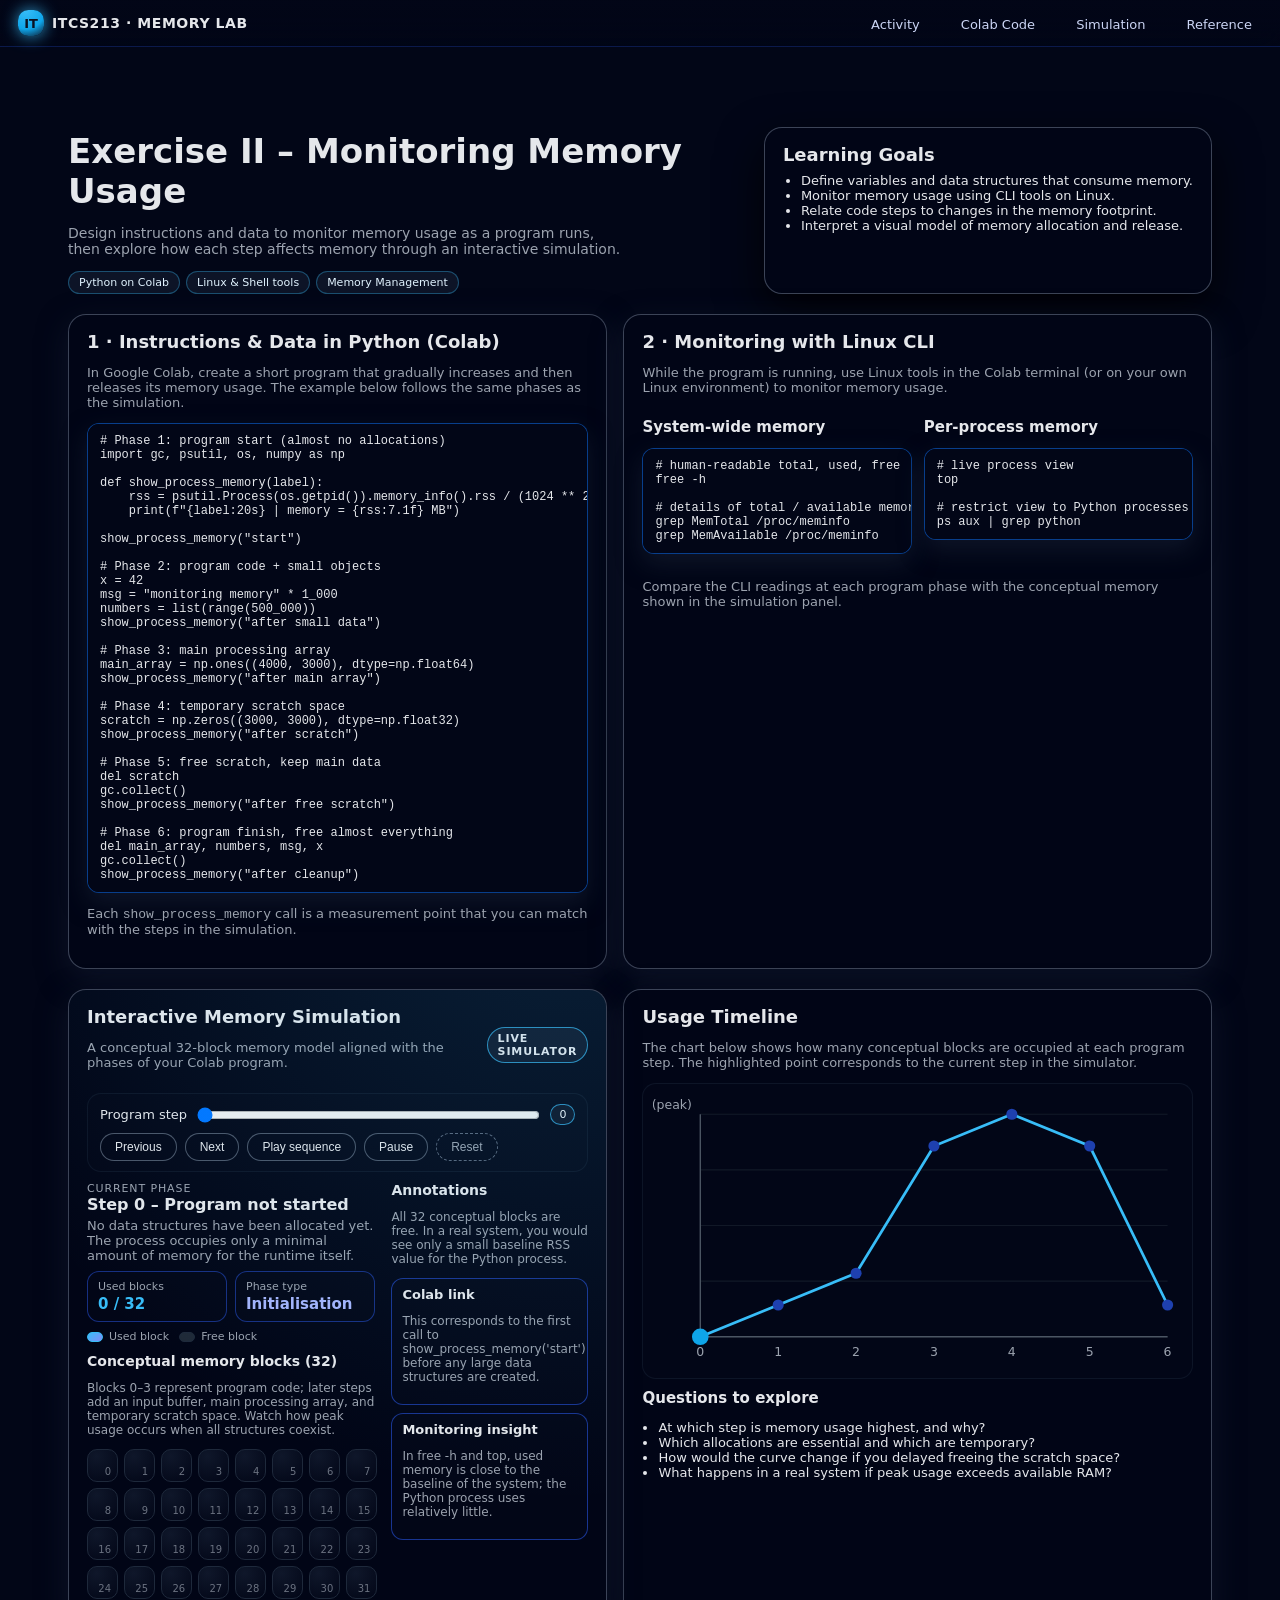
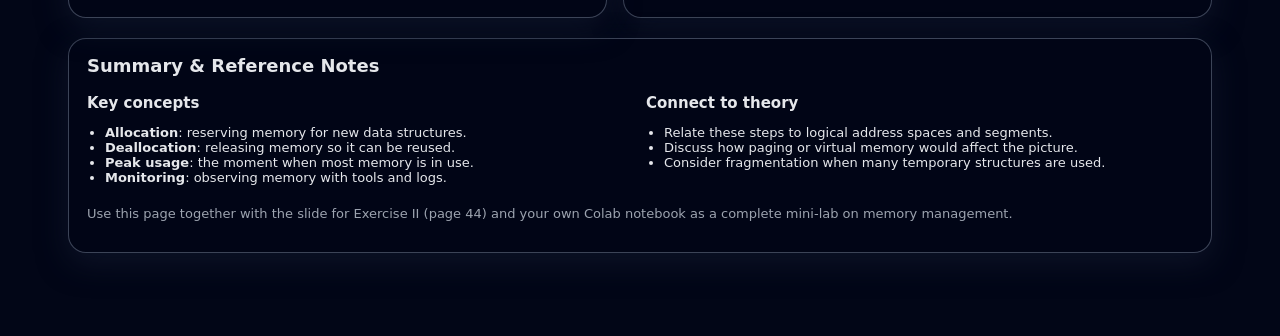
<file: ComArchWeek14Group/index.html>
<!DOCTYPE html>
<html lang="en">
<head>
  <meta charset="UTF-8" />
  <title>Exercise II – Memory Monitoring Lab</title>
  <meta name="viewport" content="width=device-width, initial-scale=1" />
  <link rel="stylesheet" href="styles.css" />
</head>
<body>
  <div class="bg-layer"></div>
  <header class="topbar">
    <div class="brand">
      <span class="brand-mark">IT</span>
      <span class="brand-text">ITCS213 · Memory Lab</span>
    </div>
    <nav class="nav-links">
      <a href="#overview">Activity</a>
      <a href="#colab">Colab Code</a>
      <a href="#simulation">Simulation</a>
      <a href="#reference">Reference</a>
    </nav>
  </header>

  <main class="page">
    <section class="hero" id="overview">
      <div class="hero-main">
        <h1>Exercise II – Monitoring Memory Usage</h1>
        <p class="hero-subtitle">
          Design instructions and data to monitor memory usage as a program runs, then explore
          how each step affects memory through an interactive simulation.
        </p>
        <div class="hero-tags">
          <span class="tag">Python on Colab</span>
          <span class="tag">Linux &amp; Shell tools</span>
          <span class="tag">Memory Management</span>
        </div>
      </div>
      <aside class="hero-aside">
        <div class="hero-card">
          <h2>Learning Goals</h2>
          <ul>
            <li>Define variables and data structures that consume memory.</li>
            <li>Monitor memory usage using CLI tools on Linux.</li>
            <li>Relate code steps to changes in the memory footprint.</li>
            <li>Interpret a visual model of memory allocation and release.</li>
          </ul>
        </div>
      </aside>
    </section>

    <section class="grid-two" id="colab">
      <article class="card">
        <h2>1 · Instructions &amp; Data in Python (Colab)</h2>
        <p class="muted">
          In Google Colab, create a short program that gradually increases and then releases its
          memory usage. The example below follows the same phases as the simulation.
        </p>
<pre class="code"><code># Phase 1: program start (almost no allocations)
import gc, psutil, os, numpy as np

def show_process_memory(label):
    rss = psutil.Process(os.getpid()).memory_info().rss / (1024 ** 2)
    print(f"{label:20s} | memory = {rss:7.1f} MB")

show_process_memory("start")

# Phase 2: program code + small objects
x = 42
msg = "monitoring memory" * 1_000
numbers = list(range(500_000))
show_process_memory("after small data")

# Phase 3: main processing array
main_array = np.ones((4000, 3000), dtype=np.float64)
show_process_memory("after main array")

# Phase 4: temporary scratch space
scratch = np.zeros((3000, 3000), dtype=np.float32)
show_process_memory("after scratch")

# Phase 5: free scratch, keep main data
del scratch
gc.collect()
show_process_memory("after free scratch")

# Phase 6: program finish, free almost everything
del main_array, numbers, msg, x
gc.collect()
show_process_memory("after cleanup")</code></pre>
        <p class="muted">
          Each <code>show_process_memory</code> call is a measurement point that you can match
          with the steps in the simulation.
        </p>
      </article>

      <article class="card">
        <h2>2 · Monitoring with Linux CLI</h2>
        <p class="muted">
          While the program is running, use Linux tools in the Colab terminal (or on your own
          Linux environment) to monitor memory usage.
        </p>

        <div class="columns-2">
          <div>
            <h3>System-wide memory</h3>
<pre class="code small"><code># human-readable total, used, free
free -h

# details of total / available memory
grep MemTotal /proc/meminfo
grep MemAvailable /proc/meminfo</code></pre>
          </div>
          <div>
            <h3>Per-process memory</h3>
<pre class="code small"><code># live process view
top

# restrict view to Python processes
ps aux | grep python</code></pre>
          </div>
        </div>

        <p class="muted">
          Compare the CLI readings at each program phase with the conceptual memory shown
          in the simulation panel.
        </p>
      </article>
    </section>

    <section class="grid-two" id="simulation">
      <article class="card sim-card">
        <header class="sim-header">
          <div>
            <h2>Interactive Memory Simulation</h2>
            <p class="muted">
              A conceptual 32-block memory model aligned with the phases of your Colab program.
            </p>
          </div>
          <div class="pill-label">Live simulator</div>
        </header>

        <div class="sim-controls">
          <div class="sim-controls-row">
            <label class="slider-label">
              <span class="label-text">Program step</span>
              <input type="range" id="step-slider" min="0" max="6" value="0" />
              <span id="step-number" class="slider-value">0</span>
            </label>
          </div>
          <div class="sim-controls-row">
            <button id="btn-prev">Previous</button>
            <button id="btn-next">Next</button>
            <button id="btn-play">Play sequence</button>
            <button id="btn-pause">Pause</button>
            <button id="btn-reset" class="ghost">Reset</button>
          </div>
        </div>

        <div class="sim-layout">
          <div class="sim-main">
            <div class="step-header">
              <div class="step-label">Current phase</div>
              <div id="step-title" class="step-title">Step title</div>
            </div>
            <p id="step-desc" class="step-desc">
              Description of what happens at this step will appear here.
            </p>

            <div class="metrics-row">
              <div class="metric">
                <div class="metric-label">Used blocks</div>
                <div id="used-count" class="metric-value">0 / 32</div>
              </div>
              <div class="metric">
                <div class="metric-label">Phase type</div>
                <div id="phase-type" class="metric-value secondary">Initialisation</div>
              </div>
            </div>

            <div class="legend">
              <div class="legend-item">
                <span class="legend-swatch used"></span><span>Used block</span>
              </div>
              <div class="legend-item">
                <span class="legend-swatch free"></span><span>Free block</span>
              </div>
            </div>

            <div class="memory-grid-wrapper">
              <h3>Conceptual memory blocks (32)</h3>
              <p class="muted small">
                Blocks 0–3 represent program code; later steps add an input buffer, main
                processing array, and temporary scratch space. Watch how peak usage occurs
                when all structures coexist.
              </p>
              <div id="memory-grid" class="memory-grid"></div>
            </div>
          </div>

          <aside class="sim-aside">
            <h3>Annotations</h3>
            <p id="breakdown-text" class="muted small">
              Detailed explanation of the current memory layout appears here.
            </p>
            <div class="annotation-card">
              <h4>Colab link</h4>
              <p class="muted small" id="colab-tip">
                Tip text for connecting this phase to the Colab program.
              </p>
            </div>
            <div class="annotation-card">
              <h4>Monitoring insight</h4>
              <p class="muted small" id="monitor-tip">
                Insight on what you should see in <code>free -h</code> / <code>top</code> for this phase.
              </p>
            </div>
          </aside>
        </div>
      </article>

      <article class="card">
        <h2>Usage Timeline</h2>
        <p class="muted">
          The chart below shows how many conceptual blocks are occupied at each program step.
          The highlighted point corresponds to the current step in the simulator.
        </p>
        <div class="chart-shell">
          <svg id="usage-chart" viewBox="0 0 380 200" preserveAspectRatio="xMidYMid meet"></svg>
        </div>

        <div class="reflection">
          <h3>Questions to explore</h3>
          <ul>
            <li>At which step is memory usage highest, and why?</li>
            <li>Which allocations are essential and which are temporary?</li>
            <li>How would the curve change if you delayed freeing the scratch space?</li>
            <li>What happens in a real system if peak usage exceeds available RAM?</li>
          </ul>
        </div>
      </article>
    </section>

    <section class="grid-one" id="reference">
      <article class="card">
        <h2>Summary &amp; Reference Notes</h2>
        <div class="columns-2">
          <div>
            <h3>Key concepts</h3>
            <ul class="bullet">
              <li><strong>Allocation</strong>: reserving memory for new data structures.</li>
              <li><strong>Deallocation</strong>: releasing memory so it can be reused.</li>
              <li><strong>Peak usage</strong>: the moment when most memory is in use.</li>
              <li><strong>Monitoring</strong>: observing memory with tools and logs.</li>
            </ul>
          </div>
          <div>
            <h3>Connect to theory</h3>
            <ul class="bullet">
              <li>Relate these steps to logical address spaces and segments.</li>
              <li>Discuss how paging or virtual memory would affect the picture.</li>
              <li>Consider fragmentation when many temporary structures are used.</li>
            </ul>
          </div>
        </div>
        <p class="muted top-space">
          Use this page together with the slide for Exercise II (page 44) and your own Colab
          notebook as a complete mini-lab on memory management.
        </p>
      </article>
    </section>
  </main>
  <script src="script.js"></script>
</body>
</html>
</file>
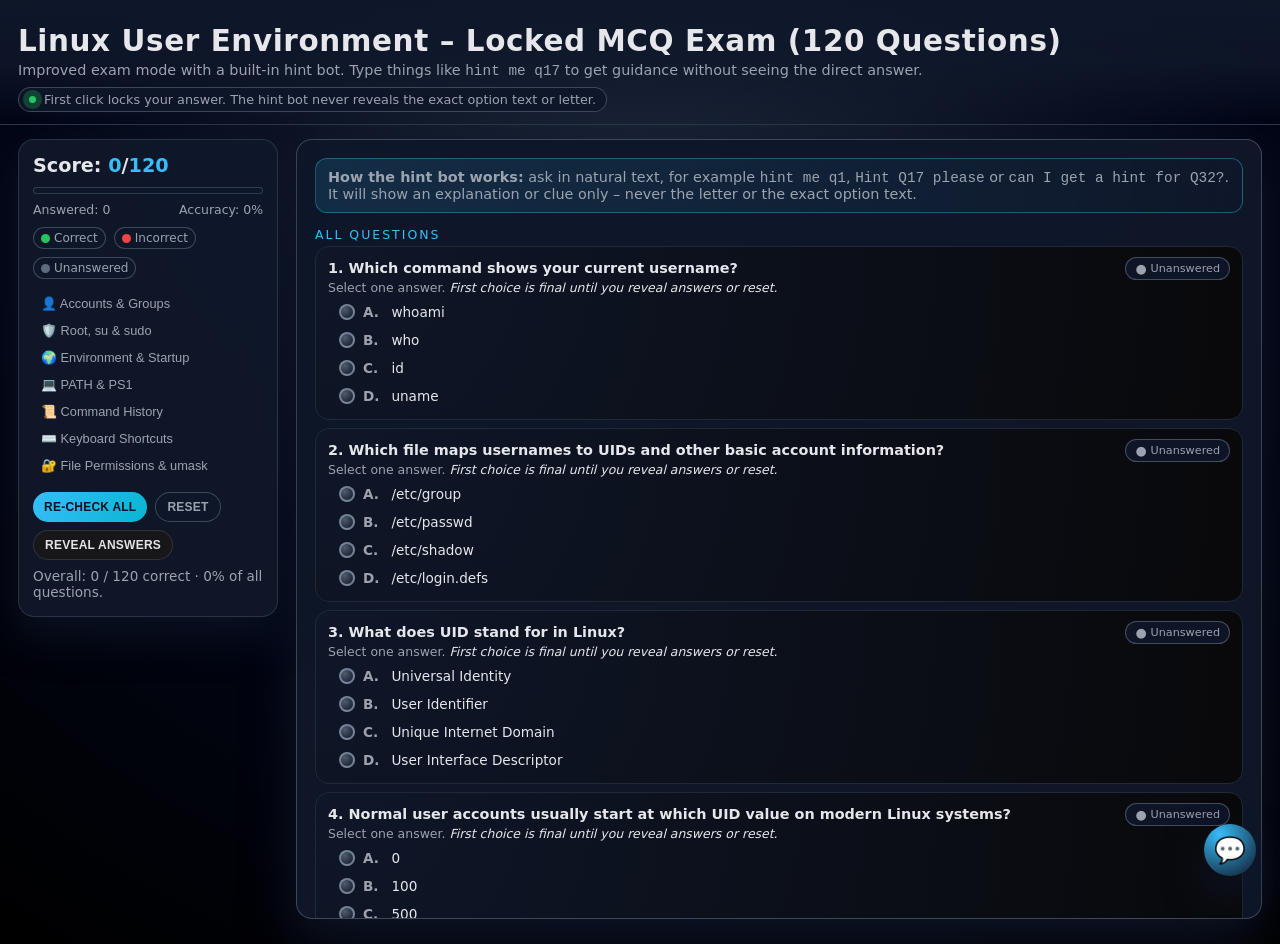
<file: Linux/Index.html>
<!DOCTYPE html>
<html lang="en">
<head>
  <meta charset="UTF-8">
  <title>Linux User Environment – Locked MCQ Exam (120 Questions) + Hint Bot</title>
  <meta name="viewport" content="width=device-width, initial-scale=1.0">
  <style>
    :root {
      --bg: #020617;
      --card-bg: #020617;
      --accent: #38bdf8;
      --accent-soft: rgba(56, 189, 248, 0.14);
      --accent-strong: #06b6d4;
      --danger: #ef4444;
      --danger-soft: rgba(248, 113, 113, 0.16);
      --success: #22c55e;
      --success-soft: rgba(34, 197, 94, 0.18);
      --border-subtle: #1f2937;
      --text-main: #e5e7eb;
      --text-muted: #9ca3af;
      --radius-lg: 16px;
    }
    * { box-sizing: border-box; }
    body {
      margin: 0;
      font-family: system-ui, -apple-system, BlinkMacSystemFont, "Segoe UI", sans-serif;
      background: radial-gradient(circle at top, #1e293b 0, #020617 55%, #000 100%);
      color: var(--text-main);
      min-height: 100vh;
      display: flex;
      flex-direction: column;
    }
    header {
      padding: 24px 18px 12px;
      position: sticky;
      top: 0;
      z-index: 10;
      backdrop-filter: blur(18px);
      background: linear-gradient(to bottom, rgba(15,23,42,0.97), rgba(15,23,42,0.85), transparent);
      border-bottom: 1px solid rgba(148,163,184,0.22);
    }
    header h1 {
      margin: 0 0 4px;
      font-size: clamp(1.4rem, 2.3vw, 2rem);
      letter-spacing: 0.02em;
    }
    header p {
      margin: 0;
      font-size: 0.9rem;
      color: var(--text-muted);
    }
    #shell-chip {
      display: inline-flex;
      align-items: center;
      gap: 8px;
      margin-top: 8px;
      padding: 4px 10px;
      border-radius: 999px;
      border: 1px solid rgba(148,163,184,0.35);
      font-size: 0.8rem;
      color: var(--text-muted);
      background: rgba(15,23,42,0.9);
    }
    #shell-dot {
      width: 7px; height: 7px; border-radius: 999px;
      background: #22c55e;
      box-shadow: 0 0 0 6px rgba(34,197,94,0.25);
    }
    main {
      flex: 1;
      display: flex;
      gap: 18px;
      padding: 14px 18px 26px;
      max-width: 1280px;
      width: 100%;
      margin: 0 auto;
    }
    #sidebar {
      flex: 0 0 260px;
      max-width: 260px;
      position: sticky;
      top: 110px;
      align-self: flex-start;
      background: rgba(15,23,42,0.97);
      border-radius: var(--radius-lg);
      border: 1px solid rgba(148,163,184,0.2);
      padding: 14px 14px 16px;
      box-shadow: 0 18px 40px rgba(15,23,42,0.75);
    }
    #score {
      font-size: 1.2rem;
      font-weight: 600;
    }
    #score span { color: var(--accent); }
    #progress-bar-shell {
      margin-top: 10px;
      width: 100%;
      height: 7px;
      border-radius: 999px;
      background: rgba(15,23,42,0.9);
      border: 1px solid rgba(51,65,85,0.9);
      padding: 1px;
    }
    #progress-bar-fill {
      height: 100%;
      width: 0;
      border-radius: 999px;
      background: linear-gradient(90deg, var(--accent), var(--accent-strong));
      transition: width 0.2s ease-out;
    }
    .summary-line {
      font-size: 0.78rem;
      color: var(--text-muted);
      margin-top: 8px;
      display: flex;
      justify-content: space-between;
    }
    #legend {
      margin-top: 10px;
      display: flex;
      gap: 8px;
      flex-wrap: wrap;
      font-size: 0.75rem;
      color: var(--text-muted);
    }
    .legend-pill {
      display: inline-flex;
      align-items: center;
      gap: 4px;
      padding: 3px 7px;
      border-radius: 999px;
      border: 1px solid rgba(148,163,184,0.35);
      background: rgba(15,23,42,0.9);
    }
    .legend-dot {
      width: 9px; height: 9px; border-radius: 999px;
    }
    .legend-dot.correct { background: var(--success); }
    .legend-dot.incorrect { background: var(--danger); }
    .legend-dot.neutral { background: rgba(148,163,184,0.6); }
    #section-list {
      list-style: none;
      padding: 0;
      margin: 10px 0 0;
      font-size: 0.82rem;
      max-height: 220px;
      overflow: auto;
    }
    #section-list li { margin: 2px 0; }
    #section-list button {
      width: 100%;
      text-align: left;
      border-radius: 999px;
      border: none;
      background: transparent;
      color: var(--text-muted);
      padding: 5px 8px;
      cursor: pointer;
      transition: background 0.16s, color 0.16s;
      font-size: 0.8rem;
    }
    #section-list button:hover {
      background: rgba(15,23,42,0.8);
      color: var(--accent);
    }
    #controls {
      margin-top: 12px;
      display: flex;
      flex-wrap: wrap;
      gap: 8px;
    }
    .btn {
      padding: 7px 11px;
      border-radius: 999px;
      border: none;
      font-size: 0.75rem;
      letter-spacing: 0.02em;
      text-transform: uppercase;
      cursor: pointer;
      display: inline-flex;
      align-items: center;
      gap: 5px;
      font-weight: 600;
    }
    #checkBtn {
      background: linear-gradient(120deg, var(--accent), var(--accent-strong));
      color: #0b1220;
    }
    #resetBtn {
      background: rgba(15,23,42,0.95);
      color: var(--text-muted);
      border: 1px solid rgba(148,163,184,0.35);
    }
    #showAnswersBtn {
      background: rgba(24,24,27,0.98);
      color: #e4e4e7;
      border: 1px solid rgba(250,250,250,0.12);
    }
    #quiz-container {
      flex: 1;
      background: rgba(15,23,42,0.97);
      border-radius: var(--radius-lg);
      border: 1px solid rgba(148,163,184,0.35);
      padding: 18px 18px 80px;
      box-shadow: 0 20px 50px rgba(15,23,42,0.9);
      max-height: calc(100vh - 120px);
      overflow: auto;
    }
    #intro {
      font-size: 0.9rem;
      color: var(--text-muted);
      margin-bottom: 14px;
      padding: 10px 12px;
      border-radius: 12px;
      background: radial-gradient(circle at left top, var(--accent-soft), rgba(15,23,42,0.97));
      border: 1px solid rgba(56,189,248,0.38);
    }
    .section-label {
      font-size: 0.78rem;
      text-transform: uppercase;
      letter-spacing: 0.16em;
      color: var(--accent);
      margin-top: 12px;
      margin-bottom: 4px;
    }
    .question {
      border-radius: 14px;
      border: 1px solid var(--border-subtle);
      padding: 10px 12px 8px;
      margin-bottom: 8px;
      background: radial-gradient(circle at top left, rgba(15,23,42,0.98), rgba(9,9,11,0.98));
      position: relative;
      transition: border-color 0.16s, box-shadow 0.16s, background 0.16s;
    }
    .question.correct {
      border-color: rgba(34,197,94,0.85);
      box-shadow: 0 0 0 1px rgba(34,197,94,0.4);
    }
    .question.incorrect {
      border-color: rgba(248,113,113,0.9);
      box-shadow: 0 0 0 1px rgba(248,113,113,0.4);
    }
    .question-header {
      display: flex;
      justify-content: space-between;
      align-items: baseline;
      gap: 8px;
    }
    .question-title {
      font-size: 0.9rem;
      font-weight: 600;
      margin: 0 0 2px;
    }
    .question-meta {
      font-size: 0.78rem;
      color: var(--text-muted);
      margin: 0 0 4px;
    }
    .question-meta .hint {
      color: #e5e7eb;
      font-style: italic;
    }
    .status-pill {
      font-size: 0.7rem;
      padding: 3px 9px;
      border-radius: 999px;
      display: inline-flex;
      align-items: center;
      gap: 4px;
      border: 1px solid transparent;
      white-space: nowrap;
    }
    .status-pill.neutral {
      border-color: rgba(148,163,184,0.4);
      color: var(--text-muted);
      background: rgba(15,23,42,0.9);
    }
    .status-pill.correct {
      border-color: rgba(34,197,94,0.9);
      color: var(--success);
      background: rgba(22,163,74,0.16);
    }
    .status-pill.incorrect {
      border-color: rgba(248,113,113,0.95);
      color: #fecaca;
      background: rgba(127,29,29,0.45);
    }
    .status-pill span.icon { font-size: 0.8rem; }

    .options label {
      display: flex;
      align-items: center;
      gap: 8px;
      font-size: 0.85rem;
      margin: 2px 0;
      cursor: pointer;
      border-radius: 999px;
      padding: 4px 10px;
      transition: background 0.16s, border-color 0.16s, box-shadow 0.16s, color 0.16s;
      border: 1px solid transparent;
      position: relative;
    }
    .options label:hover {
      border-color: rgba(148,163,184,0.55);
      background: rgba(15,23,42,0.9);
    }
    .options input[type="radio"] {
      position: absolute;
      opacity: 0;
      pointer-events: none;
    }
    .circle {
      width: 16px;
      height: 16px;
      border-radius: 999px;
      border: 2px solid rgba(148,163,184,0.7);
      box-shadow: 0 0 0 1px rgba(15,23,42,0.9);
      background: radial-gradient(circle at 30% 30%, rgba(148,163,184,0.5), transparent);
      flex-shrink: 0;
    }
    .opt-label {
      font-weight: 600;
      color: var(--text-muted);
      min-width: 1.5em;
    }
    .opt-text {
      color: var(--text-main);
    }
    .opt-chosen {
      border-color: rgba(148,163,184,0.7);
      background: rgba(15,23,42,0.9);
    }
    .opt-chosen .circle {
      border-color: #38bdf8;
      background: radial-gradient(circle at 30% 30%, #bae6fd, #0f172a);
      box-shadow: 0 0 0 2px rgba(56,189,248,0.4);
    }
    .opt-chosen-correct {
      border-color: rgba(34,197,94,0.9);
      background: var(--success-soft);
      color: #bbf7d0;
    }
    .opt-chosen-correct .opt-label {
      color: #bbf7d0;
    }
    .opt-chosen-correct .circle {
      border-color: #22c55e;
      background: radial-gradient(circle at 30% 30%, #bbf7d0, #052e16);
      box-shadow: 0 0 0 3px rgba(34,197,94,0.7);
    }
    .opt-chosen-wrong {
      border-color: rgba(248,113,113,0.9);
      background: var(--danger-soft);
      color: #fee2e2;
    }
    .opt-chosen-wrong .opt-label {
      color: #fee2e2;
    }
    .opt-chosen-wrong .circle {
      border-color: #ef4444;
      background: radial-gradient(circle at 30% 30%, #fecaca, #450a0a);
      box-shadow: 0 0 0 3px rgba(248,113,113,0.7);
    }
    #result {
      margin-top: 8px;
      font-size: 0.85rem;
      color: var(--text-muted);
    }

    /* Chat bot styles */
    #chat-toggle {
      position: fixed;
      right: 24px;
      bottom: 24px;
      z-index: 20;
      width: 52px;
      height: 52px;
      border-radius: 999px;
      border: none;
      background: radial-gradient(circle at 30% 20%, #38bdf8, #0f172a);
      color: white;
      box-shadow: 0 18px 40px rgba(15,23,42,0.95);
      display: flex;
      align-items: center;
      justify-content: center;
      cursor: pointer;
      font-size: 1.6rem;
    }
    #chat-panel {
      position: fixed;
      right: 24px;
      bottom: 90px;
      width: 320px;
      max-height: 420px;
      background: rgba(15,23,42,0.98);
      border-radius: 18px;
      border: 1px solid rgba(148,163,184,0.45);
      box-shadow: 0 18px 50px rgba(15,23,42,0.98);
      display: none;
      flex-direction: column;
      overflow: hidden;
      z-index: 30;
    }
    #chat-header {
      padding: 10px 12px;
      border-bottom: 1px solid rgba(51,65,85,0.9);
      display: flex;
      align-items: center;
      justify-content: space-between;
      gap: 8px;
    }
    #chat-header-title {
      font-size: 0.9rem;
      font-weight: 600;
    }
    #chat-header-sub {
      font-size: 0.75rem;
      color: var(--text-muted);
    }
    #chat-close {
      border: none;
      background: transparent;
      color: var(--text-muted);
      cursor: pointer;
      font-size: 1.2rem;
    }
    #chat-messages {
      flex: 1;
      padding: 10px 10px 4px;
      overflow-y: auto;
      font-size: 0.82rem;
    }
    .chat-msg {
      margin-bottom: 6px;
      display: flex;
    }
    .chat-msg.user {
      justify-content: flex-end;
    }
    .chat-bubble {
      max-width: 82%;
      padding: 6px 9px;
      border-radius: 12px;
      line-height: 1.35;
    }
    .chat-msg.user .chat-bubble {
      background: linear-gradient(120deg, #38bdf8, #06b6d4);
      color: #0b1220;
      border-bottom-right-radius: 2px;
    }
    .chat-msg.bot .chat-bubble {
      background: rgba(15,23,42,0.9);
      border: 1px solid rgba(148,163,184,0.5);
      color: var(--text-main);
      border-bottom-left-radius: 2px;
    }
    #chat-input-row {
      display: flex;
      padding: 6px;
      border-top: 1px solid rgba(51,65,85,0.9);
      gap: 6px;
      background: rgba(2,6,23,0.98);
    }
    #chat-input {
      flex: 1;
      border-radius: 999px;
      border: 1px solid rgba(51,65,85,0.9);
      background: rgba(15,23,42,0.9);
      padding: 6px 10px;
      color: var(--text-main);
      font-size: 0.8rem;
    }
    #chat-send {
      border-radius: 999px;
      border: none;
      background: linear-gradient(120deg, #22c55e, #16a34a);
      color: #022c22;
      padding: 6px 10px;
      font-size: 0.78rem;
      font-weight: 600;
      cursor: pointer;
    }
    #chat-input::placeholder {
      color: rgba(148,163,184,0.8);
    }

    @media (max-width: 960px) {
      main { flex-direction: column; }
      #sidebar {
        position: static;
        max-width: 100%;
        width: 100%;
        order: -1;
      }
      #quiz-container { max-height: none; }
      #chat-panel {
        right: 12px;
        bottom: 80px;
        width: calc(100% - 24px);
        max-width: 420px;
      }
      #chat-toggle {
        right: 16px;
        bottom: 16px;
      }
    }
    @media (max-width: 640px) {
      main { padding: 10px; }
      #quiz-container { padding: 14px 12px 80px; }
      #sidebar { padding: 11px 11px 13px; }
    }
  </style>
</head>
<body>
  <header>
    <h1>Linux User Environment – Locked MCQ Exam (120 Questions)</h1>
    <p>Improved exam mode with a built-in hint bot. Type things like <code>hint me q17</code> to get guidance without seeing the direct answer.</p>
    <div id="shell-chip">
      <div id="shell-dot"></div>
      <span>First click locks your answer. The hint bot never reveals the exact option text or letter.</span>
    </div>
  </header>
  <main>
    <aside id="sidebar">
      <div id="score">Score: <span id="score-correct">0</span>/<span id="score-total">0</span></div>
      <div id="progress-bar-shell">
        <div id="progress-bar-fill"></div>
      </div>
      <div class="summary-line">
        <span>Answered: <span id="answered-count">0</span></span>
        <span>Accuracy: <span id="accuracy">0%</span></span>
      </div>

      <div id="legend">
        <div class="legend-pill"><span class="legend-dot correct"></span>Correct</div>
        <div class="legend-pill"><span class="legend-dot incorrect"></span>Incorrect</div>
        <div class="legend-pill"><span class="legend-dot neutral"></span>Unanswered</div>
      </div>

      <ul id="section-list">
        <li><button data-section="Accounts &amp; Groups">👤 Accounts &amp; Groups</button></li>
        <li><button data-section="Root &amp; sudo">🛡️ Root, su &amp; sudo</button></li>
        <li><button data-section="Environment">🌍 Environment &amp; Startup</button></li>
        <li><button data-section="PATH &amp; PS1">💻 PATH &amp; PS1</button></li>
        <li><button data-section="History">📜 Command History</button></li>
        <li><button data-section="Keyboard">⌨️ Keyboard Shortcuts</button></li>
        <li><button data-section="Permissions">🔐 File Permissions &amp; umask</button></li>
      </ul>

      <div id="controls">
        <button id="checkBtn" class="btn" type="button">Re-check all</button>
        <button id="resetBtn" class="btn" type="button">Reset</button>
        <button id="showAnswersBtn" class="btn" type="button">Reveal answers</button>
      </div>

      <div id="result"></div>
    </aside>

    <section id="quiz-container">
      <div id="intro">
        <strong>How the hint bot works:</strong> ask in natural text, for example
        <code>hint me q1</code>, <code>Hint Q17 please</code> or <code>can I get a hint for Q32?</code>.
        It will show an explanation or clue only – never the letter or the exact option text.
      </div>

      <div id="quiz">
        <div class="section-label">ALL QUESTIONS</div>
        
    <div class="question" id="q1-block" data-question data-section="Accounts & Groups">
      <div class="question-header">
        <p class="question-title">1. Which command shows your current username?</p>
        <div class="status-pill neutral" id="q1-status"><span class="icon">●</span><span>Unanswered</span></div>
      </div>
      <p class="question-meta">Select one answer. <span class="hint">First choice is final until you reveal answers or reset.</span></p>
      <div class="options" role="radiogroup">
        <label>
          <input type="radio" name="q1" value="A">
          <span class="circle"></span>
          <span class="opt-label">A.</span>
          <span class="opt-text">whoami</span>
        </label>
        <label>
          <input type="radio" name="q1" value="B">
          <span class="circle"></span>
          <span class="opt-label">B.</span>
          <span class="opt-text">who</span>
        </label>
        <label>
          <input type="radio" name="q1" value="C">
          <span class="circle"></span>
          <span class="opt-label">C.</span>
          <span class="opt-text">id</span>
        </label>
        <label>
          <input type="radio" name="q1" value="D">
          <span class="circle"></span>
          <span class="opt-label">D.</span>
          <span class="opt-text">uname</span>
        </label>
      </div>
    </div>
    

    <div class="question" id="q2-block" data-question data-section="Accounts & Groups">
      <div class="question-header">
        <p class="question-title">2. Which file maps usernames to UIDs and other basic account information?</p>
        <div class="status-pill neutral" id="q2-status"><span class="icon">●</span><span>Unanswered</span></div>
      </div>
      <p class="question-meta">Select one answer. <span class="hint">First choice is final until you reveal answers or reset.</span></p>
      <div class="options" role="radiogroup">
        <label>
          <input type="radio" name="q2" value="A">
          <span class="circle"></span>
          <span class="opt-label">A.</span>
          <span class="opt-text">/etc/group</span>
        </label>
        <label>
          <input type="radio" name="q2" value="B">
          <span class="circle"></span>
          <span class="opt-label">B.</span>
          <span class="opt-text">/etc/passwd</span>
        </label>
        <label>
          <input type="radio" name="q2" value="C">
          <span class="circle"></span>
          <span class="opt-label">C.</span>
          <span class="opt-text">/etc/shadow</span>
        </label>
        <label>
          <input type="radio" name="q2" value="D">
          <span class="circle"></span>
          <span class="opt-label">D.</span>
          <span class="opt-text">/etc/login.defs</span>
        </label>
      </div>
    </div>
    

    <div class="question" id="q3-block" data-question data-section="Accounts & Groups">
      <div class="question-header">
        <p class="question-title">3. What does UID stand for in Linux?</p>
        <div class="status-pill neutral" id="q3-status"><span class="icon">●</span><span>Unanswered</span></div>
      </div>
      <p class="question-meta">Select one answer. <span class="hint">First choice is final until you reveal answers or reset.</span></p>
      <div class="options" role="radiogroup">
        <label>
          <input type="radio" name="q3" value="A">
          <span class="circle"></span>
          <span class="opt-label">A.</span>
          <span class="opt-text">Universal Identity</span>
        </label>
        <label>
          <input type="radio" name="q3" value="B">
          <span class="circle"></span>
          <span class="opt-label">B.</span>
          <span class="opt-text">User Identifier</span>
        </label>
        <label>
          <input type="radio" name="q3" value="C">
          <span class="circle"></span>
          <span class="opt-label">C.</span>
          <span class="opt-text">Unique Internet Domain</span>
        </label>
        <label>
          <input type="radio" name="q3" value="D">
          <span class="circle"></span>
          <span class="opt-label">D.</span>
          <span class="opt-text">User Interface Descriptor</span>
        </label>
      </div>
    </div>
    

    <div class="question" id="q4-block" data-question data-section="Accounts & Groups">
      <div class="question-header">
        <p class="question-title">4. Normal user accounts usually start at which UID value on modern Linux systems?</p>
        <div class="status-pill neutral" id="q4-status"><span class="icon">●</span><span>Unanswered</span></div>
      </div>
      <p class="question-meta">Select one answer. <span class="hint">First choice is final until you reveal answers or reset.</span></p>
      <div class="options" role="radiogroup">
        <label>
          <input type="radio" name="q4" value="A">
          <span class="circle"></span>
          <span class="opt-label">A.</span>
          <span class="opt-text">0</span>
        </label>
        <label>
          <input type="radio" name="q4" value="B">
          <span class="circle"></span>
          <span class="opt-label">B.</span>
          <span class="opt-text">100</span>
        </label>
        <label>
          <input type="radio" name="q4" value="C">
          <span class="circle"></span>
          <span class="opt-label">C.</span>
          <span class="opt-text">500</span>
        </label>
        <label>
          <input type="radio" name="q4" value="D">
          <span class="circle"></span>
          <span class="opt-label">D.</span>
          <span class="opt-text">1000</span>
        </label>
      </div>
    </div>
    

    <div class="question" id="q5-block" data-question data-section="Accounts & Groups">
      <div class="question-header">
        <p class="question-title">5. Which command shows your UID, GID and all groups you belong to?</p>
        <div class="status-pill neutral" id="q5-status"><span class="icon">●</span><span>Unanswered</span></div>
      </div>
      <p class="question-meta">Select one answer. <span class="hint">First choice is final until you reveal answers or reset.</span></p>
      <div class="options" role="radiogroup">
        <label>
          <input type="radio" name="q5" value="A">
          <span class="circle"></span>
          <span class="opt-label">A.</span>
          <span class="opt-text">whoami</span>
        </label>
        <label>
          <input type="radio" name="q5" value="B">
          <span class="circle"></span>
          <span class="opt-label">B.</span>
          <span class="opt-text">groups</span>
        </label>
        <label>
          <input type="radio" name="q5" value="C">
          <span class="circle"></span>
          <span class="opt-label">C.</span>
          <span class="opt-text">id</span>
        </label>
        <label>
          <input type="radio" name="q5" value="D">
          <span class="circle"></span>
          <span class="opt-label">D.</span>
          <span class="opt-text">logname</span>
        </label>
      </div>
    </div>
    

    <div class="question" id="q6-block" data-question data-section="Accounts & Groups">
      <div class="question-header">
        <p class="question-title">6. Which command lists all groups and their members from the system database?</p>
        <div class="status-pill neutral" id="q6-status"><span class="icon">●</span><span>Unanswered</span></div>
      </div>
      <p class="question-meta">Select one answer. <span class="hint">First choice is final until you reveal answers or reset.</span></p>
      <div class="options" role="radiogroup">
        <label>
          <input type="radio" name="q6" value="A">
          <span class="circle"></span>
          <span class="opt-label">A.</span>
          <span class="opt-text">cat /etc/group</span>
        </label>
        <label>
          <input type="radio" name="q6" value="B">
          <span class="circle"></span>
          <span class="opt-label">B.</span>
          <span class="opt-text">cat /etc/passwd</span>
        </label>
        <label>
          <input type="radio" name="q6" value="C">
          <span class="circle"></span>
          <span class="opt-label">C.</span>
          <span class="opt-text">groups</span>
        </label>
        <label>
          <input type="radio" name="q6" value="D">
          <span class="circle"></span>
          <span class="opt-label">D.</span>
          <span class="opt-text">id</span>
        </label>
      </div>
    </div>
    

    <div class="question" id="q7-block" data-question data-section="Accounts & Groups">
      <div class="question-header">
        <p class="question-title">7. By default, every user belongs to which type of group?</p>
        <div class="status-pill neutral" id="q7-status"><span class="icon">●</span><span>Unanswered</span></div>
      </div>
      <p class="question-meta">Select one answer. <span class="hint">First choice is final until you reveal answers or reset.</span></p>
      <div class="options" role="radiogroup">
        <label>
          <input type="radio" name="q7" value="A">
          <span class="circle"></span>
          <span class="opt-label">A.</span>
          <span class="opt-text">System group</span>
        </label>
        <label>
          <input type="radio" name="q7" value="B">
          <span class="circle"></span>
          <span class="opt-label">B.</span>
          <span class="opt-text">Primary group</span>
        </label>
        <label>
          <input type="radio" name="q7" value="C">
          <span class="circle"></span>
          <span class="opt-label">C.</span>
          <span class="opt-text">Hidden group</span>
        </label>
        <label>
          <input type="radio" name="q7" value="D">
          <span class="circle"></span>
          <span class="opt-label">D.</span>
          <span class="opt-text">Wheel group</span>
        </label>
      </div>
    </div>
    

    <div class="question" id="q8-block" data-question data-section="Accounts & Groups">
      <div class="question-header">
        <p class="question-title">8. Which command creates a new user account?</p>
        <div class="status-pill neutral" id="q8-status"><span class="icon">●</span><span>Unanswered</span></div>
      </div>
      <p class="question-meta">Select one answer. <span class="hint">First choice is final until you reveal answers or reset.</span></p>
      <div class="options" role="radiogroup">
        <label>
          <input type="radio" name="q8" value="A">
          <span class="circle"></span>
          <span class="opt-label">A.</span>
          <span class="opt-text">useradd</span>
        </label>
        <label>
          <input type="radio" name="q8" value="B">
          <span class="circle"></span>
          <span class="opt-label">B.</span>
          <span class="opt-text">addusergroup</span>
        </label>
        <label>
          <input type="radio" name="q8" value="C">
          <span class="circle"></span>
          <span class="opt-label">C.</span>
          <span class="opt-text">newuser</span>
        </label>
        <label>
          <input type="radio" name="q8" value="D">
          <span class="circle"></span>
          <span class="opt-label">D.</span>
          <span class="opt-text">mkuser</span>
        </label>
      </div>
    </div>
    

    <div class="question" id="q9-block" data-question data-section="Accounts & Groups">
      <div class="question-header">
        <p class="question-title">9. Which directory is used as a template to populate a new user’s home directory?</p>
        <div class="status-pill neutral" id="q9-status"><span class="icon">●</span><span>Unanswered</span></div>
      </div>
      <p class="question-meta">Select one answer. <span class="hint">First choice is final until you reveal answers or reset.</span></p>
      <div class="options" role="radiogroup">
        <label>
          <input type="radio" name="q9" value="A">
          <span class="circle"></span>
          <span class="opt-label">A.</span>
          <span class="opt-text">/etc/home</span>
        </label>
        <label>
          <input type="radio" name="q9" value="B">
          <span class="circle"></span>
          <span class="opt-label">B.</span>
          <span class="opt-text">/etc/default</span>
        </label>
        <label>
          <input type="radio" name="q9" value="C">
          <span class="circle"></span>
          <span class="opt-label">C.</span>
          <span class="opt-text">/etc/skel</span>
        </label>
        <label>
          <input type="radio" name="q9" value="D">
          <span class="circle"></span>
          <span class="opt-label">D.</span>
          <span class="opt-text">/home/template</span>
        </label>
      </div>
    </div>
    

    <div class="question" id="q10-block" data-question data-section="Accounts & Groups">
      <div class="question-header">
        <p class="question-title">10. Which command removes a user account but leaves the home directory by default?</p>
        <div class="status-pill neutral" id="q10-status"><span class="icon">●</span><span>Unanswered</span></div>
      </div>
      <p class="question-meta">Select one answer. <span class="hint">First choice is final until you reveal answers or reset.</span></p>
      <div class="options" role="radiogroup">
        <label>
          <input type="radio" name="q10" value="A">
          <span class="circle"></span>
          <span class="opt-label">A.</span>
          <span class="opt-text">userdel</span>
        </label>
        <label>
          <input type="radio" name="q10" value="B">
          <span class="circle"></span>
          <span class="opt-label">B.</span>
          <span class="opt-text">deluser</span>
        </label>
        <label>
          <input type="radio" name="q10" value="C">
          <span class="circle"></span>
          <span class="opt-label">C.</span>
          <span class="opt-text">rmuser</span>
        </label>
        <label>
          <input type="radio" name="q10" value="D">
          <span class="circle"></span>
          <span class="opt-label">D.</span>
          <span class="opt-text">usermod -d</span>
        </label>
      </div>
    </div>
    

    <div class="question" id="q11-block" data-question data-section="Accounts & Groups">
      <div class="question-header">
        <p class="question-title">11. Which option to userdel also removes the user's home directory?</p>
        <div class="status-pill neutral" id="q11-status"><span class="icon">●</span><span>Unanswered</span></div>
      </div>
      <p class="question-meta">Select one answer. <span class="hint">First choice is final until you reveal answers or reset.</span></p>
      <div class="options" role="radiogroup">
        <label>
          <input type="radio" name="q11" value="A">
          <span class="circle"></span>
          <span class="opt-label">A.</span>
          <span class="opt-text">-R</span>
        </label>
        <label>
          <input type="radio" name="q11" value="B">
          <span class="circle"></span>
          <span class="opt-label">B.</span>
          <span class="opt-text">-f</span>
        </label>
        <label>
          <input type="radio" name="q11" value="C">
          <span class="circle"></span>
          <span class="opt-label">C.</span>
          <span class="opt-text">-r</span>
        </label>
        <label>
          <input type="radio" name="q11" value="D">
          <span class="circle"></span>
          <span class="opt-label">D.</span>
          <span class="opt-text">-h</span>
        </label>
      </div>
    </div>
    

    <div class="question" id="q12-block" data-question data-section="Accounts & Groups">
      <div class="question-header">
        <p class="question-title">12. Which command creates a new group?</p>
        <div class="status-pill neutral" id="q12-status"><span class="icon">●</span><span>Unanswered</span></div>
      </div>
      <p class="question-meta">Select one answer. <span class="hint">First choice is final until you reveal answers or reset.</span></p>
      <div class="options" role="radiogroup">
        <label>
          <input type="radio" name="q12" value="A">
          <span class="circle"></span>
          <span class="opt-label">A.</span>
          <span class="opt-text">groupdel</span>
        </label>
        <label>
          <input type="radio" name="q12" value="B">
          <span class="circle"></span>
          <span class="opt-label">B.</span>
          <span class="opt-text">groupadd</span>
        </label>
        <label>
          <input type="radio" name="q12" value="C">
          <span class="circle"></span>
          <span class="opt-label">C.</span>
          <span class="opt-text">groupmod</span>
        </label>
        <label>
          <input type="radio" name="q12" value="D">
          <span class="circle"></span>
          <span class="opt-label">D.</span>
          <span class="opt-text">addgroupuser</span>
        </label>
      </div>
    </div>
    

    <div class="question" id="q13-block" data-question data-section="Accounts & Groups">
      <div class="question-header">
        <p class="question-title">13. Which command deletes an existing group?</p>
        <div class="status-pill neutral" id="q13-status"><span class="icon">●</span><span>Unanswered</span></div>
      </div>
      <p class="question-meta">Select one answer. <span class="hint">First choice is final until you reveal answers or reset.</span></p>
      <div class="options" role="radiogroup">
        <label>
          <input type="radio" name="q13" value="A">
          <span class="circle"></span>
          <span class="opt-label">A.</span>
          <span class="opt-text">groupdel</span>
        </label>
        <label>
          <input type="radio" name="q13" value="B">
          <span class="circle"></span>
          <span class="opt-label">B.</span>
          <span class="opt-text">groupadd -d</span>
        </label>
        <label>
          <input type="radio" name="q13" value="C">
          <span class="circle"></span>
          <span class="opt-label">C.</span>
          <span class="opt-text">groupremove</span>
        </label>
        <label>
          <input type="radio" name="q13" value="D">
          <span class="circle"></span>
          <span class="opt-label">D.</span>
          <span class="opt-text">delgroupuser</span>
        </label>
      </div>
    </div>
    

    <div class="question" id="q14-block" data-question data-section="Accounts & Groups">
      <div class="question-header">
        <p class="question-title">14. Which command adds user alice to an extra group projectX while keeping other groups?</p>
        <div class="status-pill neutral" id="q14-status"><span class="icon">●</span><span>Unanswered</span></div>
      </div>
      <p class="question-meta">Select one answer. <span class="hint">First choice is final until you reveal answers or reset.</span></p>
      <div class="options" role="radiogroup">
        <label>
          <input type="radio" name="q14" value="A">
          <span class="circle"></span>
          <span class="opt-label">A.</span>
          <span class="opt-text">usermod -G projectX alice</span>
        </label>
        <label>
          <input type="radio" name="q14" value="B">
          <span class="circle"></span>
          <span class="opt-label">B.</span>
          <span class="opt-text">usermod -a -G projectX alice</span>
        </label>
        <label>
          <input type="radio" name="q14" value="C">
          <span class="circle"></span>
          <span class="opt-label">C.</span>
          <span class="opt-text">usermod -a projectX alice</span>
        </label>
        <label>
          <input type="radio" name="q14" value="D">
          <span class="circle"></span>
          <span class="opt-label">D.</span>
          <span class="opt-text">usermod -P projectX alice</span>
        </label>
      </div>
    </div>
    

    <div class="question" id="q15-block" data-question data-section="Accounts & Groups">
      <div class="question-header">
        <p class="question-title">15. Information about groups and their members is stored in which file?</p>
        <div class="status-pill neutral" id="q15-status"><span class="icon">●</span><span>Unanswered</span></div>
      </div>
      <p class="question-meta">Select one answer. <span class="hint">First choice is final until you reveal answers or reset.</span></p>
      <div class="options" role="radiogroup">
        <label>
          <input type="radio" name="q15" value="A">
          <span class="circle"></span>
          <span class="opt-label">A.</span>
          <span class="opt-text">/etc/gshadow</span>
        </label>
        <label>
          <input type="radio" name="q15" value="B">
          <span class="circle"></span>
          <span class="opt-label">B.</span>
          <span class="opt-text">/etc/login.defs</span>
        </label>
        <label>
          <input type="radio" name="q15" value="C">
          <span class="circle"></span>
          <span class="opt-label">C.</span>
          <span class="opt-text">/etc/group</span>
        </label>
        <label>
          <input type="radio" name="q15" value="D">
          <span class="circle"></span>
          <span class="opt-label">D.</span>
          <span class="opt-text">/etc/usergroups</span>
        </label>
      </div>
    </div>
    

    <div class="question" id="q16-block" data-question data-section="Root & sudo">
      <div class="question-header">
        <p class="question-title">16. What is the username of the superuser account?</p>
        <div class="status-pill neutral" id="q16-status"><span class="icon">●</span><span>Unanswered</span></div>
      </div>
      <p class="question-meta">Select one answer. <span class="hint">First choice is final until you reveal answers or reset.</span></p>
      <div class="options" role="radiogroup">
        <label>
          <input type="radio" name="q16" value="A">
          <span class="circle"></span>
          <span class="opt-label">A.</span>
          <span class="opt-text">admin</span>
        </label>
        <label>
          <input type="radio" name="q16" value="B">
          <span class="circle"></span>
          <span class="opt-label">B.</span>
          <span class="opt-text">root</span>
        </label>
        <label>
          <input type="radio" name="q16" value="C">
          <span class="circle"></span>
          <span class="opt-label">C.</span>
          <span class="opt-text">superuser</span>
        </label>
        <label>
          <input type="radio" name="q16" value="D">
          <span class="circle"></span>
          <span class="opt-label">D.</span>
          <span class="opt-text">system</span>
        </label>
      </div>
    </div>
    

    <div class="question" id="q17-block" data-question data-section="Root & sudo">
      <div class="question-header">
        <p class="question-title">17. Why is logging in directly as root usually discouraged?</p>
        <div class="status-pill neutral" id="q17-status"><span class="icon">●</span><span>Unanswered</span></div>
      </div>
      <p class="question-meta">Select one answer. <span class="hint">First choice is final until you reveal answers or reset.</span></p>
      <div class="options" role="radiogroup">
        <label>
          <input type="radio" name="q17" value="A">
          <span class="circle"></span>
          <span class="opt-label">A.</span>
          <span class="opt-text">Root cannot install packages</span>
        </label>
        <label>
          <input type="radio" name="q17" value="B">
          <span class="circle"></span>
          <span class="opt-label">B.</span>
          <span class="opt-text">Root has limited disk space</span>
        </label>
        <label>
          <input type="radio" name="q17" value="C">
          <span class="circle"></span>
          <span class="opt-label">C.</span>
          <span class="opt-text">Root has unrestricted power and mistakes are dangerous</span>
        </label>
        <label>
          <input type="radio" name="q17" value="D">
          <span class="circle"></span>
          <span class="opt-label">D.</span>
          <span class="opt-text">Root cannot run GUI programs</span>
        </label>
      </div>
    </div>
    

    <div class="question" id="q18-block" data-question data-section="Root & sudo">
      <div class="question-header">
        <p class="question-title">18. Which command temporarily runs a single command with elevated privileges?</p>
        <div class="status-pill neutral" id="q18-status"><span class="icon">●</span><span>Unanswered</span></div>
      </div>
      <p class="question-meta">Select one answer. <span class="hint">First choice is final until you reveal answers or reset.</span></p>
      <div class="options" role="radiogroup">
        <label>
          <input type="radio" name="q18" value="A">
          <span class="circle"></span>
          <span class="opt-label">A.</span>
          <span class="opt-text">su</span>
        </label>
        <label>
          <input type="radio" name="q18" value="B">
          <span class="circle"></span>
          <span class="opt-label">B.</span>
          <span class="opt-text">sudo</span>
        </label>
        <label>
          <input type="radio" name="q18" value="C">
          <span class="circle"></span>
          <span class="opt-label">C.</span>
          <span class="opt-text">runas</span>
        </label>
        <label>
          <input type="radio" name="q18" value="D">
          <span class="circle"></span>
          <span class="opt-label">D.</span>
          <span class="opt-text">elevate</span>
        </label>
      </div>
    </div>
    

    <div class="question" id="q19-block" data-question data-section="Root & sudo">
      <div class="question-header">
        <p class="question-title">19. Which command opens a new shell as another user (often root)?</p>
        <div class="status-pill neutral" id="q19-status"><span class="icon">●</span><span>Unanswered</span></div>
      </div>
      <p class="question-meta">Select one answer. <span class="hint">First choice is final until you reveal answers or reset.</span></p>
      <div class="options" role="radiogroup">
        <label>
          <input type="radio" name="q19" value="A">
          <span class="circle"></span>
          <span class="opt-label">A.</span>
          <span class="opt-text">sudo</span>
        </label>
        <label>
          <input type="radio" name="q19" value="B">
          <span class="circle"></span>
          <span class="opt-label">B.</span>
          <span class="opt-text">su</span>
        </label>
        <label>
          <input type="radio" name="q19" value="C">
          <span class="circle"></span>
          <span class="opt-label">C.</span>
          <span class="opt-text">id</span>
        </label>
        <label>
          <input type="radio" name="q19" value="D">
          <span class="circle"></span>
          <span class="opt-label">D.</span>
          <span class="opt-text">login</span>
        </label>
      </div>
    </div>
    

    <div class="question" id="q20-block" data-question data-section="Root & sudo">
      <div class="question-header">
        <p class="question-title">20. Where is the main sudo configuration file located?</p>
        <div class="status-pill neutral" id="q20-status"><span class="icon">●</span><span>Unanswered</span></div>
      </div>
      <p class="question-meta">Select one answer. <span class="hint">First choice is final until you reveal answers or reset.</span></p>
      <div class="options" role="radiogroup">
        <label>
          <input type="radio" name="q20" value="A">
          <span class="circle"></span>
          <span class="opt-label">A.</span>
          <span class="opt-text">/etc/sudoconf</span>
        </label>
        <label>
          <input type="radio" name="q20" value="B">
          <span class="circle"></span>
          <span class="opt-label">B.</span>
          <span class="opt-text">/etc/sudoers</span>
        </label>
        <label>
          <input type="radio" name="q20" value="C">
          <span class="circle"></span>
          <span class="opt-label">C.</span>
          <span class="opt-text">/etc/sudo.conf</span>
        </label>
        <label>
          <input type="radio" name="q20" value="D">
          <span class="circle"></span>
          <span class="opt-label">D.</span>
          <span class="opt-text">/etc/sudo.d</span>
        </label>
      </div>
    </div>
    

    <div class="question" id="q21-block" data-question data-section="Root & sudo">
      <div class="question-header">
        <p class="question-title">21. Additional sudo configuration drop-in files are stored in which directory?</p>
        <div class="status-pill neutral" id="q21-status"><span class="icon">●</span><span>Unanswered</span></div>
      </div>
      <p class="question-meta">Select one answer. <span class="hint">First choice is final until you reveal answers or reset.</span></p>
      <div class="options" role="radiogroup">
        <label>
          <input type="radio" name="q21" value="A">
          <span class="circle"></span>
          <span class="opt-label">A.</span>
          <span class="opt-text">/etc/sudoers.d</span>
        </label>
        <label>
          <input type="radio" name="q21" value="B">
          <span class="circle"></span>
          <span class="opt-label">B.</span>
          <span class="opt-text">/usr/local/sudo.d</span>
        </label>
        <label>
          <input type="radio" name="q21" value="C">
          <span class="circle"></span>
          <span class="opt-label">C.</span>
          <span class="opt-text">/var/lib/sudo</span>
        </label>
        <label>
          <input type="radio" name="q21" value="D">
          <span class="circle"></span>
          <span class="opt-label">D.</span>
          <span class="opt-text">/root/sudo.d</span>
        </label>
      </div>
    </div>
    

    <div class="question" id="q22-block" data-question data-section="Root & sudo">
      <div class="question-header">
        <p class="question-title">22. Which statement about sudo is TRUE?</p>
        <div class="status-pill neutral" id="q22-status"><span class="icon">●</span><span>Unanswered</span></div>
      </div>
      <p class="question-meta">Select one answer. <span class="hint">First choice is final until you reveal answers or reset.</span></p>
      <div class="options" role="radiogroup">
        <label>
          <input type="radio" name="q22" value="A">
          <span class="circle"></span>
          <span class="opt-label">A.</span>
          <span class="opt-text">sudo never asks for a password</span>
        </label>
        <label>
          <input type="radio" name="q22" value="B">
          <span class="circle"></span>
          <span class="opt-label">B.</span>
          <span class="opt-text">sudo can log which commands were run</span>
        </label>
        <label>
          <input type="radio" name="q22" value="C">
          <span class="circle"></span>
          <span class="opt-label">C.</span>
          <span class="opt-text">sudo requires knowing the root password</span>
        </label>
        <label>
          <input type="radio" name="q22" value="D">
          <span class="circle"></span>
          <span class="opt-label">D.</span>
          <span class="opt-text">sudo permanently changes your UID</span>
        </label>
      </div>
    </div>
    

    <div class="question" id="q23-block" data-question data-section="Root & sudo">
      <div class="question-header">
        <p class="question-title">23. Which is the safest common way to give a user limited admin rights?</p>
        <div class="status-pill neutral" id="q23-status"><span class="icon">●</span><span>Unanswered</span></div>
      </div>
      <p class="question-meta">Select one answer. <span class="hint">First choice is final until you reveal answers or reset.</span></p>
      <div class="options" role="radiogroup">
        <label>
          <input type="radio" name="q23" value="A">
          <span class="circle"></span>
          <span class="opt-label">A.</span>
          <span class="opt-text">Share the root password</span>
        </label>
        <label>
          <input type="radio" name="q23" value="B">
          <span class="circle"></span>
          <span class="opt-label">B.</span>
          <span class="opt-text">Use su for everything</span>
        </label>
        <label>
          <input type="radio" name="q23" value="C">
          <span class="circle"></span>
          <span class="opt-label">C.</span>
          <span class="opt-text">Use sudo for selected commands</span>
        </label>
        <label>
          <input type="radio" name="q23" value="D">
          <span class="circle"></span>
          <span class="opt-label">D.</span>
          <span class="opt-text">Disable all passwords</span>
        </label>
      </div>
    </div>
    

    <div class="question" id="q24-block" data-question data-section="Environment">
      <div class="question-header">
        <p class="question-title">24. What is an environment variable?</p>
        <div class="status-pill neutral" id="q24-status"><span class="icon">●</span><span>Unanswered</span></div>
      </div>
      <p class="question-meta">Select one answer. <span class="hint">First choice is final until you reveal answers or reset.</span></p>
      <div class="options" role="radiogroup">
        <label>
          <input type="radio" name="q24" value="A">
          <span class="circle"></span>
          <span class="opt-label">A.</span>
          <span class="opt-text">A running process</span>
        </label>
        <label>
          <input type="radio" name="q24" value="B">
          <span class="circle"></span>
          <span class="opt-label">B.</span>
          <span class="opt-text">A system log file</span>
        </label>
        <label>
          <input type="radio" name="q24" value="C">
          <span class="circle"></span>
          <span class="opt-label">C.</span>
          <span class="opt-text">A named value available to the shell and programs</span>
        </label>
        <label>
          <input type="radio" name="q24" value="D">
          <span class="circle"></span>
          <span class="opt-label">D.</span>
          <span class="opt-text">A Linux kernel module</span>
        </label>
      </div>
    </div>
    

    <div class="question" id="q25-block" data-question data-section="Environment">
      <div class="question-header">
        <p class="question-title">25. Which command prints all environment variables for the current shell?</p>
        <div class="status-pill neutral" id="q25-status"><span class="icon">●</span><span>Unanswered</span></div>
      </div>
      <p class="question-meta">Select one answer. <span class="hint">First choice is final until you reveal answers or reset.</span></p>
      <div class="options" role="radiogroup">
        <label>
          <input type="radio" name="q25" value="A">
          <span class="circle"></span>
          <span class="opt-label">A.</span>
          <span class="opt-text">env</span>
        </label>
        <label>
          <input type="radio" name="q25" value="B">
          <span class="circle"></span>
          <span class="opt-label">B.</span>
          <span class="opt-text">print</span>
        </label>
        <label>
          <input type="radio" name="q25" value="C">
          <span class="circle"></span>
          <span class="opt-label">C.</span>
          <span class="opt-text">lsenv</span>
        </label>
        <label>
          <input type="radio" name="q25" value="D">
          <span class="circle"></span>
          <span class="opt-label">D.</span>
          <span class="opt-text">who</span>
        </label>
      </div>
    </div>
    

    <div class="question" id="q26-block" data-question data-section="Environment">
      <div class="question-header">
        <p class="question-title">26. Which file holds per-user bash customizations like aliases and exports?</p>
        <div class="status-pill neutral" id="q26-status"><span class="icon">●</span><span>Unanswered</span></div>
      </div>
      <p class="question-meta">Select one answer. <span class="hint">First choice is final until you reveal answers or reset.</span></p>
      <div class="options" role="radiogroup">
        <label>
          <input type="radio" name="q26" value="A">
          <span class="circle"></span>
          <span class="opt-label">A.</span>
          <span class="opt-text">~/.profile</span>
        </label>
        <label>
          <input type="radio" name="q26" value="B">
          <span class="circle"></span>
          <span class="opt-label">B.</span>
          <span class="opt-text">~/.bashrc</span>
        </label>
        <label>
          <input type="radio" name="q26" value="C">
          <span class="circle"></span>
          <span class="opt-label">C.</span>
          <span class="opt-text">/etc/bashrc</span>
        </label>
        <label>
          <input type="radio" name="q26" value="D">
          <span class="circle"></span>
          <span class="opt-label">D.</span>
          <span class="opt-text">/etc/profile</span>
        </label>
      </div>
    </div>
    

    <div class="question" id="q27-block" data-question data-section="Environment">
      <div class="question-header">
        <p class="question-title">27. Which directory contains global startup files that can affect all users?</p>
        <div class="status-pill neutral" id="q27-status"><span class="icon">●</span><span>Unanswered</span></div>
      </div>
      <p class="question-meta">Select one answer. <span class="hint">First choice is final until you reveal answers or reset.</span></p>
      <div class="options" role="radiogroup">
        <label>
          <input type="radio" name="q27" value="A">
          <span class="circle"></span>
          <span class="opt-label">A.</span>
          <span class="opt-text">/home</span>
        </label>
        <label>
          <input type="radio" name="q27" value="B">
          <span class="circle"></span>
          <span class="opt-label">B.</span>
          <span class="opt-text">/usr/local</span>
        </label>
        <label>
          <input type="radio" name="q27" value="C">
          <span class="circle"></span>
          <span class="opt-label">C.</span>
          <span class="opt-text">/etc</span>
        </label>
        <label>
          <input type="radio" name="q27" value="D">
          <span class="circle"></span>
          <span class="opt-label">D.</span>
          <span class="opt-text">/var/etc</span>
        </label>
      </div>
    </div>
    

    <div class="question" id="q28-block" data-question data-section="Environment">
      <div class="question-header">
        <p class="question-title">28. Which environment variable stores the path to the user's home directory?</p>
        <div class="status-pill neutral" id="q28-status"><span class="icon">●</span><span>Unanswered</span></div>
      </div>
      <p class="question-meta">Select one answer. <span class="hint">First choice is final until you reveal answers or reset.</span></p>
      <div class="options" role="radiogroup">
        <label>
          <input type="radio" name="q28" value="A">
          <span class="circle"></span>
          <span class="opt-label">A.</span>
          <span class="opt-text">HOME</span>
        </label>
        <label>
          <input type="radio" name="q28" value="B">
          <span class="circle"></span>
          <span class="opt-label">B.</span>
          <span class="opt-text">PATH</span>
        </label>
        <label>
          <input type="radio" name="q28" value="C">
          <span class="circle"></span>
          <span class="opt-label">C.</span>
          <span class="opt-text">PWD</span>
        </label>
        <label>
          <input type="radio" name="q28" value="D">
          <span class="circle"></span>
          <span class="opt-label">D.</span>
          <span class="opt-text">SHELL</span>
        </label>
      </div>
    </div>
    

    <div class="question" id="q29-block" data-question data-section="Environment">
      <div class="question-header">
        <p class="question-title">29. Which single character is often used as shorthand for the home directory?</p>
        <div class="status-pill neutral" id="q29-status"><span class="icon">●</span><span>Unanswered</span></div>
      </div>
      <p class="question-meta">Select one answer. <span class="hint">First choice is final until you reveal answers or reset.</span></p>
      <div class="options" role="radiogroup">
        <label>
          <input type="radio" name="q29" value="A">
          <span class="circle"></span>
          <span class="opt-label">A.</span>
          <span class="opt-text">%</span>
        </label>
        <label>
          <input type="radio" name="q29" value="B">
          <span class="circle"></span>
          <span class="opt-label">B.</span>
          <span class="opt-text">~</span>
        </label>
        <label>
          <input type="radio" name="q29" value="C">
          <span class="circle"></span>
          <span class="opt-label">C.</span>
          <span class="opt-text">#</span>
        </label>
        <label>
          <input type="radio" name="q29" value="D">
          <span class="circle"></span>
          <span class="opt-label">D.</span>
          <span class="opt-text">@</span>
        </label>
      </div>
    </div>
    

    <div class="question" id="q30-block" data-question data-section="Environment">
      <div class="question-header">
        <p class="question-title">30. Which environment variable stores the user's default login shell?</p>
        <div class="status-pill neutral" id="q30-status"><span class="icon">●</span><span>Unanswered</span></div>
      </div>
      <p class="question-meta">Select one answer. <span class="hint">First choice is final until you reveal answers or reset.</span></p>
      <div class="options" role="radiogroup">
        <label>
          <input type="radio" name="q30" value="A">
          <span class="circle"></span>
          <span class="opt-label">A.</span>
          <span class="opt-text">PATH</span>
        </label>
        <label>
          <input type="radio" name="q30" value="B">
          <span class="circle"></span>
          <span class="opt-label">B.</span>
          <span class="opt-text">EDITOR</span>
        </label>
        <label>
          <input type="radio" name="q30" value="C">
          <span class="circle"></span>
          <span class="opt-label">C.</span>
          <span class="opt-text">SHELL</span>
        </label>
        <label>
          <input type="radio" name="q30" value="D">
          <span class="circle"></span>
          <span class="opt-label">D.</span>
          <span class="opt-text">BASH</span>
        </label>
      </div>
    </div>
    

    <div class="question" id="q31-block" data-question data-section="Environment">
      <div class="question-header">
        <p class="question-title">31. Which command displays the value of the HOME variable?</p>
        <div class="status-pill neutral" id="q31-status"><span class="icon">●</span><span>Unanswered</span></div>
      </div>
      <p class="question-meta">Select one answer. <span class="hint">First choice is final until you reveal answers or reset.</span></p>
      <div class="options" role="radiogroup">
        <label>
          <input type="radio" name="q31" value="A">
          <span class="circle"></span>
          <span class="opt-label">A.</span>
          <span class="opt-text">env HOME</span>
        </label>
        <label>
          <input type="radio" name="q31" value="B">
          <span class="circle"></span>
          <span class="opt-label">B.</span>
          <span class="opt-text">show HOME</span>
        </label>
        <label>
          <input type="radio" name="q31" value="C">
          <span class="circle"></span>
          <span class="opt-label">C.</span>
          <span class="opt-text">echo $HOME</span>
        </label>
        <label>
          <input type="radio" name="q31" value="D">
          <span class="circle"></span>
          <span class="opt-label">D.</span>
          <span class="opt-text">cat HOME</span>
        </label>
      </div>
    </div>
    

    <div class="question" id="q32-block" data-question data-section="Environment">
      <div class="question-header">
        <p class="question-title">32. Which command sets a new environment variable MYVAR for the current shell and its children?</p>
        <div class="status-pill neutral" id="q32-status"><span class="icon">●</span><span>Unanswered</span></div>
      </div>
      <p class="question-meta">Select one answer. <span class="hint">First choice is final until you reveal answers or reset.</span></p>
      <div class="options" role="radiogroup">
        <label>
          <input type="radio" name="q32" value="A">
          <span class="circle"></span>
          <span class="opt-label">A.</span>
          <span class="opt-text">MYVAR=value</span>
        </label>
        <label>
          <input type="radio" name="q32" value="B">
          <span class="circle"></span>
          <span class="opt-label">B.</span>
          <span class="opt-text">export MYVAR=value</span>
        </label>
        <label>
          <input type="radio" name="q32" value="C">
          <span class="circle"></span>
          <span class="opt-label">C.</span>
          <span class="opt-text">set MYVAR=value</span>
        </label>
        <label>
          <input type="radio" name="q32" value="D">
          <span class="circle"></span>
          <span class="opt-label">D.</span>
          <span class="opt-text">env=MYVAR</span>
        </label>
      </div>
    </div>
    

    <div class="question" id="q33-block" data-question data-section="Environment">
      <div class="question-header">
        <p class="question-title">33. Which file would you edit to make an alias permanent for your own bash sessions?</p>
        <div class="status-pill neutral" id="q33-status"><span class="icon">●</span><span>Unanswered</span></div>
      </div>
      <p class="question-meta">Select one answer. <span class="hint">First choice is final until you reveal answers or reset.</span></p>
      <div class="options" role="radiogroup">
        <label>
          <input type="radio" name="q33" value="A">
          <span class="circle"></span>
          <span class="opt-label">A.</span>
          <span class="opt-text">/etc/passwd</span>
        </label>
        <label>
          <input type="radio" name="q33" value="B">
          <span class="circle"></span>
          <span class="opt-label">B.</span>
          <span class="opt-text">~/.bashrc</span>
        </label>
        <label>
          <input type="radio" name="q33" value="C">
          <span class="circle"></span>
          <span class="opt-label">C.</span>
          <span class="opt-text">~/.bash_history</span>
        </label>
        <label>
          <input type="radio" name="q33" value="D">
          <span class="circle"></span>
          <span class="opt-label">D.</span>
          <span class="opt-text">/etc/group</span>
        </label>
      </div>
    </div>
    

    <div class="question" id="q34-block" data-question data-section="Environment">
      <div class="question-header">
        <p class="question-title">34. Which command removes an alias named ll in the current shell?</p>
        <div class="status-pill neutral" id="q34-status"><span class="icon">●</span><span>Unanswered</span></div>
      </div>
      <p class="question-meta">Select one answer. <span class="hint">First choice is final until you reveal answers or reset.</span></p>
      <div class="options" role="radiogroup">
        <label>
          <input type="radio" name="q34" value="A">
          <span class="circle"></span>
          <span class="opt-label">A.</span>
          <span class="opt-text">alias -d ll</span>
        </label>
        <label>
          <input type="radio" name="q34" value="B">
          <span class="circle"></span>
          <span class="opt-label">B.</span>
          <span class="opt-text">rm ll</span>
        </label>
        <label>
          <input type="radio" name="q34" value="C">
          <span class="circle"></span>
          <span class="opt-label">C.</span>
          <span class="opt-text">unalias ll</span>
        </label>
        <label>
          <input type="radio" name="q34" value="D">
          <span class="circle"></span>
          <span class="opt-label">D.</span>
          <span class="opt-text">delalias ll</span>
        </label>
      </div>
    </div>
    

    <div class="question" id="q35-block" data-question data-section="Environment">
      <div class="question-header">
        <p class="question-title">35. Which of the following is NOT typically stored in an environment variable?</p>
        <div class="status-pill neutral" id="q35-status"><span class="icon">●</span><span>Unanswered</span></div>
      </div>
      <p class="question-meta">Select one answer. <span class="hint">First choice is final until you reveal answers or reset.</span></p>
      <div class="options" role="radiogroup">
        <label>
          <input type="radio" name="q35" value="A">
          <span class="circle"></span>
          <span class="opt-label">A.</span>
          <span class="opt-text">Username</span>
        </label>
        <label>
          <input type="radio" name="q35" value="B">
          <span class="circle"></span>
          <span class="opt-label">B.</span>
          <span class="opt-text">Preferred text editor</span>
        </label>
        <label>
          <input type="radio" name="q35" value="C">
          <span class="circle"></span>
          <span class="opt-label">C.</span>
          <span class="opt-text">Current working directory path</span>
        </label>
        <label>
          <input type="radio" name="q35" value="D">
          <span class="circle"></span>
          <span class="opt-label">D.</span>
          <span class="opt-text">Entire contents of /etc directory</span>
        </label>
      </div>
    </div>
    

    <div class="question" id="q36-block" data-question data-section="PATH & PS1">
      <div class="question-header">
        <p class="question-title">36. Which environment variable lists directories searched when you type a command?</p>
        <div class="status-pill neutral" id="q36-status"><span class="icon">●</span><span>Unanswered</span></div>
      </div>
      <p class="question-meta">Select one answer. <span class="hint">First choice is final until you reveal answers or reset.</span></p>
      <div class="options" role="radiogroup">
        <label>
          <input type="radio" name="q36" value="A">
          <span class="circle"></span>
          <span class="opt-label">A.</span>
          <span class="opt-text">SHELL</span>
        </label>
        <label>
          <input type="radio" name="q36" value="B">
          <span class="circle"></span>
          <span class="opt-label">B.</span>
          <span class="opt-text">PATH</span>
        </label>
        <label>
          <input type="radio" name="q36" value="C">
          <span class="circle"></span>
          <span class="opt-label">C.</span>
          <span class="opt-text">PWD</span>
        </label>
        <label>
          <input type="radio" name="q36" value="D">
          <span class="circle"></span>
          <span class="opt-label">D.</span>
          <span class="opt-text">LD_LIBRARY_PATH</span>
        </label>
      </div>
    </div>
    

    <div class="question" id="q37-block" data-question data-section="PATH & PS1">
      <div class="question-header">
        <p class="question-title">37. Entries in PATH are separated by which character?</p>
        <div class="status-pill neutral" id="q37-status"><span class="icon">●</span><span>Unanswered</span></div>
      </div>
      <p class="question-meta">Select one answer. <span class="hint">First choice is final until you reveal answers or reset.</span></p>
      <div class="options" role="radiogroup">
        <label>
          <input type="radio" name="q37" value="A">
          <span class="circle"></span>
          <span class="opt-label">A.</span>
          <span class="opt-text">:</span>
        </label>
        <label>
          <input type="radio" name="q37" value="B">
          <span class="circle"></span>
          <span class="opt-label">B.</span>
          <span class="opt-text">;</span>
        </label>
        <label>
          <input type="radio" name="q37" value="C">
          <span class="circle"></span>
          <span class="opt-label">C.</span>
          <span class="opt-text">,</span>
        </label>
        <label>
          <input type="radio" name="q37" value="D">
          <span class="circle"></span>
          <span class="opt-label">D.</span>
          <span class="opt-text">/</span>
        </label>
      </div>
    </div>
    

    <div class="question" id="q38-block" data-question data-section="PATH & PS1">
      <div class="question-header">
        <p class="question-title">38. What does the shell do when you type a command name?</p>
        <div class="status-pill neutral" id="q38-status"><span class="icon">●</span><span>Unanswered</span></div>
      </div>
      <p class="question-meta">Select one answer. <span class="hint">First choice is final until you reveal answers or reset.</span></p>
      <div class="options" role="radiogroup">
        <label>
          <input type="radio" name="q38" value="A">
          <span class="circle"></span>
          <span class="opt-label">A.</span>
          <span class="opt-text">Searches directories listed in PATH</span>
        </label>
        <label>
          <input type="radio" name="q38" value="B">
          <span class="circle"></span>
          <span class="opt-label">B.</span>
          <span class="opt-text">Searches your home directory only</span>
        </label>
        <label>
          <input type="radio" name="q38" value="C">
          <span class="circle"></span>
          <span class="opt-label">C.</span>
          <span class="opt-text">Searches /root only</span>
        </label>
        <label>
          <input type="radio" name="q38" value="D">
          <span class="circle"></span>
          <span class="opt-label">D.</span>
          <span class="opt-text">Searches /tmp only</span>
        </label>
      </div>
    </div>
    

    <div class="question" id="q39-block" data-question data-section="PATH & PS1">
      <div class="question-header">
        <p class="question-title">39. Which command from the lecture adds $HOME/bin to the front of PATH?</p>
        <div class="status-pill neutral" id="q39-status"><span class="icon">●</span><span>Unanswered</span></div>
      </div>
      <p class="question-meta">Select one answer. <span class="hint">First choice is final until you reveal answers or reset.</span></p>
      <div class="options" role="radiogroup">
        <label>
          <input type="radio" name="q39" value="A">
          <span class="circle"></span>
          <span class="opt-label">A.</span>
          <span class="opt-text">PATH=$HOME/bin</span>
        </label>
        <label>
          <input type="radio" name="q39" value="B">
          <span class="circle"></span>
          <span class="opt-label">B.</span>
          <span class="opt-text">export PATH=$PATH:$HOME/bin</span>
        </label>
        <label>
          <input type="radio" name="q39" value="C">
          <span class="circle"></span>
          <span class="opt-label">C.</span>
          <span class="opt-text">export PATH=$HOME/bin:$PATH</span>
        </label>
        <label>
          <input type="radio" name="q39" value="D">
          <span class="circle"></span>
          <span class="opt-label">D.</span>
          <span class="opt-text">PATH=$HOME/bin:$PATH</span>
        </label>
      </div>
    </div>
    

    <div class="question" id="q40-block" data-question data-section="PATH & PS1">
      <div class="question-header">
        <p class="question-title">40. Why might you put your own bin directory at the beginning of PATH?</p>
        <div class="status-pill neutral" id="q40-status"><span class="icon">●</span><span>Unanswered</span></div>
      </div>
      <p class="question-meta">Select one answer. <span class="hint">First choice is final until you reveal answers or reset.</span></p>
      <div class="options" role="radiogroup">
        <label>
          <input type="radio" name="q40" value="A">
          <span class="circle"></span>
          <span class="opt-label">A.</span>
          <span class="opt-text">To slow down command lookup</span>
        </label>
        <label>
          <input type="radio" name="q40" value="B">
          <span class="circle"></span>
          <span class="opt-label">B.</span>
          <span class="opt-text">To prefer your custom scripts over system versions</span>
        </label>
        <label>
          <input type="radio" name="q40" value="C">
          <span class="circle"></span>
          <span class="opt-label">C.</span>
          <span class="opt-text">To disable system commands</span>
        </label>
        <label>
          <input type="radio" name="q40" value="D">
          <span class="circle"></span>
          <span class="opt-label">D.</span>
          <span class="opt-text">To hide the PATH variable</span>
        </label>
      </div>
    </div>
    

    <div class="question" id="q41-block" data-question data-section="PATH & PS1">
      <div class="question-header">
        <p class="question-title">41. Which environment variable controls the primary bash command prompt?</p>
        <div class="status-pill neutral" id="q41-status"><span class="icon">●</span><span>Unanswered</span></div>
      </div>
      <p class="question-meta">Select one answer. <span class="hint">First choice is final until you reveal answers or reset.</span></p>
      <div class="options" role="radiogroup">
        <label>
          <input type="radio" name="q41" value="A">
          <span class="circle"></span>
          <span class="opt-label">A.</span>
          <span class="opt-text">PROMPT</span>
        </label>
        <label>
          <input type="radio" name="q41" value="B">
          <span class="circle"></span>
          <span class="opt-label">B.</span>
          <span class="opt-text">PS</span>
        </label>
        <label>
          <input type="radio" name="q41" value="C">
          <span class="circle"></span>
          <span class="opt-label">C.</span>
          <span class="opt-text">PS1</span>
        </label>
        <label>
          <input type="radio" name="q41" value="D">
          <span class="circle"></span>
          <span class="opt-label">D.</span>
          <span class="opt-text">PROMPT1</span>
        </label>
      </div>
    </div>
    

    <div class="question" id="q42-block" data-question data-section="PATH & PS1">
      <div class="question-header">
        <p class="question-title">42. In PS1, which escape sequence represents the current username?</p>
        <div class="status-pill neutral" id="q42-status"><span class="icon">●</span><span>Unanswered</span></div>
      </div>
      <p class="question-meta">Select one answer. <span class="hint">First choice is final until you reveal answers or reset.</span></p>
      <div class="options" role="radiogroup">
        <label>
          <input type="radio" name="q42" value="A">
          <span class="circle"></span>
          <span class="opt-label">A.</span>
          <span class="opt-text">\h</span>
        </label>
        <label>
          <input type="radio" name="q42" value="B">
          <span class="circle"></span>
          <span class="opt-label">B.</span>
          <span class="opt-text">\u</span>
        </label>
        <label>
          <input type="radio" name="q42" value="C">
          <span class="circle"></span>
          <span class="opt-label">C.</span>
          <span class="opt-text">\w</span>
        </label>
        <label>
          <input type="radio" name="q42" value="D">
          <span class="circle"></span>
          <span class="opt-label">D.</span>
          <span class="opt-text">\$</span>
        </label>
      </div>
    </div>
    

    <div class="question" id="q43-block" data-question data-section="PATH & PS1">
      <div class="question-header">
        <p class="question-title">43. The example PS1 in the lecture shows username, hostname, and working directory. Which escape sequence shows the working directory?</p>
        <div class="status-pill neutral" id="q43-status"><span class="icon">●</span><span>Unanswered</span></div>
      </div>
      <p class="question-meta">Select one answer. <span class="hint">First choice is final until you reveal answers or reset.</span></p>
      <div class="options" role="radiogroup">
        <label>
          <input type="radio" name="q43" value="A">
          <span class="circle"></span>
          <span class="opt-label">A.</span>
          <span class="opt-text">\d</span>
        </label>
        <label>
          <input type="radio" name="q43" value="B">
          <span class="circle"></span>
          <span class="opt-label">B.</span>
          <span class="opt-text">\h</span>
        </label>
        <label>
          <input type="radio" name="q43" value="C">
          <span class="circle"></span>
          <span class="opt-label">C.</span>
          <span class="opt-text">\u</span>
        </label>
        <label>
          <input type="radio" name="q43" value="D">
          <span class="circle"></span>
          <span class="opt-label">D.</span>
          <span class="opt-text">\w</span>
        </label>
      </div>
    </div>
    

    <div class="question" id="q44-block" data-question data-section="History">
      <div class="question-header">
        <p class="question-title">44. Which command prints a numbered list of commands previously entered?</p>
        <div class="status-pill neutral" id="q44-status"><span class="icon">●</span><span>Unanswered</span></div>
      </div>
      <p class="question-meta">Select one answer. <span class="hint">First choice is final until you reveal answers or reset.</span></p>
      <div class="options" role="radiogroup">
        <label>
          <input type="radio" name="q44" value="A">
          <span class="circle"></span>
          <span class="opt-label">A.</span>
          <span class="opt-text">log</span>
        </label>
        <label>
          <input type="radio" name="q44" value="B">
          <span class="circle"></span>
          <span class="opt-label">B.</span>
          <span class="opt-text">history</span>
        </label>
        <label>
          <input type="radio" name="q44" value="C">
          <span class="circle"></span>
          <span class="opt-label">C.</span>
          <span class="opt-text">who</span>
        </label>
        <label>
          <input type="radio" name="q44" value="D">
          <span class="circle"></span>
          <span class="opt-label">D.</span>
          <span class="opt-text">last</span>
        </label>
      </div>
    </div>
    

    <div class="question" id="q45-block" data-question data-section="History">
      <div class="question-header">
        <p class="question-title">45. Where is a user's persistent bash history usually stored?</p>
        <div class="status-pill neutral" id="q45-status"><span class="icon">●</span><span>Unanswered</span></div>
      </div>
      <p class="question-meta">Select one answer. <span class="hint">First choice is final until you reveal answers or reset.</span></p>
      <div class="options" role="radiogroup">
        <label>
          <input type="radio" name="q45" value="A">
          <span class="circle"></span>
          <span class="opt-label">A.</span>
          <span class="opt-text">~/.bash_history</span>
        </label>
        <label>
          <input type="radio" name="q45" value="B">
          <span class="circle"></span>
          <span class="opt-label">B.</span>
          <span class="opt-text">/etc/history</span>
        </label>
        <label>
          <input type="radio" name="q45" value="C">
          <span class="circle"></span>
          <span class="opt-label">C.</span>
          <span class="opt-text">/var/log/bash</span>
        </label>
        <label>
          <input type="radio" name="q45" value="D">
          <span class="circle"></span>
          <span class="opt-label">D.</span>
          <span class="opt-text">~/.history.log</span>
        </label>
      </div>
    </div>
    

    <div class="question" id="q46-block" data-question data-section="History">
      <div class="question-header">
        <p class="question-title">46. Which variable controls how many commands are kept in memory for the current shell session?</p>
        <div class="status-pill neutral" id="q46-status"><span class="icon">●</span><span>Unanswered</span></div>
      </div>
      <p class="question-meta">Select one answer. <span class="hint">First choice is final until you reveal answers or reset.</span></p>
      <div class="options" role="radiogroup">
        <label>
          <input type="radio" name="q46" value="A">
          <span class="circle"></span>
          <span class="opt-label">A.</span>
          <span class="opt-text">HISTFILESIZE</span>
        </label>
        <label>
          <input type="radio" name="q46" value="B">
          <span class="circle"></span>
          <span class="opt-label">B.</span>
          <span class="opt-text">HISTORYLEN</span>
        </label>
        <label>
          <input type="radio" name="q46" value="C">
          <span class="circle"></span>
          <span class="opt-label">C.</span>
          <span class="opt-text">HISTSIZE</span>
        </label>
        <label>
          <input type="radio" name="q46" value="D">
          <span class="circle"></span>
          <span class="opt-label">D.</span>
          <span class="opt-text">HISTMAX</span>
        </label>
      </div>
    </div>
    

    <div class="question" id="q47-block" data-question data-section="History">
      <div class="question-header">
        <p class="question-title">47. Which variable specifies the history file location?</p>
        <div class="status-pill neutral" id="q47-status"><span class="icon">●</span><span>Unanswered</span></div>
      </div>
      <p class="question-meta">Select one answer. <span class="hint">First choice is final until you reveal answers or reset.</span></p>
      <div class="options" role="radiogroup">
        <label>
          <input type="radio" name="q47" value="A">
          <span class="circle"></span>
          <span class="opt-label">A.</span>
          <span class="opt-text">HISTFILE</span>
        </label>
        <label>
          <input type="radio" name="q47" value="B">
          <span class="circle"></span>
          <span class="opt-label">B.</span>
          <span class="opt-text">HISTPATH</span>
        </label>
        <label>
          <input type="radio" name="q47" value="C">
          <span class="circle"></span>
          <span class="opt-label">C.</span>
          <span class="opt-text">HISTLOG</span>
        </label>
        <label>
          <input type="radio" name="q47" value="D">
          <span class="circle"></span>
          <span class="opt-label">D.</span>
          <span class="opt-text">HISTORY</span>
        </label>
      </div>
    </div>
    

    <div class="question" id="q48-block" data-question data-section="History">
      <div class="question-header">
        <p class="question-title">48. Which keyboard shortcut starts a reverse search through previous commands?</p>
        <div class="status-pill neutral" id="q48-status"><span class="icon">●</span><span>Unanswered</span></div>
      </div>
      <p class="question-meta">Select one answer. <span class="hint">First choice is final until you reveal answers or reset.</span></p>
      <div class="options" role="radiogroup">
        <label>
          <input type="radio" name="q48" value="A">
          <span class="circle"></span>
          <span class="opt-label">A.</span>
          <span class="opt-text">Ctrl+C</span>
        </label>
        <label>
          <input type="radio" name="q48" value="B">
          <span class="circle"></span>
          <span class="opt-label">B.</span>
          <span class="opt-text">Ctrl+R</span>
        </label>
        <label>
          <input type="radio" name="q48" value="C">
          <span class="circle"></span>
          <span class="opt-label">C.</span>
          <span class="opt-text">Ctrl+L</span>
        </label>
        <label>
          <input type="radio" name="q48" value="D">
          <span class="circle"></span>
          <span class="opt-label">D.</span>
          <span class="opt-text">Ctrl+Z</span>
        </label>
      </div>
    </div>
    

    <div class="question" id="q49-block" data-question data-section="History">
      <div class="question-header">
        <p class="question-title">49. Which two characters repeat the previous command?</p>
        <div class="status-pill neutral" id="q49-status"><span class="icon">●</span><span>Unanswered</span></div>
      </div>
      <p class="question-meta">Select one answer. <span class="hint">First choice is final until you reveal answers or reset.</span></p>
      <div class="options" role="radiogroup">
        <label>
          <input type="radio" name="q49" value="A">
          <span class="circle"></span>
          <span class="opt-label">A.</span>
          <span class="opt-text">!!</span>
        </label>
        <label>
          <input type="radio" name="q49" value="B">
          <span class="circle"></span>
          <span class="opt-label">B.</span>
          <span class="opt-text">!?</span>
        </label>
        <label>
          <input type="radio" name="q49" value="C">
          <span class="circle"></span>
          <span class="opt-label">C.</span>
          <span class="opt-text">!?$</span>
        </label>
        <label>
          <input type="radio" name="q49" value="D">
          <span class="circle"></span>
          <span class="opt-label">D.</span>
          <span class="opt-text">!!$</span>
        </label>
      </div>
    </div>
    

    <div class="question" id="q50-block" data-question data-section="History">
      <div class="question-header">
        <p class="question-title">50. In history substitution, which symbol begins a history expansion like !45?</p>
        <div class="status-pill neutral" id="q50-status"><span class="icon">●</span><span>Unanswered</span></div>
      </div>
      <p class="question-meta">Select one answer. <span class="hint">First choice is final until you reveal answers or reset.</span></p>
      <div class="options" role="radiogroup">
        <label>
          <input type="radio" name="q50" value="A">
          <span class="circle"></span>
          <span class="opt-label">A.</span>
          <span class="opt-text">#</span>
        </label>
        <label>
          <input type="radio" name="q50" value="B">
          <span class="circle"></span>
          <span class="opt-label">B.</span>
          <span class="opt-text">!</span>
        </label>
        <label>
          <input type="radio" name="q50" value="C">
          <span class="circle"></span>
          <span class="opt-label">C.</span>
          <span class="opt-text">%</span>
        </label>
        <label>
          <input type="radio" name="q50" value="D">
          <span class="circle"></span>
          <span class="opt-label">D.</span>
          <span class="opt-text">@</span>
        </label>
      </div>
    </div>
    

    <div class="question" id="q51-block" data-question data-section="History">
      <div class="question-header">
        <p class="question-title">51. In history substitution, what does !$ refer to?</p>
        <div class="status-pill neutral" id="q51-status"><span class="icon">●</span><span>Unanswered</span></div>
      </div>
      <p class="question-meta">Select one answer. <span class="hint">First choice is final until you reveal answers or reset.</span></p>
      <div class="options" role="radiogroup">
        <label>
          <input type="radio" name="q51" value="A">
          <span class="circle"></span>
          <span class="opt-label">A.</span>
          <span class="opt-text">The first argument of the last command</span>
        </label>
        <label>
          <input type="radio" name="q51" value="B">
          <span class="circle"></span>
          <span class="opt-label">B.</span>
          <span class="opt-text">The entire last command</span>
        </label>
        <label>
          <input type="radio" name="q51" value="C">
          <span class="circle"></span>
          <span class="opt-label">C.</span>
          <span class="opt-text">The last argument of the last command</span>
        </label>
        <label>
          <input type="radio" name="q51" value="D">
          <span class="circle"></span>
          <span class="opt-label">D.</span>
          <span class="opt-text">The previous directory</span>
        </label>
      </div>
    </div>
    

    <div class="question" id="q52-block" data-question data-section="Keyboard">
      <div class="question-header">
        <p class="question-title">52. Which shortcut sends an interrupt signal to terminate the current foreground process?</p>
        <div class="status-pill neutral" id="q52-status"><span class="icon">●</span><span>Unanswered</span></div>
      </div>
      <p class="question-meta">Select one answer. <span class="hint">First choice is final until you reveal answers or reset.</span></p>
      <div class="options" role="radiogroup">
        <label>
          <input type="radio" name="q52" value="A">
          <span class="circle"></span>
          <span class="opt-label">A.</span>
          <span class="opt-text">Ctrl+Z</span>
        </label>
        <label>
          <input type="radio" name="q52" value="B">
          <span class="circle"></span>
          <span class="opt-label">B.</span>
          <span class="opt-text">Ctrl+C</span>
        </label>
        <label>
          <input type="radio" name="q52" value="C">
          <span class="circle"></span>
          <span class="opt-label">C.</span>
          <span class="opt-text">Ctrl+L</span>
        </label>
        <label>
          <input type="radio" name="q52" value="D">
          <span class="circle"></span>
          <span class="opt-label">D.</span>
          <span class="opt-text">Ctrl+D</span>
        </label>
      </div>
    </div>
    

    <div class="question" id="q53-block" data-question data-section="Keyboard">
      <div class="question-header">
        <p class="question-title">53. Which shortcut suspends the current process and returns to the shell prompt?</p>
        <div class="status-pill neutral" id="q53-status"><span class="icon">●</span><span>Unanswered</span></div>
      </div>
      <p class="question-meta">Select one answer. <span class="hint">First choice is final until you reveal answers or reset.</span></p>
      <div class="options" role="radiogroup">
        <label>
          <input type="radio" name="q53" value="A">
          <span class="circle"></span>
          <span class="opt-label">A.</span>
          <span class="opt-text">Ctrl+Z</span>
        </label>
        <label>
          <input type="radio" name="q53" value="B">
          <span class="circle"></span>
          <span class="opt-label">B.</span>
          <span class="opt-text">Ctrl+C</span>
        </label>
        <label>
          <input type="radio" name="q53" value="C">
          <span class="circle"></span>
          <span class="opt-label">C.</span>
          <span class="opt-text">Ctrl+L</span>
        </label>
        <label>
          <input type="radio" name="q53" value="D">
          <span class="circle"></span>
          <span class="opt-label">D.</span>
          <span class="opt-text">Ctrl+A</span>
        </label>
      </div>
    </div>
    

    <div class="question" id="q54-block" data-question data-section="Keyboard">
      <div class="question-header">
        <p class="question-title">54. Which shortcut clears the terminal screen?</p>
        <div class="status-pill neutral" id="q54-status"><span class="icon">●</span><span>Unanswered</span></div>
      </div>
      <p class="question-meta">Select one answer. <span class="hint">First choice is final until you reveal answers or reset.</span></p>
      <div class="options" role="radiogroup">
        <label>
          <input type="radio" name="q54" value="A">
          <span class="circle"></span>
          <span class="opt-label">A.</span>
          <span class="opt-text">Ctrl+L</span>
        </label>
        <label>
          <input type="radio" name="q54" value="B">
          <span class="circle"></span>
          <span class="opt-label">B.</span>
          <span class="opt-text">Ctrl+K</span>
        </label>
        <label>
          <input type="radio" name="q54" value="C">
          <span class="circle"></span>
          <span class="opt-label">C.</span>
          <span class="opt-text">Ctrl+D</span>
        </label>
        <label>
          <input type="radio" name="q54" value="D">
          <span class="circle"></span>
          <span class="opt-label">D.</span>
          <span class="opt-text">Ctrl+R</span>
        </label>
      </div>
    </div>
    

    <div class="question" id="q55-block" data-question data-section="Keyboard">
      <div class="question-header">
        <p class="question-title">55. Which key is used for auto-completing file and command names?</p>
        <div class="status-pill neutral" id="q55-status"><span class="icon">●</span><span>Unanswered</span></div>
      </div>
      <p class="question-meta">Select one answer. <span class="hint">First choice is final until you reveal answers or reset.</span></p>
      <div class="options" role="radiogroup">
        <label>
          <input type="radio" name="q55" value="A">
          <span class="circle"></span>
          <span class="opt-label">A.</span>
          <span class="opt-text">Space</span>
        </label>
        <label>
          <input type="radio" name="q55" value="B">
          <span class="circle"></span>
          <span class="opt-label">B.</span>
          <span class="opt-text">Enter</span>
        </label>
        <label>
          <input type="radio" name="q55" value="C">
          <span class="circle"></span>
          <span class="opt-label">C.</span>
          <span class="opt-text">Tab</span>
        </label>
        <label>
          <input type="radio" name="q55" value="D">
          <span class="circle"></span>
          <span class="opt-label">D.</span>
          <span class="opt-text">Esc</span>
        </label>
      </div>
    </div>
    

    <div class="question" id="q56-block" data-question data-section="Keyboard">
      <div class="question-header">
        <p class="question-title">56. Which shortcut moves the cursor to the beginning of the current line?</p>
        <div class="status-pill neutral" id="q56-status"><span class="icon">●</span><span>Unanswered</span></div>
      </div>
      <p class="question-meta">Select one answer. <span class="hint">First choice is final until you reveal answers or reset.</span></p>
      <div class="options" role="radiogroup">
        <label>
          <input type="radio" name="q56" value="A">
          <span class="circle"></span>
          <span class="opt-label">A.</span>
          <span class="opt-text">Ctrl+E</span>
        </label>
        <label>
          <input type="radio" name="q56" value="B">
          <span class="circle"></span>
          <span class="opt-label">B.</span>
          <span class="opt-text">Ctrl+A</span>
        </label>
        <label>
          <input type="radio" name="q56" value="C">
          <span class="circle"></span>
          <span class="opt-label">C.</span>
          <span class="opt-text">Ctrl+W</span>
        </label>
        <label>
          <input type="radio" name="q56" value="D">
          <span class="circle"></span>
          <span class="opt-label">D.</span>
          <span class="opt-text">Ctrl+U</span>
        </label>
      </div>
    </div>
    

    <div class="question" id="q57-block" data-question data-section="Permissions">
      <div class="question-header">
        <p class="question-title">57. Which three categories of users have separate permission bits on a file?</p>
        <div class="status-pill neutral" id="q57-status"><span class="icon">●</span><span>Unanswered</span></div>
      </div>
      <p class="question-meta">Select one answer. <span class="hint">First choice is final until you reveal answers or reset.</span></p>
      <div class="options" role="radiogroup">
        <label>
          <input type="radio" name="q57" value="A">
          <span class="circle"></span>
          <span class="opt-label">A.</span>
          <span class="opt-text">admin, user, others</span>
        </label>
        <label>
          <input type="radio" name="q57" value="B">
          <span class="circle"></span>
          <span class="opt-label">B.</span>
          <span class="opt-text">root, wheel, users</span>
        </label>
        <label>
          <input type="radio" name="q57" value="C">
          <span class="circle"></span>
          <span class="opt-label">C.</span>
          <span class="opt-text">owner, group, others</span>
        </label>
        <label>
          <input type="radio" name="q57" value="D">
          <span class="circle"></span>
          <span class="opt-label">D.</span>
          <span class="opt-text">system, network, local</span>
        </label>
      </div>
    </div>
    

    <div class="question" id="q58-block" data-question data-section="Permissions">
      <div class="question-header">
        <p class="question-title">58. Which letter represents the execute permission in the symbolic notation?</p>
        <div class="status-pill neutral" id="q58-status"><span class="icon">●</span><span>Unanswered</span></div>
      </div>
      <p class="question-meta">Select one answer. <span class="hint">First choice is final until you reveal answers or reset.</span></p>
      <div class="options" role="radiogroup">
        <label>
          <input type="radio" name="q58" value="A">
          <span class="circle"></span>
          <span class="opt-label">A.</span>
          <span class="opt-text">e</span>
        </label>
        <label>
          <input type="radio" name="q58" value="B">
          <span class="circle"></span>
          <span class="opt-label">B.</span>
          <span class="opt-text">x</span>
        </label>
        <label>
          <input type="radio" name="q58" value="C">
          <span class="circle"></span>
          <span class="opt-label">C.</span>
          <span class="opt-text">r</span>
        </label>
        <label>
          <input type="radio" name="q58" value="D">
          <span class="circle"></span>
          <span class="opt-label">D.</span>
          <span class="opt-text">w</span>
        </label>
      </div>
    </div>
    

    <div class="question" id="q59-block" data-question data-section="Permissions">
      <div class="question-header">
        <p class="question-title">59. What numeric value corresponds to read and write permissions together?</p>
        <div class="status-pill neutral" id="q59-status"><span class="icon">●</span><span>Unanswered</span></div>
      </div>
      <p class="question-meta">Select one answer. <span class="hint">First choice is final until you reveal answers or reset.</span></p>
      <div class="options" role="radiogroup">
        <label>
          <input type="radio" name="q59" value="A">
          <span class="circle"></span>
          <span class="opt-label">A.</span>
          <span class="opt-text">2</span>
        </label>
        <label>
          <input type="radio" name="q59" value="B">
          <span class="circle"></span>
          <span class="opt-label">B.</span>
          <span class="opt-text">3</span>
        </label>
        <label>
          <input type="radio" name="q59" value="C">
          <span class="circle"></span>
          <span class="opt-label">C.</span>
          <span class="opt-text">4</span>
        </label>
        <label>
          <input type="radio" name="q59" value="D">
          <span class="circle"></span>
          <span class="opt-label">D.</span>
          <span class="opt-text">6</span>
        </label>
      </div>
    </div>
    

    <div class="question" id="q60-block" data-question data-section="Permissions">
      <div class="question-header">
        <p class="question-title">60. Which command changes the group ownership of a file?</p>
        <div class="status-pill neutral" id="q60-status"><span class="icon">●</span><span>Unanswered</span></div>
      </div>
      <p class="question-meta">Select one answer. <span class="hint">First choice is final until you reveal answers or reset.</span></p>
      <div class="options" role="radiogroup">
        <label>
          <input type="radio" name="q60" value="A">
          <span class="circle"></span>
          <span class="opt-label">A.</span>
          <span class="opt-text">chmod</span>
        </label>
        <label>
          <input type="radio" name="q60" value="B">
          <span class="circle"></span>
          <span class="opt-label">B.</span>
          <span class="opt-text">chgrp</span>
        </label>
        <label>
          <input type="radio" name="q60" value="C">
          <span class="circle"></span>
          <span class="opt-label">C.</span>
          <span class="opt-text">chown</span>
        </label>
        <label>
          <input type="radio" name="q60" value="D">
          <span class="circle"></span>
          <span class="opt-label">D.</span>
          <span class="opt-text">groupadd</span>
        </label>
      </div>
    </div>
    

    <div class="question" id="q61-block" data-question data-section="Accounts & Groups">
      <div class="question-header">
        <p class="question-title">61. You want to see the entry for a specific user alice in /etc/passwd. Which command is most appropriate?</p>
        <div class="status-pill neutral" id="q61-status"><span class="icon">●</span><span>Unanswered</span></div>
      </div>
      <p class="question-meta">Select one answer. <span class="hint">First choice is final until you reveal answers or reset.</span></p>
      <div class="options" role="radiogroup">
        <label>
          <input type="radio" name="q61" value="A">
          <span class="circle"></span>
          <span class="opt-label">A.</span>
          <span class="opt-text">grep alice /etc/passwd</span>
        </label>
        <label>
          <input type="radio" name="q61" value="B">
          <span class="circle"></span>
          <span class="opt-label">B.</span>
          <span class="opt-text">id alice</span>
        </label>
        <label>
          <input type="radio" name="q61" value="C">
          <span class="circle"></span>
          <span class="opt-label">C.</span>
          <span class="opt-text">cat /etc/group</span>
        </label>
        <label>
          <input type="radio" name="q61" value="D">
          <span class="circle"></span>
          <span class="opt-label">D.</span>
          <span class="opt-text">who alice</span>
        </label>
      </div>
    </div>
    

    <div class="question" id="q62-block" data-question data-section="Accounts & Groups">
      <div class="question-header">
        <p class="question-title">62. Which field in /etc/passwd stores the user's home directory?</p>
        <div class="status-pill neutral" id="q62-status"><span class="icon">●</span><span>Unanswered</span></div>
      </div>
      <p class="question-meta">Select one answer. <span class="hint">First choice is final until you reveal answers or reset.</span></p>
      <div class="options" role="radiogroup">
        <label>
          <input type="radio" name="q62" value="A">
          <span class="circle"></span>
          <span class="opt-label">A.</span>
          <span class="opt-text">1st field</span>
        </label>
        <label>
          <input type="radio" name="q62" value="B">
          <span class="circle"></span>
          <span class="opt-label">B.</span>
          <span class="opt-text">3rd field</span>
        </label>
        <label>
          <input type="radio" name="q62" value="C">
          <span class="circle"></span>
          <span class="opt-label">C.</span>
          <span class="opt-text">6th field</span>
        </label>
        <label>
          <input type="radio" name="q62" value="D">
          <span class="circle"></span>
          <span class="opt-label">D.</span>
          <span class="opt-text">7th field</span>
        </label>
      </div>
    </div>
    

    <div class="question" id="q63-block" data-question data-section="Accounts & Groups">
      <div class="question-header">
        <p class="question-title">63. After running `sudo useradd bob`, which command will quickly verify bob's default group?</p>
        <div class="status-pill neutral" id="q63-status"><span class="icon">●</span><span>Unanswered</span></div>
      </div>
      <p class="question-meta">Select one answer. <span class="hint">First choice is final until you reveal answers or reset.</span></p>
      <div class="options" role="radiogroup">
        <label>
          <input type="radio" name="q63" value="A">
          <span class="circle"></span>
          <span class="opt-label">A.</span>
          <span class="opt-text">who bob</span>
        </label>
        <label>
          <input type="radio" name="q63" value="B">
          <span class="circle"></span>
          <span class="opt-label">B.</span>
          <span class="opt-text">groups bob</span>
        </label>
        <label>
          <input type="radio" name="q63" value="C">
          <span class="circle"></span>
          <span class="opt-label">C.</span>
          <span class="opt-text">id -u bob</span>
        </label>
        <label>
          <input type="radio" name="q63" value="D">
          <span class="circle"></span>
          <span class="opt-label">D.</span>
          <span class="opt-text">cat /etc/shadow | grep bob</span>
        </label>
      </div>
    </div>
    

    <div class="question" id="q64-block" data-question data-section="Accounts & Groups">
      <div class="question-header">
        <p class="question-title">64. If the line for bob in /etc/passwd ends with `/bin/false`, what does it mean?</p>
        <div class="status-pill neutral" id="q64-status"><span class="icon">●</span><span>Unanswered</span></div>
      </div>
      <p class="question-meta">Select one answer. <span class="hint">First choice is final until you reveal answers or reset.</span></p>
      <div class="options" role="radiogroup">
        <label>
          <input type="radio" name="q64" value="A">
          <span class="circle"></span>
          <span class="opt-label">A.</span>
          <span class="opt-text">bob cannot log in normally with a shell</span>
        </label>
        <label>
          <input type="radio" name="q64" value="B">
          <span class="circle"></span>
          <span class="opt-label">B.</span>
          <span class="opt-text">bob has root privileges</span>
        </label>
        <label>
          <input type="radio" name="q64" value="C">
          <span class="circle"></span>
          <span class="opt-label">C.</span>
          <span class="opt-text">bob's password is expired</span>
        </label>
        <label>
          <input type="radio" name="q64" value="D">
          <span class="circle"></span>
          <span class="opt-label">D.</span>
          <span class="opt-text">bob's home directory is missing</span>
        </label>
      </div>
    </div>
    

    <div class="question" id="q65-block" data-question data-section="Accounts & Groups">
      <div class="question-header">
        <p class="question-title">65. Which command changes an existing user's login shell to /bin/bash?</p>
        <div class="status-pill neutral" id="q65-status"><span class="icon">●</span><span>Unanswered</span></div>
      </div>
      <p class="question-meta">Select one answer. <span class="hint">First choice is final until you reveal answers or reset.</span></p>
      <div class="options" role="radiogroup">
        <label>
          <input type="radio" name="q65" value="A">
          <span class="circle"></span>
          <span class="opt-label">A.</span>
          <span class="opt-text">chown -s /bin/bash user</span>
        </label>
        <label>
          <input type="radio" name="q65" value="B">
          <span class="circle"></span>
          <span class="opt-label">B.</span>
          <span class="opt-text">usermod -s /bin/bash user</span>
        </label>
        <label>
          <input type="radio" name="q65" value="C">
          <span class="circle"></span>
          <span class="opt-label">C.</span>
          <span class="opt-text">groupmod -s /bin/bash user</span>
        </label>
        <label>
          <input type="radio" name="q65" value="D">
          <span class="circle"></span>
          <span class="opt-label">D.</span>
          <span class="opt-text">passwd -s /bin/bash user</span>
        </label>
      </div>
    </div>
    

    <div class="question" id="q66-block" data-question data-section="Accounts & Groups">
      <div class="question-header">
        <p class="question-title">66. What happens if you delete a user but keep their home directory?</p>
        <div class="status-pill neutral" id="q66-status"><span class="icon">●</span><span>Unanswered</span></div>
      </div>
      <p class="question-meta">Select one answer. <span class="hint">First choice is final until you reveal answers or reset.</span></p>
      <div class="options" role="radiogroup">
        <label>
          <input type="radio" name="q66" value="A">
          <span class="circle"></span>
          <span class="opt-label">A.</span>
          <span class="opt-text">Files become owned by UID that no longer maps to a name</span>
        </label>
        <label>
          <input type="radio" name="q66" value="B">
          <span class="circle"></span>
          <span class="opt-label">B.</span>
          <span class="opt-text">Files are automatically deleted later</span>
        </label>
        <label>
          <input type="radio" name="q66" value="C">
          <span class="circle"></span>
          <span class="opt-label">C.</span>
          <span class="opt-text">Ownership is transferred to root</span>
        </label>
        <label>
          <input type="radio" name="q66" value="D">
          <span class="circle"></span>
          <span class="opt-label">D.</span>
          <span class="opt-text">Permissions are reset to 777</span>
        </label>
      </div>
    </div>
    

    <div class="question" id="q67-block" data-question data-section="Accounts & Groups">
      <div class="question-header">
        <p class="question-title">67. Which command shows only the groups that user bob belongs to, without other account info?</p>
        <div class="status-pill neutral" id="q67-status"><span class="icon">●</span><span>Unanswered</span></div>
      </div>
      <p class="question-meta">Select one answer. <span class="hint">First choice is final until you reveal answers or reset.</span></p>
      <div class="options" role="radiogroup">
        <label>
          <input type="radio" name="q67" value="A">
          <span class="circle"></span>
          <span class="opt-label">A.</span>
          <span class="opt-text">id bob</span>
        </label>
        <label>
          <input type="radio" name="q67" value="B">
          <span class="circle"></span>
          <span class="opt-label">B.</span>
          <span class="opt-text">getent group bob</span>
        </label>
        <label>
          <input type="radio" name="q67" value="C">
          <span class="circle"></span>
          <span class="opt-label">C.</span>
          <span class="opt-text">groups bob</span>
        </label>
        <label>
          <input type="radio" name="q67" value="D">
          <span class="circle"></span>
          <span class="opt-label">D.</span>
          <span class="opt-text">who bob</span>
        </label>
      </div>
    </div>
    

    <div class="question" id="q68-block" data-question data-section="Accounts & Groups">
      <div class="question-header">
        <p class="question-title">68. Which pair of files together map group names to both GIDs and hashed passwords?</p>
        <div class="status-pill neutral" id="q68-status"><span class="icon">●</span><span>Unanswered</span></div>
      </div>
      <p class="question-meta">Select one answer. <span class="hint">First choice is final until you reveal answers or reset.</span></p>
      <div class="options" role="radiogroup">
        <label>
          <input type="radio" name="q68" value="A">
          <span class="circle"></span>
          <span class="opt-label">A.</span>
          <span class="opt-text">/etc/passwd and /etc/group</span>
        </label>
        <label>
          <input type="radio" name="q68" value="B">
          <span class="circle"></span>
          <span class="opt-label">B.</span>
          <span class="opt-text">/etc/group and /etc/gshadow</span>
        </label>
        <label>
          <input type="radio" name="q68" value="C">
          <span class="circle"></span>
          <span class="opt-label">C.</span>
          <span class="opt-text">/etc/shadow and /etc/gpasswd</span>
        </label>
        <label>
          <input type="radio" name="q68" value="D">
          <span class="circle"></span>
          <span class="opt-label">D.</span>
          <span class="opt-text">/etc/login.defs and /etc/group</span>
        </label>
      </div>
    </div>
    

    <div class="question" id="q69-block" data-question data-section="Root & sudo">
      <div class="question-header">
        <p class="question-title">69. You want a user to run only specific administrative commands. Where should you configure this?</p>
        <div class="status-pill neutral" id="q69-status"><span class="icon">●</span><span>Unanswered</span></div>
      </div>
      <p class="question-meta">Select one answer. <span class="hint">First choice is final until you reveal answers or reset.</span></p>
      <div class="options" role="radiogroup">
        <label>
          <input type="radio" name="q69" value="A">
          <span class="circle"></span>
          <span class="opt-label">A.</span>
          <span class="opt-text">/etc/passwd</span>
        </label>
        <label>
          <input type="radio" name="q69" value="B">
          <span class="circle"></span>
          <span class="opt-label">B.</span>
          <span class="opt-text">/etc/sudoers</span>
        </label>
        <label>
          <input type="radio" name="q69" value="C">
          <span class="circle"></span>
          <span class="opt-label">C.</span>
          <span class="opt-text">~/.bashrc</span>
        </label>
        <label>
          <input type="radio" name="q69" value="D">
          <span class="circle"></span>
          <span class="opt-label">D.</span>
          <span class="opt-text">/etc/profile</span>
        </label>
      </div>
    </div>
    

    <div class="question" id="q70-block" data-question data-section="Root & sudo">
      <div class="question-header">
        <p class="question-title">70. Which command is the safest way to edit /etc/sudoers?</p>
        <div class="status-pill neutral" id="q70-status"><span class="icon">●</span><span>Unanswered</span></div>
      </div>
      <p class="question-meta">Select one answer. <span class="hint">First choice is final until you reveal answers or reset.</span></p>
      <div class="options" role="radiogroup">
        <label>
          <input type="radio" name="q70" value="A">
          <span class="circle"></span>
          <span class="opt-label">A.</span>
          <span class="opt-text">nano /etc/sudoers</span>
        </label>
        <label>
          <input type="radio" name="q70" value="B">
          <span class="circle"></span>
          <span class="opt-label">B.</span>
          <span class="opt-text">vi /etc/sudoers</span>
        </label>
        <label>
          <input type="radio" name="q70" value="C">
          <span class="circle"></span>
          <span class="opt-label">C.</span>
          <span class="opt-text">visudo</span>
        </label>
        <label>
          <input type="radio" name="q70" value="D">
          <span class="circle"></span>
          <span class="opt-label">D.</span>
          <span class="opt-text">sudoedit /etc/sudoers.raw</span>
        </label>
      </div>
    </div>
    

    <div class="question" id="q71-block" data-question data-section="Root & sudo">
      <div class="question-header">
        <p class="question-title">71. Why is using `su -` to become root riskier than using sudo for single commands?</p>
        <div class="status-pill neutral" id="q71-status"><span class="icon">●</span><span>Unanswered</span></div>
      </div>
      <p class="question-meta">Select one answer. <span class="hint">First choice is final until you reveal answers or reset.</span></p>
      <div class="options" role="radiogroup">
        <label>
          <input type="radio" name="q71" value="A">
          <span class="circle"></span>
          <span class="opt-label">A.</span>
          <span class="opt-text">su logs everything</span>
        </label>
        <label>
          <input type="radio" name="q71" value="B">
          <span class="circle"></span>
          <span class="opt-label">B.</span>
          <span class="opt-text">su gives you a long-lived root shell session</span>
        </label>
        <label>
          <input type="radio" name="q71" value="C">
          <span class="circle"></span>
          <span class="opt-label">C.</span>
          <span class="opt-text">sudo always fails on first attempt</span>
        </label>
        <label>
          <input type="radio" name="q71" value="D">
          <span class="circle"></span>
          <span class="opt-label">D.</span>
          <span class="opt-text">sudo cannot run interactive programs</span>
        </label>
      </div>
    </div>
    

    <div class="question" id="q72-block" data-question data-section="Root & sudo">
      <div class="question-header">
        <p class="question-title">72. A user can run sudo but keeps being asked for a password very frequently. Which setting in sudoers can change this behavior?</p>
        <div class="status-pill neutral" id="q72-status"><span class="icon">●</span><span>Unanswered</span></div>
      </div>
      <p class="question-meta">Select one answer. <span class="hint">First choice is final until you reveal answers or reset.</span></p>
      <div class="options" role="radiogroup">
        <label>
          <input type="radio" name="q72" value="A">
          <span class="circle"></span>
          <span class="opt-label">A.</span>
          <span class="opt-text">tty_tickets</span>
        </label>
        <label>
          <input type="radio" name="q72" value="B">
          <span class="circle"></span>
          <span class="opt-label">B.</span>
          <span class="opt-text">requiretty</span>
        </label>
        <label>
          <input type="radio" name="q72" value="C">
          <span class="circle"></span>
          <span class="opt-label">C.</span>
          <span class="opt-text">timestamp_timeout</span>
        </label>
        <label>
          <input type="radio" name="q72" value="D">
          <span class="circle"></span>
          <span class="opt-label">D.</span>
          <span class="opt-text">authenticate_timeout</span>
        </label>
      </div>
    </div>
    

    <div class="question" id="q73-block" data-question data-section="Root & sudo">
      <div class="question-header">
        <p class="question-title">73. Which best describes the effect of `sudo -i`?</p>
        <div class="status-pill neutral" id="q73-status"><span class="icon">●</span><span>Unanswered</span></div>
      </div>
      <p class="question-meta">Select one answer. <span class="hint">First choice is final until you reveal answers or reset.</span></p>
      <div class="options" role="radiogroup">
        <label>
          <input type="radio" name="q73" value="A">
          <span class="circle"></span>
          <span class="opt-label">A.</span>
          <span class="opt-text">Runs a command without logging it</span>
        </label>
        <label>
          <input type="radio" name="q73" value="B">
          <span class="circle"></span>
          <span class="opt-label">B.</span>
          <span class="opt-text">Opens an interactive login shell as root</span>
        </label>
        <label>
          <input type="radio" name="q73" value="C">
          <span class="circle"></span>
          <span class="opt-label">C.</span>
          <span class="opt-text">Disables sudo for the rest of the session</span>
        </label>
        <label>
          <input type="radio" name="q73" value="D">
          <span class="circle"></span>
          <span class="opt-label">D.</span>
          <span class="opt-text">Creates a temporary non-root shell</span>
        </label>
      </div>
    </div>
    

    <div class="question" id="q74-block" data-question data-section="Environment">
      <div class="question-header">
        <p class="question-title">74. Which file is most appropriate for setting environment variables that should apply to all interactive bash shells for all users?</p>
        <div class="status-pill neutral" id="q74-status"><span class="icon">●</span><span>Unanswered</span></div>
      </div>
      <p class="question-meta">Select one answer. <span class="hint">First choice is final until you reveal answers or reset.</span></p>
      <div class="options" role="radiogroup">
        <label>
          <input type="radio" name="q74" value="A">
          <span class="circle"></span>
          <span class="opt-label">A.</span>
          <span class="opt-text">/etc/profile</span>
        </label>
        <label>
          <input type="radio" name="q74" value="B">
          <span class="circle"></span>
          <span class="opt-label">B.</span>
          <span class="opt-text">/etc/passwd</span>
        </label>
        <label>
          <input type="radio" name="q74" value="C">
          <span class="circle"></span>
          <span class="opt-label">C.</span>
          <span class="opt-text">~/.bashrc</span>
        </label>
        <label>
          <input type="radio" name="q74" value="D">
          <span class="circle"></span>
          <span class="opt-label">D.</span>
          <span class="opt-text">~/.bash_history</span>
        </label>
      </div>
    </div>
    

    <div class="question" id="q75-block" data-question data-section="Environment">
      <div class="question-header">
        <p class="question-title">75. Which file is sourced for non-login interactive bash shells on most distributions?</p>
        <div class="status-pill neutral" id="q75-status"><span class="icon">●</span><span>Unanswered</span></div>
      </div>
      <p class="question-meta">Select one answer. <span class="hint">First choice is final until you reveal answers or reset.</span></p>
      <div class="options" role="radiogroup">
        <label>
          <input type="radio" name="q75" value="A">
          <span class="circle"></span>
          <span class="opt-label">A.</span>
          <span class="opt-text">~/.bash_logout</span>
        </label>
        <label>
          <input type="radio" name="q75" value="B">
          <span class="circle"></span>
          <span class="opt-label">B.</span>
          <span class="opt-text">~/.bashrc</span>
        </label>
        <label>
          <input type="radio" name="q75" value="C">
          <span class="circle"></span>
          <span class="opt-label">C.</span>
          <span class="opt-text">/etc/profile</span>
        </label>
        <label>
          <input type="radio" name="q75" value="D">
          <span class="circle"></span>
          <span class="opt-label">D.</span>
          <span class="opt-text">/etc/sudoers</span>
        </label>
      </div>
    </div>
    

    <div class="question" id="q76-block" data-question data-section="Environment">
      <div class="question-header">
        <p class="question-title">76. You add an alias in ~/.bashrc but it doesn't appear in your current shell. What is the quickest way to apply the change?</p>
        <div class="status-pill neutral" id="q76-status"><span class="icon">●</span><span>Unanswered</span></div>
      </div>
      <p class="question-meta">Select one answer. <span class="hint">First choice is final until you reveal answers or reset.</span></p>
      <div class="options" role="radiogroup">
        <label>
          <input type="radio" name="q76" value="A">
          <span class="circle"></span>
          <span class="opt-label">A.</span>
          <span class="opt-text">reboot</span>
        </label>
        <label>
          <input type="radio" name="q76" value="B">
          <span class="circle"></span>
          <span class="opt-label">B.</span>
          <span class="opt-text">logout and log back in</span>
        </label>
        <label>
          <input type="radio" name="q76" value="C">
          <span class="circle"></span>
          <span class="opt-label">C.</span>
          <span class="opt-text">source ~/.bashrc</span>
        </label>
        <label>
          <input type="radio" name="q76" value="D">
          <span class="circle"></span>
          <span class="opt-label">D.</span>
          <span class="opt-text">run sudo ~/.bashrc</span>
        </label>
      </div>
    </div>
    

    <div class="question" id="q77-block" data-question data-section="Environment">
      <div class="question-header">
        <p class="question-title">77. Which command shows both shell variables and environment variables for bash?</p>
        <div class="status-pill neutral" id="q77-status"><span class="icon">●</span><span>Unanswered</span></div>
      </div>
      <p class="question-meta">Select one answer. <span class="hint">First choice is final until you reveal answers or reset.</span></p>
      <div class="options" role="radiogroup">
        <label>
          <input type="radio" name="q77" value="A">
          <span class="circle"></span>
          <span class="opt-label">A.</span>
          <span class="opt-text">env</span>
        </label>
        <label>
          <input type="radio" name="q77" value="B">
          <span class="circle"></span>
          <span class="opt-label">B.</span>
          <span class="opt-text">set</span>
        </label>
        <label>
          <input type="radio" name="q77" value="C">
          <span class="circle"></span>
          <span class="opt-label">C.</span>
          <span class="opt-text">printenv</span>
        </label>
        <label>
          <input type="radio" name="q77" value="D">
          <span class="circle"></span>
          <span class="opt-label">D.</span>
          <span class="opt-text">vars</span>
        </label>
      </div>
    </div>
    

    <div class="question" id="q78-block" data-question data-section="Environment">
      <div class="question-header">
        <p class="question-title">78. Which of these variable names is most likely a custom user variable, not a standard one?</p>
        <div class="status-pill neutral" id="q78-status"><span class="icon">●</span><span>Unanswered</span></div>
      </div>
      <p class="question-meta">Select one answer. <span class="hint">First choice is final until you reveal answers or reset.</span></p>
      <div class="options" role="radiogroup">
        <label>
          <input type="radio" name="q78" value="A">
          <span class="circle"></span>
          <span class="opt-label">A.</span>
          <span class="opt-text">PATH</span>
        </label>
        <label>
          <input type="radio" name="q78" value="B">
          <span class="circle"></span>
          <span class="opt-label">B.</span>
          <span class="opt-text">HOME</span>
        </label>
        <label>
          <input type="radio" name="q78" value="C">
          <span class="circle"></span>
          <span class="opt-label">C.</span>
          <span class="opt-text">MY_PROJECT_ROOT</span>
        </label>
        <label>
          <input type="radio" name="q78" value="D">
          <span class="circle"></span>
          <span class="opt-label">D.</span>
          <span class="opt-text">SHELL</span>
        </label>
      </div>
    </div>
    

    <div class="question" id="q79-block" data-question data-section="Environment">
      <div class="question-header">
        <p class="question-title">79. What is the effect of running `unset MYVAR` in bash?</p>
        <div class="status-pill neutral" id="q79-status"><span class="icon">●</span><span>Unanswered</span></div>
      </div>
      <p class="question-meta">Select one answer. <span class="hint">First choice is final until you reveal answers or reset.</span></p>
      <div class="options" role="radiogroup">
        <label>
          <input type="radio" name="q79" value="A">
          <span class="circle"></span>
          <span class="opt-label">A.</span>
          <span class="opt-text">Deletes the MYVAR file</span>
        </label>
        <label>
          <input type="radio" name="q79" value="B">
          <span class="circle"></span>
          <span class="opt-label">B.</span>
          <span class="opt-text">Removes the MYVAR variable from the current shell</span>
        </label>
        <label>
          <input type="radio" name="q79" value="C">
          <span class="circle"></span>
          <span class="opt-label">C.</span>
          <span class="opt-text">Uninstalls MYVAR package</span>
        </label>
        <label>
          <input type="radio" name="q79" value="D">
          <span class="circle"></span>
          <span class="opt-label">D.</span>
          <span class="opt-text">Makes MYVAR read-only</span>
        </label>
      </div>
    </div>
    

    <div class="question" id="q80-block" data-question data-section="Environment">
      <div class="question-header">
        <p class="question-title">80. You define `EDITOR=vim` in your current shell but external programs still use nano by default. What is most likely missing?</p>
        <div class="status-pill neutral" id="q80-status"><span class="icon">●</span><span>Unanswered</span></div>
      </div>
      <p class="question-meta">Select one answer. <span class="hint">First choice is final until you reveal answers or reset.</span></p>
      <div class="options" role="radiogroup">
        <label>
          <input type="radio" name="q80" value="A">
          <span class="circle"></span>
          <span class="opt-label">A.</span>
          <span class="opt-text">You didn't reboot</span>
        </label>
        <label>
          <input type="radio" name="q80" value="B">
          <span class="circle"></span>
          <span class="opt-label">B.</span>
          <span class="opt-text">You forgot to export EDITOR</span>
        </label>
        <label>
          <input type="radio" name="q80" value="C">
          <span class="circle"></span>
          <span class="opt-label">C.</span>
          <span class="opt-text">You used the wrong shell</span>
        </label>
        <label>
          <input type="radio" name="q80" value="D">
          <span class="circle"></span>
          <span class="opt-label">D.</span>
          <span class="opt-text">You need to run `sudo EDITOR=vim`</span>
        </label>
      </div>
    </div>
    

    <div class="question" id="q81-block" data-question data-section="Environment">
      <div class="question-header">
        <p class="question-title">81. Which command prints the current shell process ID in bash?</p>
        <div class="status-pill neutral" id="q81-status"><span class="icon">●</span><span>Unanswered</span></div>
      </div>
      <p class="question-meta">Select one answer. <span class="hint">First choice is final until you reveal answers or reset.</span></p>
      <div class="options" role="radiogroup">
        <label>
          <input type="radio" name="q81" value="A">
          <span class="circle"></span>
          <span class="opt-label">A.</span>
          <span class="opt-text">echo $$</span>
        </label>
        <label>
          <input type="radio" name="q81" value="B">
          <span class="circle"></span>
          <span class="opt-label">B.</span>
          <span class="opt-text">echo $!</span>
        </label>
        <label>
          <input type="radio" name="q81" value="C">
          <span class="circle"></span>
          <span class="opt-label">C.</span>
          <span class="opt-text">echo $?</span>
        </label>
        <label>
          <input type="radio" name="q81" value="D">
          <span class="circle"></span>
          <span class="opt-label">D.</span>
          <span class="opt-text">echo $SHELL</span>
        </label>
      </div>
    </div>
    

    <div class="question" id="q82-block" data-question data-section="PATH & PS1">
      <div class="question-header">
        <p class="question-title">82. Your PATH is `.:/usr/local/bin:/usr/bin`. Why is this considered unsafe?</p>
        <div class="status-pill neutral" id="q82-status"><span class="icon">●</span><span>Unanswered</span></div>
      </div>
      <p class="question-meta">Select one answer. <span class="hint">First choice is final until you reveal answers or reset.</span></p>
      <div class="options" role="radiogroup">
        <label>
          <input type="radio" name="q82" value="A">
          <span class="circle"></span>
          <span class="opt-label">A.</span>
          <span class="opt-text">Commands cannot run from /usr/bin</span>
        </label>
        <label>
          <input type="radio" name="q82" value="B">
          <span class="circle"></span>
          <span class="opt-label">B.</span>
          <span class="opt-text">The current directory is searched before system directories</span>
        </label>
        <label>
          <input type="radio" name="q82" value="C">
          <span class="circle"></span>
          <span class="opt-label">C.</span>
          <span class="opt-text">It hides /usr/local/bin</span>
        </label>
        <label>
          <input type="radio" name="q82" value="D">
          <span class="circle"></span>
          <span class="opt-label">D.</span>
          <span class="opt-text">It disables command completion</span>
        </label>
      </div>
    </div>
    

    <div class="question" id="q83-block" data-question data-section="PATH & PS1">
      <div class="question-header">
        <p class="question-title">83. Given PATH=`/usr/local/bin:/usr/bin:/bin`, where will the shell look first for a command named ls?</p>
        <div class="status-pill neutral" id="q83-status"><span class="icon">●</span><span>Unanswered</span></div>
      </div>
      <p class="question-meta">Select one answer. <span class="hint">First choice is final until you reveal answers or reset.</span></p>
      <div class="options" role="radiogroup">
        <label>
          <input type="radio" name="q83" value="A">
          <span class="circle"></span>
          <span class="opt-label">A.</span>
          <span class="opt-text">/bin</span>
        </label>
        <label>
          <input type="radio" name="q83" value="B">
          <span class="circle"></span>
          <span class="opt-label">B.</span>
          <span class="opt-text">/usr/local/bin</span>
        </label>
        <label>
          <input type="radio" name="q83" value="C">
          <span class="circle"></span>
          <span class="opt-label">C.</span>
          <span class="opt-text">/usr/bin</span>
        </label>
        <label>
          <input type="radio" name="q83" value="D">
          <span class="circle"></span>
          <span class="opt-label">D.</span>
          <span class="opt-text">the current directory</span>
        </label>
      </div>
    </div>
    

    <div class="question" id="q84-block" data-question data-section="PATH & PS1">
      <div class="question-header">
        <p class="question-title">84. What is the effect of having two consecutive colons in PATH, such as `path1::path2`?</p>
        <div class="status-pill neutral" id="q84-status"><span class="icon">●</span><span>Unanswered</span></div>
      </div>
      <p class="question-meta">Select one answer. <span class="hint">First choice is final until you reveal answers or reset.</span></p>
      <div class="options" role="radiogroup">
        <label>
          <input type="radio" name="q84" value="A">
          <span class="circle"></span>
          <span class="opt-label">A.</span>
          <span class="opt-text">PATH is invalid</span>
        </label>
        <label>
          <input type="radio" name="q84" value="B">
          <span class="circle"></span>
          <span class="opt-label">B.</span>
          <span class="opt-text">The shell ignores both path1 and path2</span>
        </label>
        <label>
          <input type="radio" name="q84" value="C">
          <span class="circle"></span>
          <span class="opt-label">C.</span>
          <span class="opt-text">It inserts the current directory between path1 and path2</span>
        </label>
        <label>
          <input type="radio" name="q84" value="D">
          <span class="circle"></span>
          <span class="opt-label">D.</span>
          <span class="opt-text">It disables PATH lookup</span>
        </label>
      </div>
    </div>
    

    <div class="question" id="q85-block" data-question data-section="PATH & PS1">
      <div class="question-header">
        <p class="question-title">85. What does `export PATH=/usr/local/sbin:$PATH` do?</p>
        <div class="status-pill neutral" id="q85-status"><span class="icon">●</span><span>Unanswered</span></div>
      </div>
      <p class="question-meta">Select one answer. <span class="hint">First choice is final until you reveal answers or reset.</span></p>
      <div class="options" role="radiogroup">
        <label>
          <input type="radio" name="q85" value="A">
          <span class="circle"></span>
          <span class="opt-label">A.</span>
          <span class="opt-text">Overwrites PATH and discards previous entries</span>
        </label>
        <label>
          <input type="radio" name="q85" value="B">
          <span class="circle"></span>
          <span class="opt-label">B.</span>
          <span class="opt-text">Adds /usr/local/sbin to the end of PATH</span>
        </label>
        <label>
          <input type="radio" name="q85" value="C">
          <span class="circle"></span>
          <span class="opt-label">C.</span>
          <span class="opt-text">Adds /usr/local/sbin to the beginning of PATH</span>
        </label>
        <label>
          <input type="radio" name="q85" value="D">
          <span class="circle"></span>
          <span class="opt-label">D.</span>
          <span class="opt-text">Resets PATH to a default value</span>
        </label>
      </div>
    </div>
    

    <div class="question" id="q86-block" data-question data-section="PATH & PS1">
      <div class="question-header">
        <p class="question-title">86. In PS1, what does `\!` represent?</p>
        <div class="status-pill neutral" id="q86-status"><span class="icon">●</span><span>Unanswered</span></div>
      </div>
      <p class="question-meta">Select one answer. <span class="hint">First choice is final until you reveal answers or reset.</span></p>
      <div class="options" role="radiogroup">
        <label>
          <input type="radio" name="q86" value="A">
          <span class="circle"></span>
          <span class="opt-label">A.</span>
          <span class="opt-text">Username</span>
        </label>
        <label>
          <input type="radio" name="q86" value="B">
          <span class="circle"></span>
          <span class="opt-label">B.</span>
          <span class="opt-text">Hostname</span>
        </label>
        <label>
          <input type="radio" name="q86" value="C">
          <span class="circle"></span>
          <span class="opt-label">C.</span>
          <span class="opt-text">Current working directory</span>
        </label>
        <label>
          <input type="radio" name="q86" value="D">
          <span class="circle"></span>
          <span class="opt-label">D.</span>
          <span class="opt-text">History number of this command</span>
        </label>
      </div>
    </div>
    

    <div class="question" id="q87-block" data-question data-section="PATH & PS1">
      <div class="question-header">
        <p class="question-title">87. Which PS1 value would show just the current working directory followed by `$`?</p>
        <div class="status-pill neutral" id="q87-status"><span class="icon">●</span><span>Unanswered</span></div>
      </div>
      <p class="question-meta">Select one answer. <span class="hint">First choice is final until you reveal answers or reset.</span></p>
      <div class="options" role="radiogroup">
        <label>
          <input type="radio" name="q87" value="A">
          <span class="circle"></span>
          <span class="opt-label">A.</span>
          <span class="opt-text">PS1='\w$ '</span>
        </label>
        <label>
          <input type="radio" name="q87" value="B">
          <span class="circle"></span>
          <span class="opt-label">B.</span>
          <span class="opt-text">PS1='\u$ '</span>
        </label>
        <label>
          <input type="radio" name="q87" value="C">
          <span class="circle"></span>
          <span class="opt-label">C.</span>
          <span class="opt-text">PS1='\h$ '</span>
        </label>
        <label>
          <input type="radio" name="q87" value="D">
          <span class="circle"></span>
          <span class="opt-label">D.</span>
          <span class="opt-text">PS1='\d$ '</span>
        </label>
      </div>
    </div>
    

    <div class="question" id="q88-block" data-question data-section="PATH & PS1">
      <div class="question-header">
        <p class="question-title">88. You accidentally set `PS1='$ '`. What is the simplest way to restore the previous prompt in the same session, if you had saved it earlier?</p>
        <div class="status-pill neutral" id="q88-status"><span class="icon">●</span><span>Unanswered</span></div>
      </div>
      <p class="question-meta">Select one answer. <span class="hint">First choice is final until you reveal answers or reset.</span></p>
      <div class="options" role="radiogroup">
        <label>
          <input type="radio" name="q88" value="A">
          <span class="circle"></span>
          <span class="opt-label">A.</span>
          <span class="opt-text">PS1=$OLD_PS1</span>
        </label>
        <label>
          <input type="radio" name="q88" value="B">
          <span class="circle"></span>
          <span class="opt-label">B.</span>
          <span class="opt-text">export PS1=default</span>
        </label>
        <label>
          <input type="radio" name="q88" value="C">
          <span class="circle"></span>
          <span class="opt-label">C.</span>
          <span class="opt-text">reset PS1</span>
        </label>
        <label>
          <input type="radio" name="q88" value="D">
          <span class="circle"></span>
          <span class="opt-label">D.</span>
          <span class="opt-text">logout</span>
        </label>
      </div>
    </div>
    

    <div class="question" id="q89-block" data-question data-section="PATH & PS1">
      <div class="question-header">
        <p class="question-title">89. Which command shows the current value of PS1?</p>
        <div class="status-pill neutral" id="q89-status"><span class="icon">●</span><span>Unanswered</span></div>
      </div>
      <p class="question-meta">Select one answer. <span class="hint">First choice is final until you reveal answers or reset.</span></p>
      <div class="options" role="radiogroup">
        <label>
          <input type="radio" name="q89" value="A">
          <span class="circle"></span>
          <span class="opt-label">A.</span>
          <span class="opt-text">echo PS1</span>
        </label>
        <label>
          <input type="radio" name="q89" value="B">
          <span class="circle"></span>
          <span class="opt-label">B.</span>
          <span class="opt-text">printenv PS1</span>
        </label>
        <label>
          <input type="radio" name="q89" value="C">
          <span class="circle"></span>
          <span class="opt-label">C.</span>
          <span class="opt-text">echo $PS1</span>
        </label>
        <label>
          <input type="radio" name="q89" value="D">
          <span class="circle"></span>
          <span class="opt-label">D.</span>
          <span class="opt-text">set PS1</span>
        </label>
      </div>
    </div>
    

    <div class="question" id="q90-block" data-question data-section="History">
      <div class="question-header">
        <p class="question-title">90. You typed a very long command starting with `tar`, and want to run it again. Which history expansion is most efficient?</p>
        <div class="status-pill neutral" id="q90-status"><span class="icon">●</span><span>Unanswered</span></div>
      </div>
      <p class="question-meta">Select one answer. <span class="hint">First choice is final until you reveal answers or reset.</span></p>
      <div class="options" role="radiogroup">
        <label>
          <input type="radio" name="q90" value="A">
          <span class="circle"></span>
          <span class="opt-label">A.</span>
          <span class="opt-text">!1</span>
        </label>
        <label>
          <input type="radio" name="q90" value="B">
          <span class="circle"></span>
          <span class="opt-label">B.</span>
          <span class="opt-text">!!</span>
        </label>
        <label>
          <input type="radio" name="q90" value="C">
          <span class="circle"></span>
          <span class="opt-label">C.</span>
          <span class="opt-text">!tar</span>
        </label>
        <label>
          <input type="radio" name="q90" value="D">
          <span class="circle"></span>
          <span class="opt-label">D.</span>
          <span class="opt-text">!?tar</span>
        </label>
      </div>
    </div>
    

    <div class="question" id="q91-block" data-question data-section="History">
      <div class="question-header">
        <p class="question-title">91. You want to run command number 37 from the history list. Which syntax do you use?</p>
        <div class="status-pill neutral" id="q91-status"><span class="icon">●</span><span>Unanswered</span></div>
      </div>
      <p class="question-meta">Select one answer. <span class="hint">First choice is final until you reveal answers or reset.</span></p>
      <div class="options" role="radiogroup">
        <label>
          <input type="radio" name="q91" value="A">
          <span class="circle"></span>
          <span class="opt-label">A.</span>
          <span class="opt-text">!37</span>
        </label>
        <label>
          <input type="radio" name="q91" value="B">
          <span class="circle"></span>
          <span class="opt-label">B.</span>
          <span class="opt-text">!!37</span>
        </label>
        <label>
          <input type="radio" name="q91" value="C">
          <span class="circle"></span>
          <span class="opt-label">C.</span>
          <span class="opt-text">!#37</span>
        </label>
        <label>
          <input type="radio" name="q91" value="D">
          <span class="circle"></span>
          <span class="opt-label">D.</span>
          <span class="opt-text">!?37</span>
        </label>
      </div>
    </div>
    

    <div class="question" id="q92-block" data-question data-section="History">
      <div class="question-header">
        <p class="question-title">92. The variable HISTIGNORE is set to `ls:pwd`. What is its effect?</p>
        <div class="status-pill neutral" id="q92-status"><span class="icon">●</span><span>Unanswered</span></div>
      </div>
      <p class="question-meta">Select one answer. <span class="hint">First choice is final until you reveal answers or reset.</span></p>
      <div class="options" role="radiogroup">
        <label>
          <input type="radio" name="q92" value="A">
          <span class="circle"></span>
          <span class="opt-label">A.</span>
          <span class="opt-text">History is cleared at logout</span>
        </label>
        <label>
          <input type="radio" name="q92" value="B">
          <span class="circle"></span>
          <span class="opt-label">B.</span>
          <span class="opt-text">Commands ls and pwd are not saved to history</span>
        </label>
        <label>
          <input type="radio" name="q92" value="C">
          <span class="circle"></span>
          <span class="opt-label">C.</span>
          <span class="opt-text">History size doubles</span>
        </label>
        <label>
          <input type="radio" name="q92" value="D">
          <span class="circle"></span>
          <span class="opt-label">D.</span>
          <span class="opt-text">Only ls and pwd are saved</span>
        </label>
      </div>
    </div>
    

    <div class="question" id="q93-block" data-question data-section="History">
      <div class="question-header">
        <p class="question-title">93. Which variable limits the maximum number of lines stored in the history file on disk?</p>
        <div class="status-pill neutral" id="q93-status"><span class="icon">●</span><span>Unanswered</span></div>
      </div>
      <p class="question-meta">Select one answer. <span class="hint">First choice is final until you reveal answers or reset.</span></p>
      <div class="options" role="radiogroup">
        <label>
          <input type="radio" name="q93" value="A">
          <span class="circle"></span>
          <span class="opt-label">A.</span>
          <span class="opt-text">HISTSIZE</span>
        </label>
        <label>
          <input type="radio" name="q93" value="B">
          <span class="circle"></span>
          <span class="opt-label">B.</span>
          <span class="opt-text">HISTFILESIZE</span>
        </label>
        <label>
          <input type="radio" name="q93" value="C">
          <span class="circle"></span>
          <span class="opt-label">C.</span>
          <span class="opt-text">HISTFILE</span>
        </label>
        <label>
          <input type="radio" name="q93" value="D">
          <span class="circle"></span>
          <span class="opt-label">D.</span>
          <span class="opt-text">HISTORYMAX</span>
        </label>
      </div>
    </div>
    

    <div class="question" id="q94-block" data-question data-section="History">
      <div class="question-header">
        <p class="question-title">94. Pressing Ctrl+R in bash does what?</p>
        <div class="status-pill neutral" id="q94-status"><span class="icon">●</span><span>Unanswered</span></div>
      </div>
      <p class="question-meta">Select one answer. <span class="hint">First choice is final until you reveal answers or reset.</span></p>
      <div class="options" role="radiogroup">
        <label>
          <input type="radio" name="q94" value="A">
          <span class="circle"></span>
          <span class="opt-label">A.</span>
          <span class="opt-text">Repeats the last command</span>
        </label>
        <label>
          <input type="radio" name="q94" value="B">
          <span class="circle"></span>
          <span class="opt-label">B.</span>
          <span class="opt-text">Starts an incremental reverse search in the command history</span>
        </label>
        <label>
          <input type="radio" name="q94" value="C">
          <span class="circle"></span>
          <span class="opt-label">C.</span>
          <span class="opt-text">Clears the screen</span>
        </label>
        <label>
          <input type="radio" name="q94" value="D">
          <span class="circle"></span>
          <span class="opt-label">D.</span>
          <span class="opt-text">Kills the current process</span>
        </label>
      </div>
    </div>
    

    <div class="question" id="q95-block" data-question data-section="History">
      <div class="question-header">
        <p class="question-title">95. After typing a command with a mistake, which key sequence is best to search recent history for a similar correct command?</p>
        <div class="status-pill neutral" id="q95-status"><span class="icon">●</span><span>Unanswered</span></div>
      </div>
      <p class="question-meta">Select one answer. <span class="hint">First choice is final until you reveal answers or reset.</span></p>
      <div class="options" role="radiogroup">
        <label>
          <input type="radio" name="q95" value="A">
          <span class="circle"></span>
          <span class="opt-label">A.</span>
          <span class="opt-text">Ctrl+L then history</span>
        </label>
        <label>
          <input type="radio" name="q95" value="B">
          <span class="circle"></span>
          <span class="opt-label">B.</span>
          <span class="opt-text">Ctrl+R then type part of the command</span>
        </label>
        <label>
          <input type="radio" name="q95" value="C">
          <span class="circle"></span>
          <span class="opt-label">C.</span>
          <span class="opt-text">Ctrl+C twice</span>
        </label>
        <label>
          <input type="radio" name="q95" value="D">
          <span class="circle"></span>
          <span class="opt-label">D.</span>
          <span class="opt-text">Ctrl+Z then history</span>
        </label>
      </div>
    </div>
    

    <div class="question" id="q96-block" data-question data-section="History">
      <div class="question-header">
        <p class="question-title">96. In a reverse-i-search started by Ctrl+R, which key accepts the currently shown command for execution?</p>
        <div class="status-pill neutral" id="q96-status"><span class="icon">●</span><span>Unanswered</span></div>
      </div>
      <p class="question-meta">Select one answer. <span class="hint">First choice is final until you reveal answers or reset.</span></p>
      <div class="options" role="radiogroup">
        <label>
          <input type="radio" name="q96" value="A">
          <span class="circle"></span>
          <span class="opt-label">A.</span>
          <span class="opt-text">Enter</span>
        </label>
        <label>
          <input type="radio" name="q96" value="B">
          <span class="circle"></span>
          <span class="opt-label">B.</span>
          <span class="opt-text">Tab</span>
        </label>
        <label>
          <input type="radio" name="q96" value="C">
          <span class="circle"></span>
          <span class="opt-label">C.</span>
          <span class="opt-text">Ctrl+L</span>
        </label>
        <label>
          <input type="radio" name="q96" value="D">
          <span class="circle"></span>
          <span class="opt-label">D.</span>
          <span class="opt-text">Space</span>
        </label>
      </div>
    </div>
    

    <div class="question" id="q97-block" data-question data-section="Keyboard">
      <div class="question-header">
        <p class="question-title">97. Which shortcut deletes from the cursor back to the beginning of the line in bash?</p>
        <div class="status-pill neutral" id="q97-status"><span class="icon">●</span><span>Unanswered</span></div>
      </div>
      <p class="question-meta">Select one answer. <span class="hint">First choice is final until you reveal answers or reset.</span></p>
      <div class="options" role="radiogroup">
        <label>
          <input type="radio" name="q97" value="A">
          <span class="circle"></span>
          <span class="opt-label">A.</span>
          <span class="opt-text">Ctrl+W</span>
        </label>
        <label>
          <input type="radio" name="q97" value="B">
          <span class="circle"></span>
          <span class="opt-label">B.</span>
          <span class="opt-text">Ctrl+U</span>
        </label>
        <label>
          <input type="radio" name="q97" value="C">
          <span class="circle"></span>
          <span class="opt-label">C.</span>
          <span class="opt-text">Ctrl+K</span>
        </label>
        <label>
          <input type="radio" name="q97" value="D">
          <span class="circle"></span>
          <span class="opt-label">D.</span>
          <span class="opt-text">Ctrl+H</span>
        </label>
      </div>
    </div>
    

    <div class="question" id="q98-block" data-question data-section="Keyboard">
      <div class="question-header">
        <p class="question-title">98. Which shortcut deletes the word immediately before the cursor?</p>
        <div class="status-pill neutral" id="q98-status"><span class="icon">●</span><span>Unanswered</span></div>
      </div>
      <p class="question-meta">Select one answer. <span class="hint">First choice is final until you reveal answers or reset.</span></p>
      <div class="options" role="radiogroup">
        <label>
          <input type="radio" name="q98" value="A">
          <span class="circle"></span>
          <span class="opt-label">A.</span>
          <span class="opt-text">Ctrl+W</span>
        </label>
        <label>
          <input type="radio" name="q98" value="B">
          <span class="circle"></span>
          <span class="opt-label">B.</span>
          <span class="opt-text">Ctrl+U</span>
        </label>
        <label>
          <input type="radio" name="q98" value="C">
          <span class="circle"></span>
          <span class="opt-label">C.</span>
          <span class="opt-text">Ctrl+K</span>
        </label>
        <label>
          <input type="radio" name="q98" value="D">
          <span class="circle"></span>
          <span class="opt-label">D.</span>
          <span class="opt-text">Ctrl+H</span>
        </label>
      </div>
    </div>
    

    <div class="question" id="q99-block" data-question data-section="Keyboard">
      <div class="question-header">
        <p class="question-title">99. Which shortcut moves the cursor to the end of the current line?</p>
        <div class="status-pill neutral" id="q99-status"><span class="icon">●</span><span>Unanswered</span></div>
      </div>
      <p class="question-meta">Select one answer. <span class="hint">First choice is final until you reveal answers or reset.</span></p>
      <div class="options" role="radiogroup">
        <label>
          <input type="radio" name="q99" value="A">
          <span class="circle"></span>
          <span class="opt-label">A.</span>
          <span class="opt-text">Ctrl+E</span>
        </label>
        <label>
          <input type="radio" name="q99" value="B">
          <span class="circle"></span>
          <span class="opt-label">B.</span>
          <span class="opt-text">Ctrl+A</span>
        </label>
        <label>
          <input type="radio" name="q99" value="C">
          <span class="circle"></span>
          <span class="opt-label">C.</span>
          <span class="opt-text">Ctrl+L</span>
        </label>
        <label>
          <input type="radio" name="q99" value="D">
          <span class="circle"></span>
          <span class="opt-label">D.</span>
          <span class="opt-text">Ctrl+R</span>
        </label>
      </div>
    </div>
    

    <div class="question" id="q100-block" data-question data-section="Keyboard">
      <div class="question-header">
        <p class="question-title">100. Which key combination is often used accidentally to stop terminal output (flow control) until Ctrl+Q is pressed?</p>
        <div class="status-pill neutral" id="q100-status"><span class="icon">●</span><span>Unanswered</span></div>
      </div>
      <p class="question-meta">Select one answer. <span class="hint">First choice is final until you reveal answers or reset.</span></p>
      <div class="options" role="radiogroup">
        <label>
          <input type="radio" name="q100" value="A">
          <span class="circle"></span>
          <span class="opt-label">A.</span>
          <span class="opt-text">Ctrl+S</span>
        </label>
        <label>
          <input type="radio" name="q100" value="B">
          <span class="circle"></span>
          <span class="opt-label">B.</span>
          <span class="opt-text">Ctrl+D</span>
        </label>
        <label>
          <input type="radio" name="q100" value="C">
          <span class="circle"></span>
          <span class="opt-label">C.</span>
          <span class="opt-text">Ctrl+C</span>
        </label>
        <label>
          <input type="radio" name="q100" value="D">
          <span class="circle"></span>
          <span class="opt-label">D.</span>
          <span class="opt-text">Ctrl+G</span>
        </label>
      </div>
    </div>
    

    <div class="question" id="q101-block" data-question data-section="Keyboard">
      <div class="question-header">
        <p class="question-title">101. In a long command line, which combination lets you jump quickly to the beginning without holding the Left arrow?</p>
        <div class="status-pill neutral" id="q101-status"><span class="icon">●</span><span>Unanswered</span></div>
      </div>
      <p class="question-meta">Select one answer. <span class="hint">First choice is final until you reveal answers or reset.</span></p>
      <div class="options" role="radiogroup">
        <label>
          <input type="radio" name="q101" value="A">
          <span class="circle"></span>
          <span class="opt-label">A.</span>
          <span class="opt-text">Ctrl+A</span>
        </label>
        <label>
          <input type="radio" name="q101" value="B">
          <span class="circle"></span>
          <span class="opt-label">B.</span>
          <span class="opt-text">Ctrl+Home</span>
        </label>
        <label>
          <input type="radio" name="q101" value="C">
          <span class="circle"></span>
          <span class="opt-label">C.</span>
          <span class="opt-text">Ctrl+Z</span>
        </label>
        <label>
          <input type="radio" name="q101" value="D">
          <span class="circle"></span>
          <span class="opt-label">D.</span>
          <span class="opt-text">Esc</span>
        </label>
      </div>
    </div>
    

    <div class="question" id="q102-block" data-question data-section="Permissions">
      <div class="question-header">
        <p class="question-title">102. The permissions on a file are `-rw-r-----`. Which statement is TRUE?</p>
        <div class="status-pill neutral" id="q102-status"><span class="icon">●</span><span>Unanswered</span></div>
      </div>
      <p class="question-meta">Select one answer. <span class="hint">First choice is final until you reveal answers or reset.</span></p>
      <div class="options" role="radiogroup">
        <label>
          <input type="radio" name="q102" value="A">
          <span class="circle"></span>
          <span class="opt-label">A.</span>
          <span class="opt-text">Others can read the file</span>
        </label>
        <label>
          <input type="radio" name="q102" value="B">
          <span class="circle"></span>
          <span class="opt-label">B.</span>
          <span class="opt-text">Group members can modify the file</span>
        </label>
        <label>
          <input type="radio" name="q102" value="C">
          <span class="circle"></span>
          <span class="opt-label">C.</span>
          <span class="opt-text">Only the owner can modify the file</span>
        </label>
        <label>
          <input type="radio" name="q102" value="D">
          <span class="circle"></span>
          <span class="opt-label">D.</span>
          <span class="opt-text">The file is executable by everyone</span>
        </label>
      </div>
    </div>
    

    <div class="question" id="q103-block" data-question data-section="Permissions">
      <div class="question-header">
        <p class="question-title">103. What numeric mode corresponds to permissions `rw-r--r--`?</p>
        <div class="status-pill neutral" id="q103-status"><span class="icon">●</span><span>Unanswered</span></div>
      </div>
      <p class="question-meta">Select one answer. <span class="hint">First choice is final until you reveal answers or reset.</span></p>
      <div class="options" role="radiogroup">
        <label>
          <input type="radio" name="q103" value="A">
          <span class="circle"></span>
          <span class="opt-label">A.</span>
          <span class="opt-text">644</span>
        </label>
        <label>
          <input type="radio" name="q103" value="B">
          <span class="circle"></span>
          <span class="opt-label">B.</span>
          <span class="opt-text">640</span>
        </label>
        <label>
          <input type="radio" name="q103" value="C">
          <span class="circle"></span>
          <span class="opt-label">C.</span>
          <span class="opt-text">600</span>
        </label>
        <label>
          <input type="radio" name="q103" value="D">
          <span class="circle"></span>
          <span class="opt-label">D.</span>
          <span class="opt-text">664</span>
        </label>
      </div>
    </div>
    

    <div class="question" id="q104-block" data-question data-section="Permissions">
      <div class="question-header">
        <p class="question-title">104. Which command makes a script `myscript.sh` executable only by its owner, leaving read/write unchanged?</p>
        <div class="status-pill neutral" id="q104-status"><span class="icon">●</span><span>Unanswered</span></div>
      </div>
      <p class="question-meta">Select one answer. <span class="hint">First choice is final until you reveal answers or reset.</span></p>
      <div class="options" role="radiogroup">
        <label>
          <input type="radio" name="q104" value="A">
          <span class="circle"></span>
          <span class="opt-label">A.</span>
          <span class="opt-text">chmod +x myscript.sh</span>
        </label>
        <label>
          <input type="radio" name="q104" value="B">
          <span class="circle"></span>
          <span class="opt-label">B.</span>
          <span class="opt-text">chmod u+x myscript.sh</span>
        </label>
        <label>
          <input type="radio" name="q104" value="C">
          <span class="circle"></span>
          <span class="opt-label">C.</span>
          <span class="opt-text">chmod a+x myscript.sh</span>
        </label>
        <label>
          <input type="radio" name="q104" value="D">
          <span class="circle"></span>
          <span class="opt-label">D.</span>
          <span class="opt-text">chmod g+x myscript.sh</span>
        </label>
      </div>
    </div>
    

    <div class="question" id="q105-block" data-question data-section="Permissions">
      <div class="question-header">
        <p class="question-title">105. You want directory `proj` to be accessible (enterable) but not readable (no listing) for others. Which permission set is best?</p>
        <div class="status-pill neutral" id="q105-status"><span class="icon">●</span><span>Unanswered</span></div>
      </div>
      <p class="question-meta">Select one answer. <span class="hint">First choice is final until you reveal answers or reset.</span></p>
      <div class="options" role="radiogroup">
        <label>
          <input type="radio" name="q105" value="A">
          <span class="circle"></span>
          <span class="opt-label">A.</span>
          <span class="opt-text">o=rwx</span>
        </label>
        <label>
          <input type="radio" name="q105" value="B">
          <span class="circle"></span>
          <span class="opt-label">B.</span>
          <span class="opt-text">o=rx</span>
        </label>
        <label>
          <input type="radio" name="q105" value="C">
          <span class="circle"></span>
          <span class="opt-label">C.</span>
          <span class="opt-text">o=x</span>
        </label>
        <label>
          <input type="radio" name="q105" value="D">
          <span class="circle"></span>
          <span class="opt-label">D.</span>
          <span class="opt-text">o=rw</span>
        </label>
      </div>
    </div>
    

    <div class="question" id="q106-block" data-question data-section="Permissions">
      <div class="question-header">
        <p class="question-title">106. Which command recursively changes ownership of /srv/web to user www-data and group www-data?</p>
        <div class="status-pill neutral" id="q106-status"><span class="icon">●</span><span>Unanswered</span></div>
      </div>
      <p class="question-meta">Select one answer. <span class="hint">First choice is final until you reveal answers or reset.</span></p>
      <div class="options" role="radiogroup">
        <label>
          <input type="radio" name="q106" value="A">
          <span class="circle"></span>
          <span class="opt-label">A.</span>
          <span class="opt-text">chown -R www-data /srv/web</span>
        </label>
        <label>
          <input type="radio" name="q106" value="B">
          <span class="circle"></span>
          <span class="opt-label">B.</span>
          <span class="opt-text">chown www-data:www-data /srv/web</span>
        </label>
        <label>
          <input type="radio" name="q106" value="C">
          <span class="circle"></span>
          <span class="opt-label">C.</span>
          <span class="opt-text">chown -R www-data:www-data /srv/web</span>
        </label>
        <label>
          <input type="radio" name="q106" value="D">
          <span class="circle"></span>
          <span class="opt-label">D.</span>
          <span class="opt-text">chgrp -R www-data:www-data /srv/web</span>
        </label>
      </div>
    </div>
    

    <div class="question" id="q107-block" data-question data-section="Permissions">
      <div class="question-header">
        <p class="question-title">107. On a file, what is the effect of removing execute permission but leaving read permission?</p>
        <div class="status-pill neutral" id="q107-status"><span class="icon">●</span><span>Unanswered</span></div>
      </div>
      <p class="question-meta">Select one answer. <span class="hint">First choice is final until you reveal answers or reset.</span></p>
      <div class="options" role="radiogroup">
        <label>
          <input type="radio" name="q107" value="A">
          <span class="circle"></span>
          <span class="opt-label">A.</span>
          <span class="opt-text">File cannot be deleted</span>
        </label>
        <label>
          <input type="radio" name="q107" value="B">
          <span class="circle"></span>
          <span class="opt-label">B.</span>
          <span class="opt-text">File cannot be listed in directories</span>
        </label>
        <label>
          <input type="radio" name="q107" value="C">
          <span class="circle"></span>
          <span class="opt-label">C.</span>
          <span class="opt-text">File cannot be opened</span>
        </label>
        <label>
          <input type="radio" name="q107" value="D">
          <span class="circle"></span>
          <span class="opt-label">D.</span>
          <span class="opt-text">Script/binary cannot be run as a program</span>
        </label>
      </div>
    </div>
    

    <div class="question" id="q108-block" data-question data-section="Permissions">
      <div class="question-header">
        <p class="question-title">108. Which permission is required on a directory to allow a user to cd into it?</p>
        <div class="status-pill neutral" id="q108-status"><span class="icon">●</span><span>Unanswered</span></div>
      </div>
      <p class="question-meta">Select one answer. <span class="hint">First choice is final until you reveal answers or reset.</span></p>
      <div class="options" role="radiogroup">
        <label>
          <input type="radio" name="q108" value="A">
          <span class="circle"></span>
          <span class="opt-label">A.</span>
          <span class="opt-text">read (r)</span>
        </label>
        <label>
          <input type="radio" name="q108" value="B">
          <span class="circle"></span>
          <span class="opt-label">B.</span>
          <span class="opt-text">write (w)</span>
        </label>
        <label>
          <input type="radio" name="q108" value="C">
          <span class="circle"></span>
          <span class="opt-label">C.</span>
          <span class="opt-text">execute (x)</span>
        </label>
        <label>
          <input type="radio" name="q108" value="D">
          <span class="circle"></span>
          <span class="opt-label">D.</span>
          <span class="opt-text">no permissions needed</span>
        </label>
      </div>
    </div>
    

    <div class="question" id="q109-block" data-question data-section="Permissions">
      <div class="question-header">
        <p class="question-title">109. You run `chmod 750 secret`. Which users can read the file?</p>
        <div class="status-pill neutral" id="q109-status"><span class="icon">●</span><span>Unanswered</span></div>
      </div>
      <p class="question-meta">Select one answer. <span class="hint">First choice is final until you reveal answers or reset.</span></p>
      <div class="options" role="radiogroup">
        <label>
          <input type="radio" name="q109" value="A">
          <span class="circle"></span>
          <span class="opt-label">A.</span>
          <span class="opt-text">Owner only</span>
        </label>
        <label>
          <input type="radio" name="q109" value="B">
          <span class="circle"></span>
          <span class="opt-label">B.</span>
          <span class="opt-text">Owner and group</span>
        </label>
        <label>
          <input type="radio" name="q109" value="C">
          <span class="circle"></span>
          <span class="opt-label">C.</span>
          <span class="opt-text">Everyone</span>
        </label>
        <label>
          <input type="radio" name="q109" value="D">
          <span class="circle"></span>
          <span class="opt-label">D.</span>
          <span class="opt-text">Group and others only</span>
        </label>
      </div>
    </div>
    

    <div class="question" id="q110-block" data-question data-section="Permissions">
      <div class="question-header">
        <p class="question-title">110. You see `drwxrws---` on a project directory. What does the `s` in the group field mean?</p>
        <div class="status-pill neutral" id="q110-status"><span class="icon">●</span><span>Unanswered</span></div>
      </div>
      <p class="question-meta">Select one answer. <span class="hint">First choice is final until you reveal answers or reset.</span></p>
      <div class="options" role="radiogroup">
        <label>
          <input type="radio" name="q110" value="A">
          <span class="circle"></span>
          <span class="opt-label">A.</span>
          <span class="opt-text">Setuid bit</span>
        </label>
        <label>
          <input type="radio" name="q110" value="B">
          <span class="circle"></span>
          <span class="opt-label">B.</span>
          <span class="opt-text">Sticky bit</span>
        </label>
        <label>
          <input type="radio" name="q110" value="C">
          <span class="circle"></span>
          <span class="opt-label">C.</span>
          <span class="opt-text">Setgid bit, new files inherit the directory's group</span>
        </label>
        <label>
          <input type="radio" name="q110" value="D">
          <span class="circle"></span>
          <span class="opt-label">D.</span>
          <span class="opt-text">No permission</span>
        </label>
      </div>
    </div>
    

    <div class="question" id="q111-block" data-question data-section="Permissions">
      <div class="question-header">
        <p class="question-title">111. Which command removes all permissions for 'others' on file data.txt without affecting owner or group bits?</p>
        <div class="status-pill neutral" id="q111-status"><span class="icon">●</span><span>Unanswered</span></div>
      </div>
      <p class="question-meta">Select one answer. <span class="hint">First choice is final until you reveal answers or reset.</span></p>
      <div class="options" role="radiogroup">
        <label>
          <input type="radio" name="q111" value="A">
          <span class="circle"></span>
          <span class="opt-label">A.</span>
          <span class="opt-text">chmod o= data.txt</span>
        </label>
        <label>
          <input type="radio" name="q111" value="B">
          <span class="circle"></span>
          <span class="opt-label">B.</span>
          <span class="opt-text">chmod 770 data.txt</span>
        </label>
        <label>
          <input type="radio" name="q111" value="C">
          <span class="circle"></span>
          <span class="opt-label">C.</span>
          <span class="opt-text">chmod a-rwx data.txt</span>
        </label>
        <label>
          <input type="radio" name="q111" value="D">
          <span class="circle"></span>
          <span class="opt-label">D.</span>
          <span class="opt-text">chmod -o data.txt</span>
        </label>
      </div>
    </div>
    

    <div class="question" id="q112-block" data-question data-section="Permissions">
      <div class="question-header">
        <p class="question-title">112. A file has mode 4755. What does the leading 4 indicate?</p>
        <div class="status-pill neutral" id="q112-status"><span class="icon">●</span><span>Unanswered</span></div>
      </div>
      <p class="question-meta">Select one answer. <span class="hint">First choice is final until you reveal answers or reset.</span></p>
      <div class="options" role="radiogroup">
        <label>
          <input type="radio" name="q112" value="A">
          <span class="circle"></span>
          <span class="opt-label">A.</span>
          <span class="opt-text">Sticky bit</span>
        </label>
        <label>
          <input type="radio" name="q112" value="B">
          <span class="circle"></span>
          <span class="opt-label">B.</span>
          <span class="opt-text">Setuid bit</span>
        </label>
        <label>
          <input type="radio" name="q112" value="C">
          <span class="circle"></span>
          <span class="opt-label">C.</span>
          <span class="opt-text">Setgid bit</span>
        </label>
        <label>
          <input type="radio" name="q112" value="D">
          <span class="circle"></span>
          <span class="opt-label">D.</span>
          <span class="opt-text">No special meaning</span>
        </label>
      </div>
    </div>
    

    <div class="question" id="q113-block" data-question data-section="Permissions">
      <div class="question-header">
        <p class="question-title">113. On a shared directory /tmp, which permission bit ensures that users can delete only their own files?</p>
        <div class="status-pill neutral" id="q113-status"><span class="icon">●</span><span>Unanswered</span></div>
      </div>
      <p class="question-meta">Select one answer. <span class="hint">First choice is final until you reveal answers or reset.</span></p>
      <div class="options" role="radiogroup">
        <label>
          <input type="radio" name="q113" value="A">
          <span class="circle"></span>
          <span class="opt-label">A.</span>
          <span class="opt-text">Setuid</span>
        </label>
        <label>
          <input type="radio" name="q113" value="B">
          <span class="circle"></span>
          <span class="opt-label">B.</span>
          <span class="opt-text">Setgid</span>
        </label>
        <label>
          <input type="radio" name="q113" value="C">
          <span class="circle"></span>
          <span class="opt-label">C.</span>
          <span class="opt-text">Sticky bit</span>
        </label>
        <label>
          <input type="radio" name="q113" value="D">
          <span class="circle"></span>
          <span class="opt-label">D.</span>
          <span class="opt-text">Noexec</span>
        </label>
      </div>
    </div>
    

    <div class="question" id="q114-block" data-question data-section="Permissions">
      <div class="question-header">
        <p class="question-title">114. You accidentally ran `chmod 000 important.txt`. Which statement best describes what happened?</p>
        <div class="status-pill neutral" id="q114-status"><span class="icon">●</span><span>Unanswered</span></div>
      </div>
      <p class="question-meta">Select one answer. <span class="hint">First choice is final until you reveal answers or reset.</span></p>
      <div class="options" role="radiogroup">
        <label>
          <input type="radio" name="q114" value="A">
          <span class="circle"></span>
          <span class="opt-label">A.</span>
          <span class="opt-text">Nobody, including root, can access the file</span>
        </label>
        <label>
          <input type="radio" name="q114" value="B">
          <span class="circle"></span>
          <span class="opt-label">B.</span>
          <span class="opt-text">Only root can now read/write the file</span>
        </label>
        <label>
          <input type="radio" name="q114" value="C">
          <span class="circle"></span>
          <span class="opt-label">C.</span>
          <span class="opt-text">Permissions allow only execution</span>
        </label>
        <label>
          <input type="radio" name="q114" value="D">
          <span class="circle"></span>
          <span class="opt-label">D.</span>
          <span class="opt-text">The file was deleted</span>
        </label>
      </div>
    </div>
    

    <div class="question" id="q115-block" data-question data-section="Permissions">
      <div class="question-header">
        <p class="question-title">115. In directories, which combination of permissions is required to list filenames and also cd into the directory?</p>
        <div class="status-pill neutral" id="q115-status"><span class="icon">●</span><span>Unanswered</span></div>
      </div>
      <p class="question-meta">Select one answer. <span class="hint">First choice is final until you reveal answers or reset.</span></p>
      <div class="options" role="radiogroup">
        <label>
          <input type="radio" name="q115" value="A">
          <span class="circle"></span>
          <span class="opt-label">A.</span>
          <span class="opt-text">r only</span>
        </label>
        <label>
          <input type="radio" name="q115" value="B">
          <span class="circle"></span>
          <span class="opt-label">B.</span>
          <span class="opt-text">x only</span>
        </label>
        <label>
          <input type="radio" name="q115" value="C">
          <span class="circle"></span>
          <span class="opt-label">C.</span>
          <span class="opt-text">r and x</span>
        </label>
        <label>
          <input type="radio" name="q115" value="D">
          <span class="circle"></span>
          <span class="opt-label">D.</span>
          <span class="opt-text">w and x</span>
        </label>
      </div>
    </div>
    

    <div class="question" id="q116-block" data-question data-section="Permissions">
      <div class="question-header">
        <p class="question-title">116. You want every new file created in directory `team` to automatically belong to group `teamgrp`. Which action is appropriate?</p>
        <div class="status-pill neutral" id="q116-status"><span class="icon">●</span><span>Unanswered</span></div>
      </div>
      <p class="question-meta">Select one answer. <span class="hint">First choice is final until you reveal answers or reset.</span></p>
      <div class="options" role="radiogroup">
        <label>
          <input type="radio" name="q116" value="A">
          <span class="circle"></span>
          <span class="opt-label">A.</span>
          <span class="opt-text">Setuid on directory</span>
        </label>
        <label>
          <input type="radio" name="q116" value="B">
          <span class="circle"></span>
          <span class="opt-label">B.</span>
          <span class="opt-text">Setgid on directory</span>
        </label>
        <label>
          <input type="radio" name="q116" value="C">
          <span class="circle"></span>
          <span class="opt-label">C.</span>
          <span class="opt-text">Sticky bit on directory</span>
        </label>
        <label>
          <input type="radio" name="q116" value="D">
          <span class="circle"></span>
          <span class="opt-label">D.</span>
          <span class="opt-text">Change owner to teamgrp</span>
        </label>
      </div>
    </div>
    

    <div class="question" id="q117-block" data-question data-section="Permissions">
      <div class="question-header">
        <p class="question-title">117. A user's umask is 022. What default permissions will a new file get (before considering execute bits)?</p>
        <div class="status-pill neutral" id="q117-status"><span class="icon">●</span><span>Unanswered</span></div>
      </div>
      <p class="question-meta">Select one answer. <span class="hint">First choice is final until you reveal answers or reset.</span></p>
      <div class="options" role="radiogroup">
        <label>
          <input type="radio" name="q117" value="A">
          <span class="circle"></span>
          <span class="opt-label">A.</span>
          <span class="opt-text">777</span>
        </label>
        <label>
          <input type="radio" name="q117" value="B">
          <span class="circle"></span>
          <span class="opt-label">B.</span>
          <span class="opt-text">755</span>
        </label>
        <label>
          <input type="radio" name="q117" value="C">
          <span class="circle"></span>
          <span class="opt-label">C.</span>
          <span class="opt-text">644</span>
        </label>
        <label>
          <input type="radio" name="q117" value="D">
          <span class="circle"></span>
          <span class="opt-label">D.</span>
          <span class="opt-text">600</span>
        </label>
      </div>
    </div>
    

    <div class="question" id="q118-block" data-question data-section="Permissions">
      <div class="question-header">
        <p class="question-title">118. Which umask value would most likely be used on a multi-user system to prevent group and others from reading new files by default?</p>
        <div class="status-pill neutral" id="q118-status"><span class="icon">●</span><span>Unanswered</span></div>
      </div>
      <p class="question-meta">Select one answer. <span class="hint">First choice is final until you reveal answers or reset.</span></p>
      <div class="options" role="radiogroup">
        <label>
          <input type="radio" name="q118" value="A">
          <span class="circle"></span>
          <span class="opt-label">A.</span>
          <span class="opt-text">022</span>
        </label>
        <label>
          <input type="radio" name="q118" value="B">
          <span class="circle"></span>
          <span class="opt-label">B.</span>
          <span class="opt-text">027</span>
        </label>
        <label>
          <input type="radio" name="q118" value="C">
          <span class="circle"></span>
          <span class="opt-label">C.</span>
          <span class="opt-text">077</span>
        </label>
        <label>
          <input type="radio" name="q118" value="D">
          <span class="circle"></span>
          <span class="opt-label">D.</span>
          <span class="opt-text">007</span>
        </label>
      </div>
    </div>
    

    <div class="question" id="q119-block" data-question data-section="Permissions">
      <div class="question-header">
        <p class="question-title">119. When using numeric modes with chmod, which base are the numbers interpreted in?</p>
        <div class="status-pill neutral" id="q119-status"><span class="icon">●</span><span>Unanswered</span></div>
      </div>
      <p class="question-meta">Select one answer. <span class="hint">First choice is final until you reveal answers or reset.</span></p>
      <div class="options" role="radiogroup">
        <label>
          <input type="radio" name="q119" value="A">
          <span class="circle"></span>
          <span class="opt-label">A.</span>
          <span class="opt-text">Decimal</span>
        </label>
        <label>
          <input type="radio" name="q119" value="B">
          <span class="circle"></span>
          <span class="opt-label">B.</span>
          <span class="opt-text">Binary</span>
        </label>
        <label>
          <input type="radio" name="q119" value="C">
          <span class="circle"></span>
          <span class="opt-label">C.</span>
          <span class="opt-text">Octal</span>
        </label>
        <label>
          <input type="radio" name="q119" value="D">
          <span class="circle"></span>
          <span class="opt-label">D.</span>
          <span class="opt-text">Hexadecimal</span>
        </label>
      </div>
    </div>
    

    <div class="question" id="q120-block" data-question data-section="Permissions">
      <div class="question-header">
        <p class="question-title">120. Which command shows the numeric permissions (e.g., 755) of files in the current directory?</p>
        <div class="status-pill neutral" id="q120-status"><span class="icon">●</span><span>Unanswered</span></div>
      </div>
      <p class="question-meta">Select one answer. <span class="hint">First choice is final until you reveal answers or reset.</span></p>
      <div class="options" role="radiogroup">
        <label>
          <input type="radio" name="q120" value="A">
          <span class="circle"></span>
          <span class="opt-label">A.</span>
          <span class="opt-text">ls -l</span>
        </label>
        <label>
          <input type="radio" name="q120" value="B">
          <span class="circle"></span>
          <span class="opt-label">B.</span>
          <span class="opt-text">stat *</span>
        </label>
        <label>
          <input type="radio" name="q120" value="C">
          <span class="circle"></span>
          <span class="opt-label">C.</span>
          <span class="opt-text">ls -n</span>
        </label>
        <label>
          <input type="radio" name="q120" value="D">
          <span class="circle"></span>
          <span class="opt-label">D.</span>
          <span class="opt-text">stat -c '%a %n' *</span>
        </label>
      </div>
    </div>
    
      </div>
    </section>
  </main>

  <!-- Hint chat bot -->
  <button id="chat-toggle" type="button" title="Open hint bot">💬</button>
  <div id="chat-panel">
    <div id="chat-header">
      <div>
        <div id="chat-header-title">Hint Bot</div>
        <div id="chat-header-sub">Ask: <code>hint me q5</code>. I never give the exact answer.</div>
      </div>
      <button id="chat-close" type="button" title="Close">×</button>
    </div>
    <div id="chat-messages"></div>
    <div id="chat-input-row">
      <input id="chat-input" type="text" placeholder="Type: hint me q12" autocomplete="off">
      <button id="chat-send" type="button">Send</button>
    </div>
  </div>

  <script>
    const answers = {"q1": "A", "q2": "B", "q3": "B", "q4": "D", "q5": "C", "q6": "A", "q7": "B", "q8": "A", "q9": "C", "q10": "A", "q11": "C", "q12": "B", "q13": "A", "q14": "B", "q15": "C", "q16": "B", "q17": "C", "q18": "B", "q19": "B", "q20": "B", "q21": "A", "q22": "B", "q23": "C", "q24": "C", "q25": "A", "q26": "B", "q27": "C", "q28": "A", "q29": "B", "q30": "C", "q31": "C", "q32": "B", "q33": "B", "q34": "C", "q35": "D", "q36": "B", "q37": "A", "q38": "A", "q39": "C", "q40": "B", "q41": "C", "q42": "B", "q43": "D", "q44": "B", "q45": "A", "q46": "C", "q47": "A", "q48": "B", "q49": "A", "q50": "B", "q51": "C", "q52": "B", "q53": "A", "q54": "A", "q55": "C", "q56": "B", "q57": "C", "q58": "B", "q59": "D", "q60": "B", "q61": "A", "q62": "C", "q63": "B", "q64": "A", "q65": "B", "q66": "A", "q67": "C", "q68": "B", "q69": "B", "q70": "C", "q71": "B", "q72": "C", "q73": "B", "q74": "A", "q75": "B", "q76": "C", "q77": "B", "q78": "C", "q79": "B", "q80": "B", "q81": "A", "q82": "B", "q83": "B", "q84": "C", "q85": "C", "q86": "D", "q87": "A", "q88": "A", "q89": "C", "q90": "C", "q91": "A", "q92": "B", "q93": "B", "q94": "B", "q95": "B", "q96": "A", "q97": "B", "q98": "A", "q99": "A", "q100": "A", "q101": "A", "q102": "C", "q103": "A", "q104": "B", "q105": "C", "q106": "C", "q107": "D", "q108": "C", "q109": "B", "q110": "C", "q111": "A", "q112": "B", "q113": "C", "q114": "B", "q115": "C", "q116": "B", "q117": "C", "q118": "C", "q119": "C", "q120": "D"};
    const hints = {"q1": "Think of the simple command that prints exactly your login name, not a list of all logged-in users or system info.", "q2": "You want the file that lists username, UID, GID, home directory and shell. It's not the group-only or password-hash file.", "q3": "UID is about identifying a user inside the system. Focus on what the letters 'ID' usually stand for.", "q4": "Modern distros often reserve low numeric IDs for system accounts. Normal users start at a higher round number.", "q5": "This command shows one line with your numeric user ID, group ID and all supplementary groups.", "q6": "This file under /etc contains one line per group plus the members of that group.", "q7": "Every user has one main group that usually shares the same name as the user.", "q8": "This low-level command is commonly used in scripts to create a new account and a matching line in /etc/passwd.", "q9": "New home directories are copied from a 'skeleton' directory so they get default dotfiles and config.", "q10": "The standard account-removal tool removes the login entry but needs a special option if you also want to remove the home directory.", "q11": "Use the lowercase option that means 'recursive removal' of the user\u2019s home data, not force (-f).", "q12": "This is the basic tool that adds a new group definition to the system databases.", "q13": "Use the group removal command that has almost the same name as the group addition tool, but ends with 'del'.", "q14": "To keep old groups and append a new one, you must use the 'append' option together with -G.", "q15": "You want the plain-text group database file, not the shadowed one that hides group passwords.", "q16": "Think of the traditional Unix superuser name; it's only four letters and appears in many examples.", "q17": "The risk is not about storage or GUI support. It's that one mistake affects the whole system.", "q18": "This command is meant to run one command with privileges and then immediately return you to your normal shell.", "q19": "This classic tool replaces your current shell with another user\u2019s shell, often used with '-' for a login shell.", "q20": "The main sudo configuration file sits directly inside /etc and is edited via visudo.", "q21": "Drop-in configuration files live in a directory whose name is the plural form of the main sudo config file.", "q22": "One big advantage is auditing: it can log which privileged commands were run.", "q23": "Instead of giving away a powerful password, configure specific permitted commands via this mechanism.", "q24": "These are key\u2013value pairs inherited by processes, not files or running programs themselves.", "q25": "Use the tiny command that prints the whole set of exported variables for the current process.", "q26": "This per-user bash startup file in your home directory is commonly used for aliases and functions for interactive shells.", "q27": "System-wide startup settings for shells typically live under /etc, not under individual home directories.", "q28": "This variable usually expands to something like /home/yourname.", "q29": "On the command line, this single character is expanded by the shell to your home directory path.", "q30": "This variable points to something like /bin/bash for most users.", "q31": "Use the echo command with a dollar sign in front of the variable name to inspect it.", "q32": "In bash you must both assign and export a variable if you want child processes to see it.", "q33": "Aliases for your user should be saved in the interactive shell configuration file in your home directory so they persist.", "q34": "Use the built-in command that removes a previously defined alias from the current shell session.", "q35": "Environment variables normally store concise values such as paths or preferences, not huge directory listings.", "q36": "This variable is a colon-separated list of directories that the shell searches for executables.", "q37": "In Unix-style PATH values, entries are separated the same way as in many $PATH examples you've seen in the slides.", "q38": "The shell walks through each directory in PATH, looking for a file with the given name and execute bit set.", "q39": "From the slides: the example adds the user's bin directory before the existing path so your own scripts take precedence.", "q40": "Placing your personal bin first means your versions of commands will be found before the system ones.", "q41": "This primary prompt variable is usually something like '\\u@\\h:\\w$ ' by default on many systems.", "q42": "In PS1 escape sequences, the one starting with 'u' represents the user name.", "q43": "For the working directory, use the escape sequence that starts with 'w'.", "q44": "Use the built-in that lists previous commands numbered down the left-hand side.", "q45": "Bash typically writes its command history into a hidden file inside your home directory.", "q46": "This variable limits how many entries bash keeps in memory for the current session before older ones are dropped.", "q47": "This variable tells bash which file path to use when saving the command history on disk.", "q48": "This Control-key shortcut starts an incremental search backward through previous commands.", "q49": "Typing these two exclamation marks will quickly re-run the last command you executed.", "q50": "History substitutions in bash all start with the same punctuation character used for '!' expansions.", "q51": "This special token represents the last word (last argument) of the previous command line.", "q52": "This shortcut sends an interrupt signal (SIGINT) to stop a running foreground process.", "q53": "This shortcut stops the current job and returns you to the shell, often used with the jobs and fg commands.", "q54": "This control-key combination is equivalent to the clear command in many terminals.", "q55": "Press the key you normally use to trigger completion for file or command names in most shells and shells in IDEs.", "q56": "This shortcut jumps the cursor back to the very start of the current line in a readline-based shell.", "q57": "Unix permissions distinguish the user who owns the file, a particular group, and everyone else.", "q58": "In rwx, think of which character stands for the ability to run a file as a program or to enter a directory.", "q59": "Read is 4, write is 2 and execute is 1. Combine the two values you need.", "q60": "You want the command that specifically changes the group associated with a file or directory, not its owner.", "q61": "Use the search tool that can filter lines in a file by a pattern, commonly used with /etc/passwd.", "q62": "Fields in /etc/passwd are separated by colons; the home directory appears near the end of each line.", "q63": "To see a user's supplementary groups quickly, use the command that prints exactly the group list for that user.", "q64": "A login shell of /bin/false effectively prevents an interactive shell session for that account.", "q65": "Use the user-modification command with the option that sets a new login shell path.", "q66": "If the user entry is gone but the files remain, ls will show a numeric owner ID instead of a name.", "q67": "You want the command that prints only group memberships, not the full uid/gid line and not who is logged in.", "q68": "The shadow version of the group file stores encrypted group passwords and pairs with the main group file.", "q69": "Administrative privileges should be granted by editing a configuration that controls which commands can be run as root via a wrapper tool.", "q70": "Use the dedicated editor wrapper that validates syntax before saving changes to the sudo configuration file.", "q71": "With su you stay root until you exit, so any mistake in that shell runs with full privileges.", "q72": "This option in sudoers controls how long your authentication stays valid before you must re-enter your password.", "q73": "This flag tells sudo to give you a login-style root shell, similar to 'su -' but under sudo control.", "q74": "System-wide login shell configuration normally belongs in this profile file under /etc.", "q75": "This file in your home directory is sourced for interactive non-login bash shells, such as new terminal tabs.", "q76": "To apply new changes without logging out, 'source' this file so the current shell reads it again.", "q77": "Unlike env and printenv, this built-in prints both shell and environment variables for bash.", "q78": "Standard variables like PATH and HOME are all-caps; here you're looking for a more project-specific name.", "q79": "This command removes a variable definition from the current environment so that future expansions of that name are empty.", "q80": "Just defining a variable is not enough; you must promote it so that child processes inherit it.", "q81": "In bash, this special variable expands to the process ID (PID) of the current shell itself.", "q82": "If the current directory is at the start of PATH, any executable in '.' can run even if it came from an untrusted location.", "q83": "The shell checks entries in PATH from left to right, so the directory listed first wins if duplicates exist.", "q84": "Two colons in a row mean 'insert the current directory' at that spot in the path search.", "q85": "Prepending a directory to PATH means it will be checked before all existing entries.", "q86": "In the PS1 escapes, this sequence shows the current command's history number in the list.", "q87": "To show only the working directory and a dollar sign, combine the escape for cwd with '$ ' in quotes.", "q88": "If you saved the old value, you can restore it simply by assigning back from that saved variable.", "q89": "Print this variable the same way you print any other: echo with a leading '$'.", "q90": "History expansions that start with the command name ask for the most recent entry whose line begins with that name.", "q91": "Use the exclamation mark followed by the history number exactly as printed in the history output.", "q92": "This variable lists patterns or specific commands that will not be written to the history file at all.", "q93": "This variable limits the number of lines stored in the on-disk history file, not just the in-memory list.", "q94": "This key chord enters reverse incremental search mode through your previous commands.", "q95": "Reverse search plus a fragment of the old command is the fastest way to pull back a long, earlier line.", "q96": "Once reverse search finds the command you want, press the key you usually use to run a command line.", "q97": "This shortcut cuts the entire line from the cursor back to the start; it's handy for erasing a command quickly.", "q98": "This shortcut deletes just the word to the left of the cursor, useful for editing long commands.", "q99": "This shortcut moves the cursor to the very end of the current line.", "q100": "This key combination can pause terminal output by accident; another control key resumes it.", "q101": "This shortcut jumps to the beginning of the line using readline movement, not arrow keys.", "q102": "Only the owner has write permission in this mode; the group can read but not modify, and others have no access.", "q103": "Translate rw-r--r-- into numbers: read=4, write=2, execute=1 for each of user, group and others.", "q104": "You only want to add execute permission for the owner (user), not for group or others.", "q105": "To allow others to enter a directory without listing its contents, grant only the execute bit to that class.", "q106": "To change both owner and group recursively, use chown with a user:group pair and the recursive flag.", "q107": "Without the execute bit, a regular file can still be read as data but not executed as a program or script.", "q108": "To cd into a directory you must have this permission bit set for that directory.", "q109": "Mode 750 means user gets 7, group gets 5 and others get 0. Consider what 5 means in rwx bits.", "q110": "On a directory, this special group bit ensures new files inherit the directory's group automatically.", "q111": "Setting others' permissions to nothing (empty) leaves only owner and group bits unchanged.", "q112": "The leading 4 in a four-digit mode enables the special bit that runs programs with the owner's UID.", "q113": "This special bit on world-writable directories like /tmp lets users delete only the files they own there.", "q114": "Even though normal permissions block everyone, the superuser can still change modes or read the file.", "q115": "To both list and traverse a directory, you need permission to read its entries and permission to enter it.", "q116": "On a shared project directory, enabling the group inheritance bit makes collaboration easier by keeping file groups consistent.", "q117": "Apply the umask to the default 666 file mode: subtract the mask bits for group and others.", "q118": "A mask of 077 removes all permissions for group and others, leaving access only for the owner.", "q119": "Traditional chmod numeric arguments are written in base 8, not base 10 or 16.", "q120": "The stat command with a custom format string can print numeric permissions followed by the filename."};
    const locked = {}; // qid -> true once answered

    function updateQuestionStatus(qid) {
      const correct = answers[qid];
      const block = document.getElementById(qid + "-block");
      const status = document.getElementById(qid + "-status");
      const radios = document.querySelectorAll(`input[name="${qid}"]`);
      const labels = document.querySelectorAll(`#${qid}-block .options label`);
      let selected = null;
      radios.forEach(r => { if (r.checked) selected = r.value; });

      labels.forEach(label => {
        label.classList.remove("opt-chosen", "opt-chosen-correct", "opt-chosen-wrong");
      });

      block.classList.remove("correct", "incorrect");
      status.classList.remove("correct", "incorrect", "neutral");

      if (!selected) {
        status.classList.add("neutral");
        status.innerHTML = '<span class="icon">●</span><span>Unanswered</span>';
        return false;
      }

      labels.forEach(label => {
        const input = label.querySelector("input[type='radio']");
        if (input && input.value === selected) {
          label.classList.add("opt-chosen");
          if (selected === correct) {
            label.classList.add("opt-chosen-correct");
          } else {
            label.classList.add("opt-chosen-wrong");
          }
        }
      });

      if (selected === correct) {
        block.classList.add("correct");
        status.classList.add("correct");
        status.innerHTML = '<span class="icon">✅</span><span>Correct (locked)</span>';
        return true;
      } else {
        block.classList.add("incorrect");
        status.classList.add("incorrect");
        status.innerHTML = '<span class="icon">✗</span><span>Incorrect (locked)</span>';
        return false;
      }
    }

    function lockQuestion(qid) {
      locked[qid] = true;
      const radios = document.querySelectorAll(`input[name="${qid}"]`);
      radios.forEach(r => r.disabled = true);
    }

    function unlockQuestion(qid) {
      delete locked[qid];
      const radios = document.querySelectorAll(`input[name="${qid}"]`);
      radios.forEach(r => r.disabled = false);
    }

    function recomputeTotals() {
      const keys = Object.keys(answers);
      let total = keys.length;
      let correct = 0;
      let answered = 0;
      keys.forEach(k => {
        const radios = document.querySelectorAll(`input[name="${k}"]`);
        let selected = null;
        radios.forEach(r => { if (r.checked) selected = r.value; });
        if (selected) {
          answered++;
          if (selected === answers[k]) correct++;
        }
      });
      const percent = total ? Math.round((correct / total) * 100) : 0;
      const accuracy = answered ? Math.round((correct / answered) * 100) : 0;
      document.getElementById("score-total").textContent = total;
      document.getElementById("score-correct").textContent = correct;
      document.getElementById("answered-count").textContent = answered;
      document.getElementById("accuracy").textContent = accuracy + "%";
      document.getElementById("result").textContent =
        "Overall: " + correct + " / " + total + " correct · " + percent + "% of all questions.";
      document.getElementById("progress-bar-fill").style.width = percent + "%";
    }

    function checkAll() {
      Object.keys(answers).forEach(k => updateQuestionStatus(k));
      recomputeTotals();
    }

    function addChatMessage(text, fromBot) {
      const container = document.getElementById("chat-messages");
      const wrapper = document.createElement("div");
      wrapper.className = "chat-msg " + (fromBot ? "bot" : "user");
      const bubble = document.createElement("div");
      bubble.className = "chat-bubble";
      bubble.textContent = text;
      wrapper.appendChild(bubble);
      container.appendChild(wrapper);
      container.scrollTop = container.scrollHeight;
    }

    function handleChat(input) {
      if (!input.trim()) return;
      addChatMessage(input, false);

      const lower = input.toLowerCase();
      const regex = /q\s*(\d+)/i;
      const match = lower.match(/q\s*(\d+)/i);
      if (match) {
        const num = parseInt(match[1], 10);
        const qid = "q" + num;
        if (hints[qid]) {
          addChatMessage("Hint for Q" + num + ": " + hints[qid], true);
        } else {
          addChatMessage("I don't recognize that question number, but you can ask like: 'hint me q12'.", true);
        }
      } else if (lower.includes("hint")) {
        addChatMessage("Tell me which question: for example, 'hint me q4' or 'can I get a hint for q27?'.", true);
      } else {
        addChatMessage("I'm only a hint helper. Ask things like 'hint me q10' and I'll give guidance without revealing the answer.", true);
      }
    }

    document.addEventListener("DOMContentLoaded", () => {
      Object.keys(answers).forEach(k => {
        const radios = document.querySelectorAll(`input[name="${k}"]`);
        radios.forEach(r => {
          r.addEventListener("change", () => {
            if (locked[k]) return;
            updateQuestionStatus(k);
            lockQuestion(k);
            recomputeTotals();
          });
        });
      });

      document.getElementById("checkBtn").addEventListener("click", checkAll);

      document.getElementById("resetBtn").addEventListener("click", () => {
        Object.keys(answers).forEach(k => {
          unlockQuestion(k);
          const block = document.getElementById(k + "-block");
          const status = document.getElementById(k + "-status");
          const radios = document.querySelectorAll(`input[name="${k}"]`);
          const labels = document.querySelectorAll(`#${k}-block .options label`);
          radios.forEach(r => r.checked = false);
          labels.forEach(label => label.classList.remove("opt-chosen", "opt-chosen-correct", "opt-chosen-wrong"));
          block.classList.remove("correct", "incorrect");
          status.classList.remove("correct", "incorrect");
          status.classList.add("neutral");
          status.innerHTML = '<span class="icon">●</span><span>Unanswered</span>';
        });
        recomputeTotals();
      });

      document.getElementById("showAnswersBtn").addEventListener("click", () => {
        Object.keys(answers).forEach(k => {
          const correct = answers[k];
          const radios = document.querySelectorAll(`input[name="${k}"]`);
          radios.forEach(r => {
            r.checked = (r.value === correct);
            r.disabled = true;
          });
          locked[k] = true;
          updateQuestionStatus(k);
        });
        recomputeTotals();
      });

      document.querySelectorAll("#section-list button").forEach(btn => {
        btn.addEventListener("click", () => {
          const section = btn.getAttribute("data-section");
          const first = document.querySelector(`.question[data-section="${section}"]`);
          if (!first) return;
          const container = document.getElementById("quiz-container");
          const rect = first.getBoundingClientRect();
          const crect = container.getBoundingClientRect();
          const scrollTop = container.scrollTop + (rect.top - crect.top) - 8;
          container.scrollTo({ top: scrollTop, behavior: "smooth" });
        });
      });

      // Chat bot wiring
      const chatToggle = document.getElementById("chat-toggle");
      const chatPanel = document.getElementById("chat-panel");
      const chatClose = document.getElementById("chat-close");
      const chatInput = document.getElementById("chat-input");
      const chatSend = document.getElementById("chat-send");

      chatToggle.addEventListener("click", () => {
        chatPanel.style.display = chatPanel.style.display === "flex" ? "none" : "flex";
        if (chatPanel.style.display === "flex") {
          chatInput.focus();
          if (!document.getElementById("chat-messages").hasChildNodes()) {
            addChatMessage("Hi! Ask me for a hint like: 'hint me q1'. I will guide you, but I will never say the exact answer.", true);
          }
        }
      });
      chatClose.addEventListener("click", () => {
        chatPanel.style.display = "none";
      });

      chatSend.addEventListener("click", () => {
        const val = chatInput.value;
        chatInput.value = "";
        handleChat(val);
      });
      chatInput.addEventListener("keydown", (e) => {
        if (e.key === "Enter") {
          e.preventDefault();
          const val = chatInput.value;
          chatInput.value = "";
          handleChat(val);
        }
      });

      recomputeTotals();
    });
  </script>
</body>
</html>
</file>
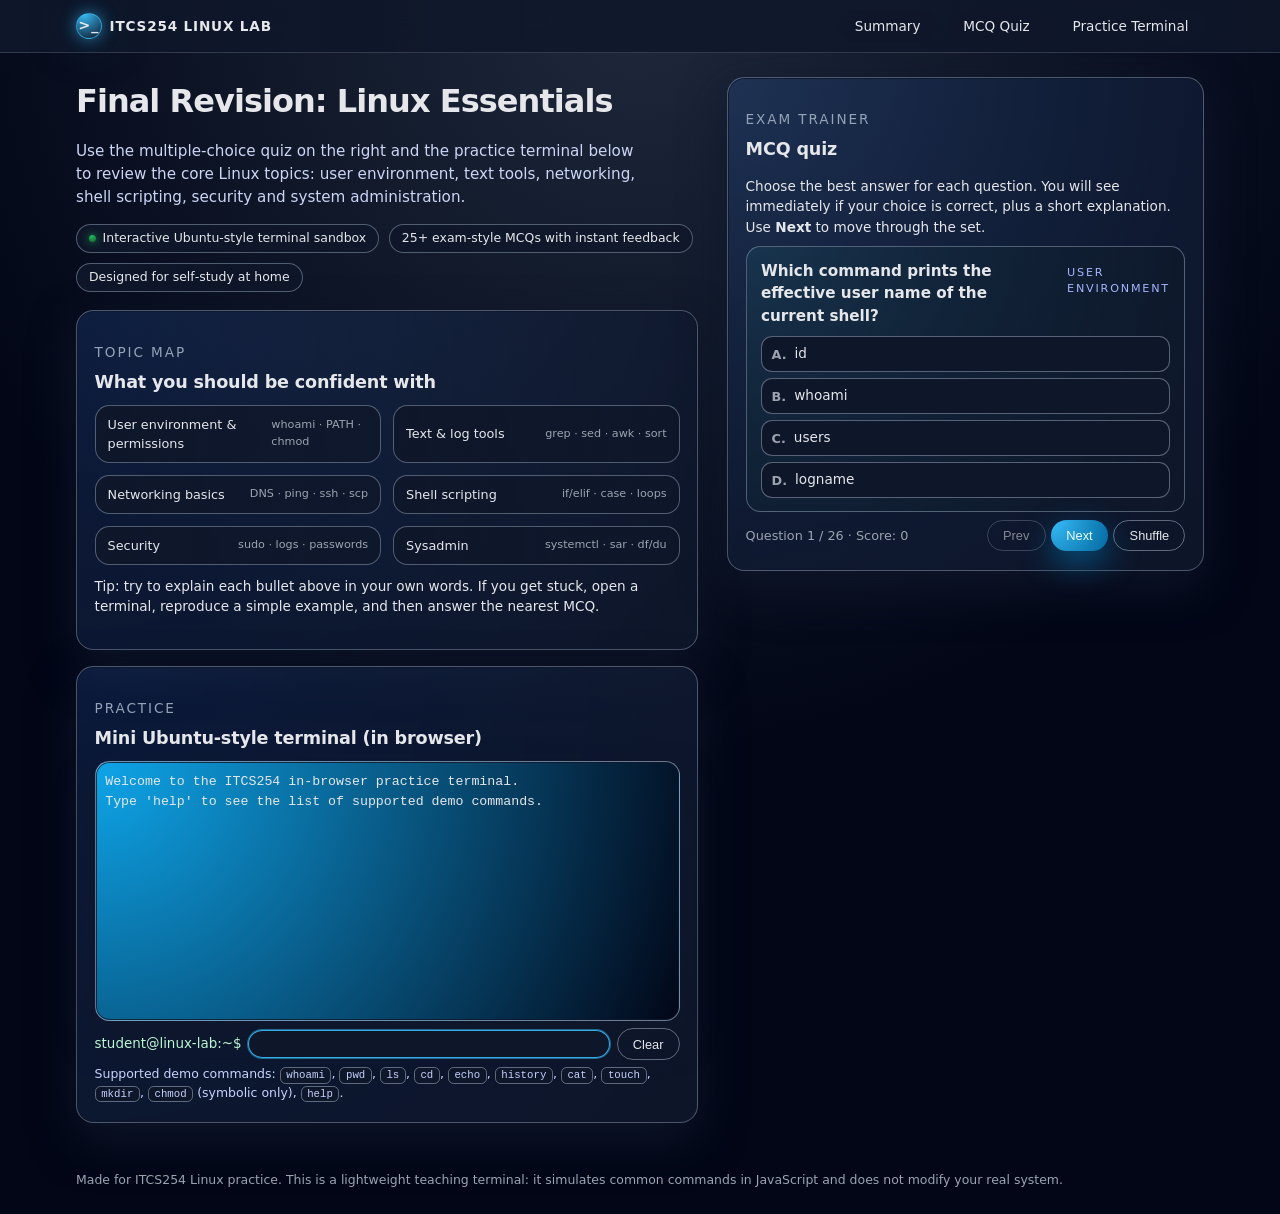
<file: practice1/index.html>
<!DOCTYPE html>
<html lang="en">
<head>
  <meta charset="UTF-8" />
  <title>ITCS254 Linux Revision Lab</title>
  <meta name="viewport" content="width=device-width, initial-scale=1" />
  <style>
    :root {
      font-family: system-ui, -apple-system, BlinkMacSystemFont, "Segoe UI", sans-serif;
      line-height: 1.5;
      color: #0f172a;
      background: #0b1120;
    }
    * { box-sizing: border-box; }
    body {
      margin: 0;
      padding: 0;
      background: radial-gradient(circle at top, #1e293b, #020617 55%);
      color: #e5e7eb;
    }
    a { color: #7dd3fc; }
    header {
      position: sticky;
      top: 0;
      z-index: 20;
      backdrop-filter: blur(18px);
      background: linear-gradient(to right, rgba(15,23,42,0.95), rgba(15,23,42,0.8));
      border-bottom: 1px solid rgba(148,163,184,0.25);
    }
    .nav-inner {
      max-width: 1160px;
      margin: 0 auto;
      padding: 0.6rem 1rem;
      display: flex;
      gap: 1.5rem;
      align-items: center;
      justify-content: space-between;
    }
    .brand {
      font-weight: 700;
      letter-spacing: .06em;
      text-transform: uppercase;
      font-size: 0.85rem;
      display: flex;
      align-items: center;
      gap: 0.5rem;
    }
    .brand span.logo {
      width: 1.6rem;
      height: 1.6rem;
      border-radius: 0.9rem;
      border: 1px solid rgba(56,189,248,0.7);
      display: inline-flex;
      align-items: center;
      justify-content: center;
      font-size: 0.9rem;
      background: radial-gradient(circle at 30% 0, #38bdf8, #0f172a);
      box-shadow:
        0 0 15px rgba(56,189,248,0.6),
        0 0 45px rgba(8,47,73,0.8);
    }
    .nav-links {
      display: flex;
      flex-wrap: wrap;
      gap: 0.75rem;
      font-size: 0.85rem;
    }
    .nav-links a {
      padding: 0.32rem 0.9rem;
      border-radius: 999px;
      border: 1px solid transparent;
      text-decoration: none;
      color: #e5e7eb;
      background: rgba(15,23,42,0.6);
    }
    .nav-links a:hover {
      border-color: rgba(94,234,212,0.7);
      background: radial-gradient(circle at top, rgba(45,212,191,0.18), rgba(15,23,42,0.9));
    }
    main {
      max-width: 1160px;
      margin: 0 auto;
      padding: 1.5rem 1rem 3rem;
      display: grid;
      grid-template-columns: minmax(0, 3fr) minmax(0, 2.3fr);
      gap: 1.8rem;
    }
    @media (max-width: 960px) {
      main { grid-template-columns: minmax(0, 1fr); }
    }
    h1 {
      font-size: clamp(1.8rem, 2.5vw, 2.3rem);
      margin: 0 0 0.2rem;
      letter-spacing: -.03em;
    }
    .subtitle {
      font-size: 0.95rem;
      color: #cbd5f5;
      max-width: 36rem;
    }
    .pill-row {
      display: flex;
      flex-wrap: wrap;
      gap: 0.6rem;
      margin: 0.75rem 0 1.1rem;
    }
    .pill {
      font-size: 0.78rem;
      padding: 0.28rem 0.75rem;
      border-radius: 999px;
      border: 1px solid rgba(148,163,184,0.5);
      background: linear-gradient(to right, rgba(15,23,42,0.95), rgba(15,23,42,0.7));
      display: inline-flex;
      gap: 0.4rem;
      align-items: center;
    }
    .pill .dot {
      width: 0.45rem;
      height: 0.45rem;
      border-radius: 999px;
      background: radial-gradient(circle at 30% 0, #22c55e, #166534);
      box-shadow: 0 0 8px rgba(34,197,94,0.8);
    }
    .card {
      border-radius: 1.1rem;
      border: 1px solid rgba(148,163,184,0.45);
      background: radial-gradient(circle at top left, rgba(59,130,246,0.16), rgba(15,23,42,0.92));
      padding: 1.1rem 1.1rem 1.2rem;
      box-shadow:
        0 18px 45px rgba(15,23,42,0.85),
        0 0 0 1px rgba(15,23,42,0.8) inset;
    }
    .card h2 {
      font-size: 1.1rem;
      margin-top: 0;
      margin-bottom: 0.6rem;
      letter-spacing: -.01em;
    }
    .section-title {
      font-size: 0.85rem;
      text-transform: uppercase;
      letter-spacing: .14em;
      color: #94a3b8;
      margin-bottom: 0.4rem;
    }
    .tag-row {
      display: flex;
      flex-wrap: wrap;
      gap: 0.35rem;
      margin: 0.2rem 0 0.5rem;
    }
    .tag {
      font-size: 0.73rem;
      padding: 0.18rem 0.55rem;
      border-radius: 999px;
      border: 1px solid rgba(148,163,184,0.45);
      background: rgba(15,23,42,0.9);
      color: #e5e7eb;
    }
    .topics-grid {
      display: grid;
      grid-template-columns: repeat(auto-fit, minmax(210px, 1fr));
      gap: 0.75rem;
    }
    .topic-chip {
      border-radius: 0.9rem;
      border: 1px solid rgba(148,163,184,0.5);
      padding: 0.55rem 0.75rem;
      font-size: 0.8rem;
      background: linear-gradient(to right, rgba(15,23,42,0.95), rgba(15,23,42,0.8));
      display: flex;
      justify-content: space-between;
      align-items: center;
      gap: 0.6rem;
    }
    .topic-chip span.label {
      font-weight: 500;
    }
    .topic-chip span.meta {
      font-size: 0.7rem;
      color: #9ca3af;
    }
    /* MCQ styles */
    #quiz-container {
      margin-top: 0.25rem;
      display: flex;
      flex-direction: column;
      gap: 0.75rem;
    }
    .question-card {
      border-radius: 0.9rem;
      border: 1px solid rgba(148,163,184,0.5);
      padding: 0.8rem 0.9rem 0.8rem;
      background: radial-gradient(circle at top left, rgba(45,212,191,0.08), rgba(15,23,42,0.96));
    }
    .question-header {
      display: flex;
      justify-content: space-between;
      gap: 0.75rem;
      align-items: baseline;
    }
    .question-header h3 {
      margin: 0 0 0.35rem;
      font-size: 0.95rem;
    }
    .question-topic {
      font-size: 0.7rem;
      text-transform: uppercase;
      letter-spacing: .16em;
      color: #a5b4fc;
    }
    .answers {
      display: grid;
      gap: 0.35rem;
      margin-top: 0.15rem;
    }
    .answer-option {
      position: relative;
      border-radius: 0.7rem;
      border: 1px solid rgba(148,163,184,0.55);
      padding: 0.4rem 0.6rem 0.45rem;
      font-size: 0.85rem;
      cursor: pointer;
      display: flex;
      align-items: flex-start;
      gap: 0.5rem;
      background: rgba(15,23,42,0.95);
    }
    .answer-option:hover {
      border-color: rgba(94,234,212,0.8);
      background: radial-gradient(circle at top, rgba(45,212,191,0.2), rgba(15,23,42,0.95));
    }
    .answer-option.correct {
      border-color: rgba(34,197,94,0.9);
      background: radial-gradient(circle at top left, rgba(22,163,74,0.55), rgba(15,23,42,0.98));
      box-shadow: 0 0 18px rgba(22,163,74,0.7);
    }
    .answer-option.wrong {
      border-color: rgba(239,68,68,0.9);
      background: radial-gradient(circle at top left, rgba(185,28,28,0.55), rgba(15,23,42,0.98));
    }
    .answer-option.disabled {
      opacity: 0.8;
      cursor: default;
    }
    .answer-letter {
      font-weight: 600;
      font-size: 0.8rem;
      margin-top: 0.1rem;
      color: #9ca3af;
    }
    .answer-text {
      flex: 1;
    }
    .explanation {
      margin-top: 0.45rem;
      font-size: 0.8rem;
      color: #d1d5db;
      border-top: 1px dashed rgba(148,163,184,0.6);
      padding-top: 0.4rem;
    }
    .quiz-controls {
      display: flex;
      justify-content: space-between;
      align-items: center;
      margin-top: 0.5rem;
      font-size: 0.8rem;
      color: #9ca3af;
    }
    button {
      border: none;
      border-radius: 999px;
      padding: 0.45rem 0.95rem;
      font-size: 0.8rem;
      font-weight: 500;
      cursor: pointer;
      background: radial-gradient(circle at top left, #22c55e, #15803d);
      color: #ecfeff;
      box-shadow: 0 12px 30px rgba(21,128,61,0.6);
    }
    button.secondary {
      background: radial-gradient(circle at top left, #38bdf8, #0369a1);
      box-shadow: 0 12px 30px rgba(3,105,161,0.7);
    }
    button.ghost {
      background: transparent;
      border: 1px solid rgba(148,163,184,0.6);
      box-shadow: none;
      color: #e5e7eb;
    }
    button:disabled {
      opacity: 0.55;
      cursor: default;
      box-shadow: none;
    }
    /* Terminal */
    #terminal-card {
      margin-top: 1rem;
    }
    #terminal {
      font-family: ui-monospace, SFMono-Regular, Menlo, Monaco, Consolas, "Liberation Mono", "Courier New", monospace;
      font-size: 0.83rem;
      border-radius: 0.9rem;
      border: 1px solid rgba(148,163,184,0.7);
      background: radial-gradient(circle at top left, #0ea5e9, #020617);
      padding: 0.6rem;
      min-height: 260px;
      max-height: 420px;
      overflow-y: auto;
      color: #e5e7eb;
      box-shadow:
        inset 0 0 0 1px rgba(15,23,42,0.8),
        0 18px 35px rgba(15,23,42,0.9);
    }
    .term-line {
      white-space: pre-wrap;
      word-wrap: break-word;
    }
    #terminal-input-row {
      display: flex;
      gap: 0.4rem;
      margin-top: 0.45rem;
      align-items: center;
      font-family: inherit;
      font-size: 0.84rem;
    }
    #prompt {
      color: #bbf7d0;
      white-space: nowrap;
    }
    #term-input {
      flex: 1;
      background: rgba(15,23,42,0.95);
      border-radius: 999px;
      border: 1px solid rgba(148,163,184,0.8);
      padding: 0.35rem 0.7rem;
      color: #f9fafb;
      outline: none;
    }
    #term-input:focus {
      border-color: rgba(56,189,248,0.9);
      box-shadow: 0 0 0 1px rgba(56,189,248,0.5);
    }
    #terminal-help {
      margin-top: 0.35rem;
      font-size: 0.78rem;
      color: #c7d2fe;
    }
    footer {
      max-width: 1160px;
      margin: 0 auto;
      padding: 0 1rem 1.5rem;
      font-size: 0.78rem;
      color: #9ca3af;
    }
    code {
      font-family: ui-monospace, SFMono-Regular, Menlo, Monaco, Consolas, "Liberation Mono", "Courier New", monospace;
      font-size: 0.86em;
      background: rgba(15,23,42,0.9);
      padding: 0.08rem 0.35rem;
      border-radius: 0.35rem;
      border: 1px solid rgba(148,163,184,0.6);
    }
  </style>
</head>
<body>
  <header>
    <div class="nav-inner">
      <div class="brand">
        <span class="logo">&gt;_</span>
        <span>ITCS254 Linux Lab</span>
      </div>
      <nav class="nav-links">
        <a href="#summary">Summary</a>
        <a href="#quiz">MCQ Quiz</a>
        <a href="#terminal-card">Practice Terminal</a>
      </nav>
    </div>
  </header>

  <main>
    <section>
      <h1>Final Revision: Linux Essentials</h1>
      <p class="subtitle">
        Use the multiple‑choice quiz on the right and the practice terminal below to review the core Linux topics:
        user environment, text tools, networking, shell scripting, security and system administration.
      </p>
      <div class="pill-row">
        <div class="pill">
          <span class="dot"></span>
          Interactive Ubuntu‑style terminal sandbox
        </div>
        <div class="pill">
          25+ exam‑style MCQs with instant feedback
        </div>
        <div class="pill">
          Designed for self‑study at home
        </div>
      </div>

      <div id="summary" class="card">
        <p class="section-title">Topic map</p>
        <h2>What you should be confident with</h2>
        <div class="topics-grid">
          <div class="topic-chip">
            <span class="label">User environment &amp; permissions</span>
            <span class="meta">whoami · PATH · chmod</span>
          </div>
          <div class="topic-chip">
            <span class="label">Text &amp; log tools</span>
            <span class="meta">grep · sed · awk · sort</span>
          </div>
          <div class="topic-chip">
            <span class="label">Networking basics</span>
            <span class="meta">DNS · ping · ssh · scp</span>
          </div>
          <div class="topic-chip">
            <span class="label">Shell scripting</span>
            <span class="meta">if/elif · case · loops</span>
          </div>
          <div class="topic-chip">
            <span class="label">Security</span>
            <span class="meta">sudo · logs · passwords</span>
          </div>
          <div class="topic-chip">
            <span class="label">Sysadmin</span>
            <span class="meta">systemctl · sar · df/du</span>
          </div>
        </div>
        <p style="margin-top:0.7rem;font-size:0.85rem;color:#e5e7eb;">
          Tip: try to explain each bullet above in your own words. If you get stuck, open a terminal,
          reproduce a simple example, and then answer the nearest MCQ.
        </p>
      </div>

      <div id="terminal-card" class="card">
        <p class="section-title">Practice</p>
        <h2>Mini Ubuntu‑style terminal (in browser)</h2>
        <div id="terminal"></div>
        <div id="terminal-input-row">
          <span id="prompt">student@linux-lab:~$</span>
          <input id="term-input" type="text" autocomplete="off" spellcheck="false" />
          <button id="clear-btn" class="ghost" type="button">Clear</button>
        </div>
        <div id="terminal-help">
          Supported demo commands: <code>whoami</code>, <code>pwd</code>, <code>ls</code>, <code>cd</code>,
          <code>echo</code>, <code>history</code>, <code>cat</code>, <code>touch</code>, <code>mkdir</code>,
          <code>chmod</code> (symbolic only), <code>help</code>.
        </div>
      </div>
    </section>

    <aside id="quiz">
      <div class="card">
        <p class="section-title">Exam trainer</p>
        <h2>MCQ quiz</h2>
        <p style="font-size:0.85rem;color:#e5e7eb;margin-bottom:0.55rem;">
          Choose the best answer for each question. You will see immediately if your choice is correct,
          plus a short explanation. Use <strong>Next</strong> to move through the set.
        </p>
        <div id="quiz-container"></div>
        <div class="quiz-controls">
          <div>
            <span id="progress-label">Question 1 / 1</span> ·
            <span id="score-label">Score: 0</span>
          </div>
          <div style="display:flex;gap:0.35rem;">
            <button id="prev-btn" class="ghost" type="button">Prev</button>
            <button id="next-btn" class="secondary" type="button">Next</button>
            <button id="shuffle-btn" class="ghost" type="button">Shuffle</button>
          </div>
        </div>
      </div>
    </aside>
  </main>

  <footer>
    Made for ITCS254 Linux practice. This is a lightweight teaching terminal:
    it simulates common commands in JavaScript and does not modify your real system.
  </footer>

  <script>
    // ---------- MCQ DATA ----------
    const questions = [
      {
        topic: "User Environment",
        question: "Which command prints the effective user name of the current shell?",
        answers: ["id", "whoami", "users", "logname"],
        correct: 1,
        explanation: "whoami shows the effective user name associated with your current shell session."
      },
      {
        topic: "User Environment",
        question: "In bash, which file is most commonly used to store aliases for a single user?",
        answers: ["~/.bashrc", "/etc/profile", "/etc/bash.bashrc", "~/.bash_history"],
        correct: 0,
        explanation: "~/.bashrc is read for interactive non-login shells and is the typical place to keep aliases."
      },
      {
        topic: "User & Groups",
        question: "Which file maps user names to their numeric UID, home directory and login shell?",
        answers: ["/etc/group", "/etc/shadow", "/etc/passwd", "/etc/sudoers"],
        correct: 2,
        explanation: "/etc/passwd stores basic account information including username, UID, GID, home and shell."
      },
      {
        topic: "Permissions",
        question: "You want to give the owner full access and everyone else read+execute on script.sh. Which command is correct?",
        answers: [
          "chmod 700 script.sh",
          "chmod 755 script.sh",
          "chmod 644 script.sh",
          "chmod 775 script.sh"
        ],
        correct: 1,
        explanation: "755 corresponds to rwx for user (7) and r-x for group and others (5,5), typical for executable scripts."
      },
      {
        topic: "Environment",
        question: "What is the purpose of the PATH environment variable?",
        answers: [
          "It stores the current working directory.",
          "It controls the default shell for the user.",
          "It lists directories searched for executables when you run a command.",
          "It sets the prompt format."
        ],
        correct: 2,
        explanation: "PATH is an ordered list of directories the shell searches to locate the program for a command name."
      },
      {
        topic: "History",
        question: "Which file stores bash command history for a user by default?",
        answers: [
          "~/.bash_profile",
          "~/.bash_history",
          "/var/log/history",
          "/etc/history"
        ],
        correct: 1,
        explanation: "bash saves previous commands in the file ~/.bash_history for later recall."
      },
      {
        topic: "Text Tools",
        question: "Which command pair shows the first 10 lines of a file named log.txt?",
        answers: [
          "head log.txt",
          "tail log.txt",
          "less -n 10 log.txt",
          "cat -n 10 log.txt"
        ],
        correct: 0,
        explanation: "By default head prints the first 10 lines of its input; head log.txt is enough."
      },
      {
        topic: "Text Tools",
        question: "You want to replace every occurrence of 'dog' with 'cat' in file.txt and save the result to the same file. Which command should you use?",
        answers: [
          "sed 's/dog/cat/' file.txt",
          "sed -i 's/dog/cat/g' file.txt",
          "awk '{gsub(\"dog\",\"cat\"); print}' file.txt",
          "tr 'dog' 'cat' < file.txt > file.txt"
        ],
        correct: 1,
        explanation: "sed -i does an in-place edit; the /g flag replaces all matches on each line, not just the first."
      },
      {
        topic: "grep & regex",
        question: "Which grep command prints all lines in auth.log that do NOT contain the word 'FAILED'?",
        answers: [
          "grep FAILED auth.log",
          "grep -i FAILED auth.log",
          "grep -v FAILED auth.log",
          "grep -C 3 FAILED auth.log"
        ],
        correct: 2,
        explanation: "The -v option in grep inverts the match, showing all lines that do not match the pattern."
      },
      {
        topic: "awk",
        question: "Which awk command prints only the first field (separated by ':') from /etc/passwd?",
        answers: [
          "awk '{print $1}' /etc/passwd",
          "awk -F: '{print $1}' /etc/passwd",
          "awk -F: '{print $0}' /etc/passwd",
          "awk '{print $1 $7}' /etc/passwd"
        ],
        correct: 1,
        explanation: "With -F: awk treats ':' as the field separator; {print $1} prints the first field (the username)."
      },
      {
        topic: "sort/uniq",
        question: "To sort a file names.txt and remove duplicate lines in one step, which command is best?",
        answers: [
          "uniq names.txt",
          "sort names.txt | uniq",
          "sort -u names.txt",
          "uniq -c names.txt | sort"
        ],
        correct: 2,
        explanation: "sort -u sorts the file and outputs each unique line once; it's equivalent to sort | uniq."
      },
      {
        topic: "Networking",
        question: "Which command checks basic connectivity to a remote host by sending ICMP echo requests?",
        answers: ["ping", "traceroute", "ssh", "curl"],
        correct: 0,
        explanation: "ping sends ICMP echo requests and shows whether the host is reachable and the round‑trip time."
      },
      {
        topic: "Networking",
        question: "On a modern Linux system, which command is preferred to display IP addresses for interfaces?",
        answers: [
          "ifconfig -a",
          "ip addr show",
          "route -n",
          "netstat -i"
        ],
        correct: 1,
        explanation: "The ip command (ip addr show) is the modern replacement for ifconfig on Linux."
      },
      {
        topic: "DNS",
        question: "Which file primarily controls which DNS servers your system contacts for name resolution?",
        answers: [
          "/etc/hosts",
          "/etc/hostname",
          "/etc/resolv.conf",
          "/etc/netplan.yaml"
        ],
        correct: 2,
        explanation: "/etc/resolv.conf lists the nameserver entries used for DNS resolution (or is generated from higher‑level tools)."
      },
      {
        topic: "Remote Access",
        question: "What is the main difference between scp and sftp?",
        answers: [
          "scp copies files using SSH; sftp provides an interactive FTP-like session over SSH.",
          "scp is insecure; sftp is encrypted.",
          "sftp only works for anonymous downloads.",
          "scp can resume transfers; sftp cannot."
        ],
        correct: 0,
        explanation: "Both use SSH; scp is a copy command, while sftp is an interactive file transfer shell."
      },
      {
        topic: "Shell Scripting",
        question: "Which line must appear on the first line of a bash script to select bash as the interpreter?",
        answers: [
          "# bash",
          "#!/bin/sh",
          "#!/bin/bash",
          "shell=/bin/bash"
        ],
        correct: 2,
        explanation: "The shebang line #!/bin/bash at the top tells the OS to run the script using the bash interpreter."
      },
      {
        topic: "Shell Scripting",
        question: "Inside a script, what does the parameter $1 represent?",
        answers: [
          "The script name.",
          "The first argument passed to the script.",
          "The process ID of the script.",
          "The exit status of the last command."
        ],
        correct: 1,
        explanation: "$1 is the first positional parameter, i.e. the first argument after the script name on the command line."
      },
      {
        topic: "Conditionals",
        question: "Which snippet correctly tests whether /etc/passwd exists and is a regular file?",
        answers: [
          "if [ -e /etc/passwd ]; then",
          "if [ -d /etc/passwd ]; then",
          "if [ -f /etc/passwd ]; then",
          "if [ /etc/passwd ]; then"
        ],
        correct: 2,
        explanation: "-f tests for a regular file; -e tests existence of any type, -d tests for a directory."
      },
      {
        topic: "Loops",
        question: "Which for loop prints the numbers 1 to 5 in bash?",
        answers: [
          "for i in 1..5; do echo $i; done",
          "for i in {1..5}; do echo $i; done",
          "for (i=1;i<=5;i++); echo $i;",
          "for i in $(1..5); echo $i;"
        ],
        correct: 1,
        explanation: "Brace expansion {1..5} is commonly used with for to iterate over a numeric range in bash."
      },
      {
        topic: "Debugging",
        question: "Which command runs script.sh in bash debug mode, printing each command as it executes?",
        answers: [
          "bash script.sh",
          "bash -x script.sh",
          "sh -d script.sh",
          "debug script.sh"
        ],
        correct: 1,
        explanation: "bash -x enables execution trace mode, useful when debugging shell scripts."
      },
      {
        topic: "Security",
        question: "Compared to su, which of the following is a key advantage of sudo?",
        answers: [
          "sudo does not require a password.",
          "sudo allows fine-grained control and logs each privileged command.",
          "sudo always gives full root access with no restrictions.",
          "sudo only works on desktop systems."
        ],
        correct: 1,
        explanation: "sudo can restrict which commands a user may run and records detailed logs of usage."
      },
      {
        topic: "Passwords",
        question: "On a modern Linux system, where are hashed passwords for local users normally stored?",
        answers: [
          "/etc/passwd",
          "/etc/shadow",
          "/etc/security",
          "/var/log/secure"
        ],
        correct: 1,
        explanation: "Hashed passwords and aging information are stored in /etc/shadow, which is readable only by root."
      },
      {
        topic: "Logging",
        question: "Which directory contains most traditional text log files such as messages and secure?",
        answers: [
          "/var/log",
          "/etc/log",
          "/usr/log",
          "/opt/log"
        ],
        correct: 0,
        explanation: "The standard location for system log files on Linux is /var/log."
      },
      {
        topic: "Systemd & Services",
        question: "Which systemctl command both starts the ssh service now and ensures it starts on boot?",
        answers: [
          "systemctl start ssh",
          "systemctl enable ssh",
          "systemctl restart ssh",
          "systemctl start ssh && systemctl enable ssh"
        ],
        correct: 3,
        explanation: "start affects the current boot only; enable configures autostart. Both are needed for immediate and persistent effect."
      },
      {
        topic: "Disk Usage",
        question: "Which command shows disk space usage for mounted filesystems in a human-readable format (GB/MB)?",
        answers: [
          "df -h",
          "du -b",
          "lsblk",
          "mount"
        ],
        correct: 0,
        explanation: "df -h reports used and available space for filesystems, using human-readable units."
      },
      {
        topic: "CPU & Memory",
        question: "Which command provides an interactive, continuously updated view of CPU and memory usage for processes?",
        answers: [
          "sar",
          "top",
          "vmstat",
          "ps aux"
        ],
        correct: 1,
        explanation: "top is an interactive monitor that refreshes CPU, memory and process statistics every few seconds."
      }
    ];

    let currentIndex = 0;
    let score = 0;
    const answered = new Array(questions.length).fill(false);

    const quizContainer = document.getElementById("quiz-container");
    const progressLabel = document.getElementById("progress-label");
    const scoreLabel = document.getElementById("score-label");
    const prevBtn = document.getElementById("prev-btn");
    const nextBtn = document.getElementById("next-btn");
    const shuffleBtn = document.getElementById("shuffle-btn");

    function renderQuestion() {
      const q = questions[currentIndex];
      quizContainer.innerHTML = "";

      const card = document.createElement("div");
      card.className = "question-card";

      const header = document.createElement("div");
      header.className = "question-header";

      const titleWrap = document.createElement("div");
      const h3 = document.createElement("h3");
      h3.textContent = q.question;
      titleWrap.appendChild(h3);

      const topic = document.createElement("div");
      topic.className = "question-topic";
      topic.textContent = q.topic;

      header.appendChild(titleWrap);
      header.appendChild(topic);

      card.appendChild(header);

      const answersDiv = document.createElement("div");
      answersDiv.className = "answers";

      q.answers.forEach((ans, idx) => {
        const opt = document.createElement("div");
        opt.className = "answer-option";
        opt.dataset.index = idx;

        const letter = document.createElement("div");
        letter.className = "answer-letter";
        letter.textContent = String.fromCharCode(65 + idx) + ".";

        const text = document.createElement("div");
        text.className = "answer-text";
        text.textContent = ans;

        opt.appendChild(letter);
        opt.appendChild(text);

        opt.addEventListener("click", () => handleAnswerClick(opt, idx));

        answersDiv.appendChild(opt);
      });

      card.appendChild(answersDiv);

      const expl = document.createElement("div");
      expl.className = "explanation";
      expl.id = "explanation";
      expl.style.display = "none";
      expl.textContent = "";
      card.appendChild(expl);

      quizContainer.appendChild(card);

      progressLabel.textContent = `Question ${currentIndex + 1} / ${questions.length}`;
      scoreLabel.textContent = `Score: ${score}`;
      prevBtn.disabled = currentIndex === 0;
      nextBtn.disabled = currentIndex === questions.length - 1;
    }

    function handleAnswerClick(optionElement, idx) {
      const q = questions[currentIndex];

      const already = answered[currentIndex];
      const options = quizContainer.querySelectorAll(".answer-option");

      if (!already) {
        answered[currentIndex] = true;

        options.forEach(o => o.classList.add("disabled"));

        if (idx === q.correct) {
          optionElement.classList.add("correct");
          score++;
        } else {
          optionElement.classList.add("wrong");
          options[q.correct].classList.add("correct");
        }

        const expl = document.getElementById("explanation");
        expl.textContent = q.explanation;
        expl.style.display = "block";

        scoreLabel.textContent = `Score: ${score}`;
      }
    }

    prevBtn.addEventListener("click", () => {
      if (currentIndex > 0) {
        currentIndex--;
        renderQuestion();
      }
    });

    nextBtn.addEventListener("click", () => {
      if (currentIndex < questions.length - 1) {
        currentIndex++;
        renderQuestion();
      }
    });

    shuffleBtn.addEventListener("click", () => {
      // Fisher-Yates shuffle
      for (let i = questions.length - 1; i > 0; i--) {
        const j = Math.floor(Math.random() * (i + 1));
        [questions[i], questions[j]] = [questions[j], questions[i]];
        [answered[i], answered[j]] = [answered[j], answered[i]];
      }
      currentIndex = 0;
      score = 0;
      for (let k = 0; k < answered.length; k++) answered[k] = false;
      renderQuestion();
    });

    // ---------- TERMINAL SIMULATION ----------
    const termDiv = document.getElementById("terminal");
    const termInput = document.getElementById("term-input");
    const clearBtn = document.getElementById("clear-btn");
    const promptSpan = document.getElementById("prompt");

    let cwd = "/home/student";
    const history = [];
    let historyIndex = -1;

    const fs = {
      "/": ["home", "var", "etc", "tmp"],
      "/home": ["student"],
      "/home/student": ["Desktop", "Documents", "lab.sh"],
      "/var": ["log"],
      "/var/log": ["syslog", "auth.log"],
      "/etc": ["passwd", "shadow"]
    };

    function renderPrompt() {
      promptSpan.textContent = `student@linux-lab:${cwd.replace("/home/student", "~")}$`;
    }

    function printLine(text = "") {
      const line = document.createElement("div");
      line.className = "term-line";
      line.textContent = text;
      termDiv.appendChild(line);
      termDiv.scrollTop = termDiv.scrollHeight;
    }

    function handleCommand(cmdLine) {
      const line = cmdLine.trim();
      if (line === "") return;

      history.push(line);
      historyIndex = history.length;

      printLine(`student@linux-lab:${cwd.replace("/home/student", "~")}$ ${line}`);

      const parts = line.split(" ");
      const cmd = parts[0];
      const args = parts.slice(1);

      switch (cmd) {
        case "whoami":
          printLine("student");
          break;
        case "pwd":
          printLine(cwd);
          break;
        case "echo":
          printLine(args.join(" "));
          break;
        case "help":
          printLine("Supported demo commands: whoami, pwd, ls, cd, echo, history, cat, touch, mkdir, chmod, clear, help");
          break;
        case "ls":
          {
            let target = cwd;
            if (args[0]) {
              if (args[0].startsWith("/")) {
                target = args[0];
              } else if (args[0] === "~") {
                target = "/home/student";
              } else {
                target = cwd.replace(/\/$/, "") + "/" + args[0];
              }
            }
            const contents = fs[target];
            if (contents) {
              printLine(contents.join("  "));
            } else {
              printLine(`ls: cannot access '${args[0] || ""}': No such file or directory`);
            }
          }
          break;
        case "cd":
          {
            const targetArg = args[0];
            let target;
            if (!targetArg || targetArg === "~") {
              target = "/home/student";
            } else if (targetArg === "..") {
              if (cwd !== "/") {
                target = cwd.split("/").slice(0, -1).join("/") || "/";
              } else {
                target = "/";
              }
            } else if (targetArg.startsWith("/")) {
              target = targetArg;
            } else {
              target = cwd.replace(/\/$/, "") + "/" + targetArg;
            }
            if (fs[target]) {
              cwd = target;
              renderPrompt();
            } else {
              printLine(`bash: cd: ${targetArg}: No such file or directory`);
            }
          }
          break;
        case "history":
          history.forEach((h, idx) => {
            printLine(`${idx + 1}  ${h}`);
          });
          break;
        case "cat":
          if (!args[0]) {
            printLine("usage: cat <file>");
          } else {
            const filename = args[0];
            if (cwd === "/etc" && (filename === "passwd" || filename === "shadow")) {
              printLine(`(demo) Showing fake ${filename} content...`);
            } else if (filename === "lab.sh") {
              printLine("#!/bin/bash");
              printLine('echo \"Hello from the practice terminal\"');
            } else {
              printLine(`cat: ${filename}: demo file content not available`);
            }
          }
          break;
        case "touch":
          if (!args[0]) {
            printLine("usage: touch <file>");
          } else {
            const filename = args[0];
            const key = cwd;
            if (!fs[key]) fs[key] = [];
            if (!fs[key].includes(filename)) fs[key].push(filename);
            printLine("");
          }
          break;
        case "mkdir":
          if (!args[0]) {
            printLine("usage: mkdir <dir>");
          } else {
            const dirname = args[0];
            const newPath = cwd.replace(/\/$/, "") + "/" + dirname;
            if (!fs[newPath]) {
              fs[newPath] = [];
              if (!fs[cwd].includes(dirname)) fs[cwd].push(dirname);
              printLine("");
            } else {
              printLine(`mkdir: cannot create directory '${dirname}': File exists`);
            }
          }
          break;
        case "chmod":
          if (args.length < 2) {
            printLine("usage: chmod MODE FILE");
          } else {
            printLine("(demo) chmod accepted. In a real shell this would change file permissions.");
          }
          break;
        case "clear":
          termDiv.innerHTML = "";
          break;
        default:
          printLine(`${cmd}: command not implemented in this practice lab`);
      }
    }

    termInput.addEventListener("keydown", (e) => {
      if (e.key === "Enter") {
        const value = termInput.value;
        termInput.value = "";
        handleCommand(value);
      } else if (e.key === "ArrowUp") {
        if (historyIndex > 0) {
          historyIndex--;
          termInput.value = history[historyIndex] || "";
          setTimeout(() => termInput.setSelectionRange(termInput.value.length, termInput.value.length), 0);
        }
        e.preventDefault();
      } else if (e.key === "ArrowDown") {
        if (historyIndex < history.length - 1) {
          historyIndex++;
          termInput.value = history[historyIndex] || "";
        } else {
          historyIndex = history.length;
          termInput.value = "";
        }
        e.preventDefault();
      }
    });

    clearBtn.addEventListener("click", () => {
      termDiv.innerHTML = "";
    });

    window.addEventListener("load", () => {
      renderPrompt();
      renderQuestion();
      printLine("Welcome to the ITCS254 in‑browser practice terminal.");
      printLine("Type 'help' to see the list of supported demo commands.");
      termInput.focus();
    });
  </script>
</body>
</html>
</file>
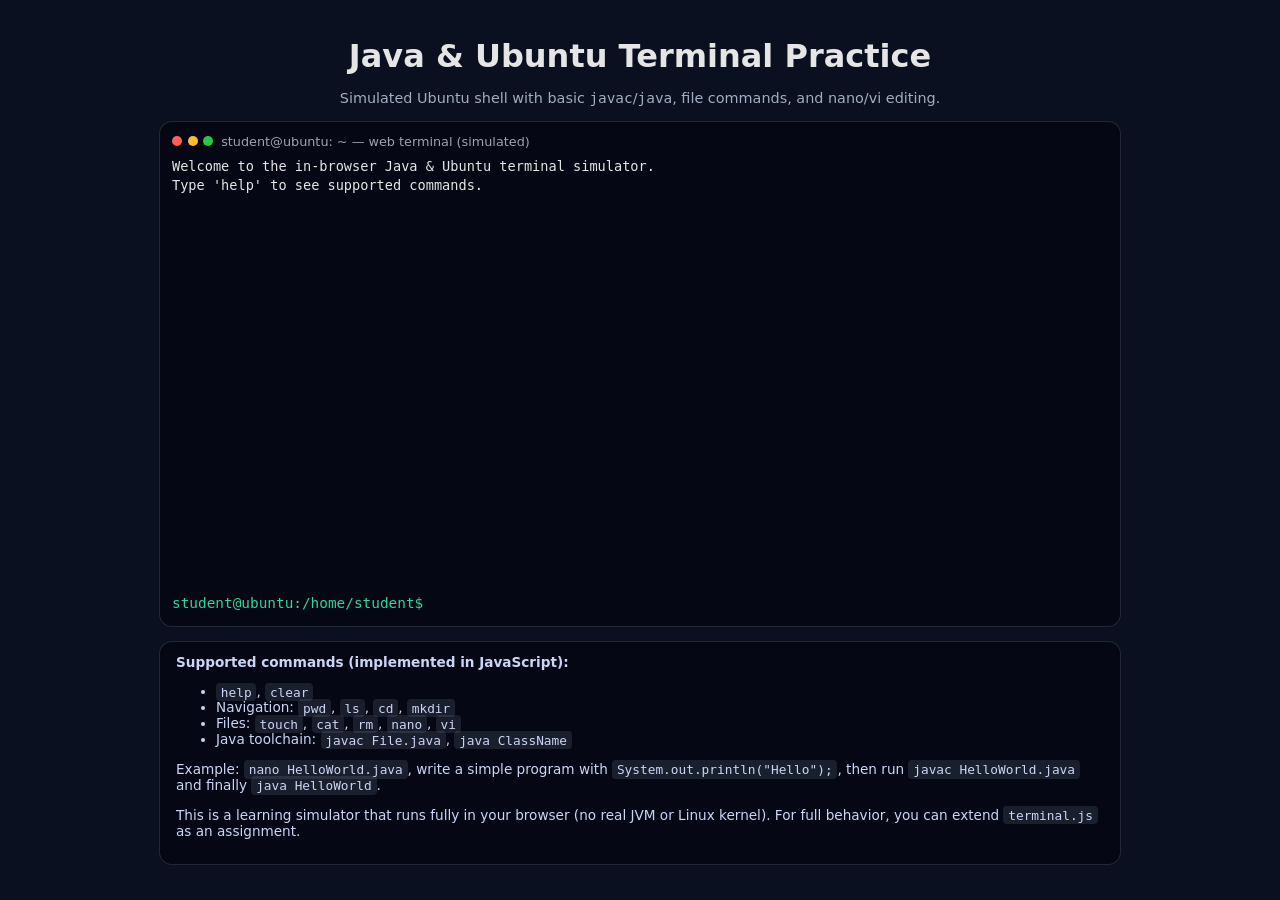
<file: practice2/index.html>
<!DOCTYPE html>
<html lang="en">
<head>
  <meta charset="UTF-8" />
  <title>Web Java & Linux Terminal Simulator</title>
  <meta name="viewport" content="width=device-width, initial-scale=1.0" />
  <style>
    :root {
      font-family: system-ui, -apple-system, BlinkMacSystemFont, "Segoe UI", sans-serif;
      background: #0b1020;
      color: #e5e5e5;
    }
    body {
      margin: 0;
      min-height: 100vh;
      display: flex;
      flex-direction: column;
      align-items: center;
      justify-content: flex-start;
      padding: 1rem;
      box-sizing: border-box;
    }
    .app {
      width: 100%;
      max-width: 960px;
    }
    h1 {
      text-align: center;
      margin-bottom: 0.25rem;
    }
    .subtitle {
      text-align: center;
      font-size: 0.9rem;
      color: #a0aec0;
      margin-bottom: 1rem;
    }
    .terminal {
      background: #050814;
      border-radius: 0.75rem;
      padding: 0.75rem;
      box-shadow: 0 0 0 1px #1f2933;
      display: flex;
      flex-direction: column;
      height: 480px;
    }
    .terminal-header {
      display: flex;
      align-items: center;
      margin-bottom: 0.5rem;
    }
    .dots {
      display: flex;
      gap: 0.35rem;
      margin-right: 0.5rem;
    }
    .dot {
      width: 10px;
      height: 10px;
      border-radius: 999px;
    }
    .dot.red { background: #ff5f56; }
    .dot.yellow { background: #ffbd2e; }
    .dot.green { background: #27c93f; }
    .title-bar {
      font-size: 0.8rem;
      color: #9ca3af;
    }
    #output {
      flex: 1;
      overflow-y: auto;
      font-family: "JetBrains Mono", "Fira Code", monospace;
      font-size: 0.85rem;
      line-height: 1.4;
      padding-right: 0.25rem;
      white-space: pre-wrap;
    }
    .prompt-line {
      display: flex;
      align-items: center;
      margin-top: 0.25rem;
      font-family: "JetBrains Mono", "Fira Code", monospace;
      font-size: 0.9rem;
    }
    .prompt-label {
      white-space: pre;
      color: #34d399;
    }
    #cmdline {
      flex: 1;
      background: transparent;
      border: none;
      outline: none;
      color: #e5e5e5;
      font: inherit;
      padding: 0.15rem 0.35rem;
    }
    .help-panel {
      margin-top: 1rem;
      background: #050814;
      border-radius: 0.75rem;
      padding: 0.75rem 1rem;
      box-shadow: 0 0 0 1px #1f2933;
      font-size: 0.85rem;
      color: #cbd5f5;
    }
    .help-panel code {
      background: rgba(148, 163, 184, 0.15);
      padding: 0.1rem 0.3rem;
      border-radius: 0.25rem;
      font-size: 0.8rem;
    }
    a {
      color: #60a5fa;
    }
  </style>
</head>
<body>
  <div class="app">
    <h1>Java &amp; Ubuntu Terminal Practice</h1>
    <p class="subtitle">Simulated Ubuntu shell with basic <code>javac</code>/<code>java</code>, file commands, and nano/vi editing.</p>

    <div class="terminal" onclick="document.getElementById('cmdline').focus()">
      <div class="terminal-header">
        <div class="dots">
          <div class="dot red"></div>
          <div class="dot yellow"></div>
          <div class="dot green"></div>
        </div>
        <div class="title-bar">student@ubuntu: ~ — web terminal (simulated)</div>
      </div>
      <div id="output"></div>
      <div class="prompt-line">
        <span class="prompt-label" id="promptLabel">student@ubuntu:~$ </span>
        <input id="cmdline" autocomplete="off" spellcheck="false" />
      </div>
    </div>

    <section class="help-panel">
      <strong>Supported commands (implemented in JavaScript):</strong>
      <ul>
        <li><code>help</code>, <code>clear</code></li>
        <li>Navigation: <code>pwd</code>, <code>ls</code>, <code>cd</code>, <code>mkdir</code></li>
        <li>Files: <code>touch</code>, <code>cat</code>, <code>rm</code>, <code>nano</code>, <code>vi</code></li>
        <li>Java toolchain: <code>javac File.java</code>, <code>java ClassName</code></li>
      </ul>
      <p>
        Example:
        <code>nano HelloWorld.java</code>,
        write a simple program with <code>System.out.println("Hello");</code>,
        then run <code>javac HelloWorld.java</code> and finally <code>java HelloWorld</code>.
      </p>
      <p>
        This is a learning simulator that runs fully in your browser (no real JVM or Linux kernel).
        For full behavior, you can extend <code>terminal.js</code> as an assignment.
      </p>
    </section>
  </div>

  <script src="terminal.js"></script>
</body>
</html>
</file>
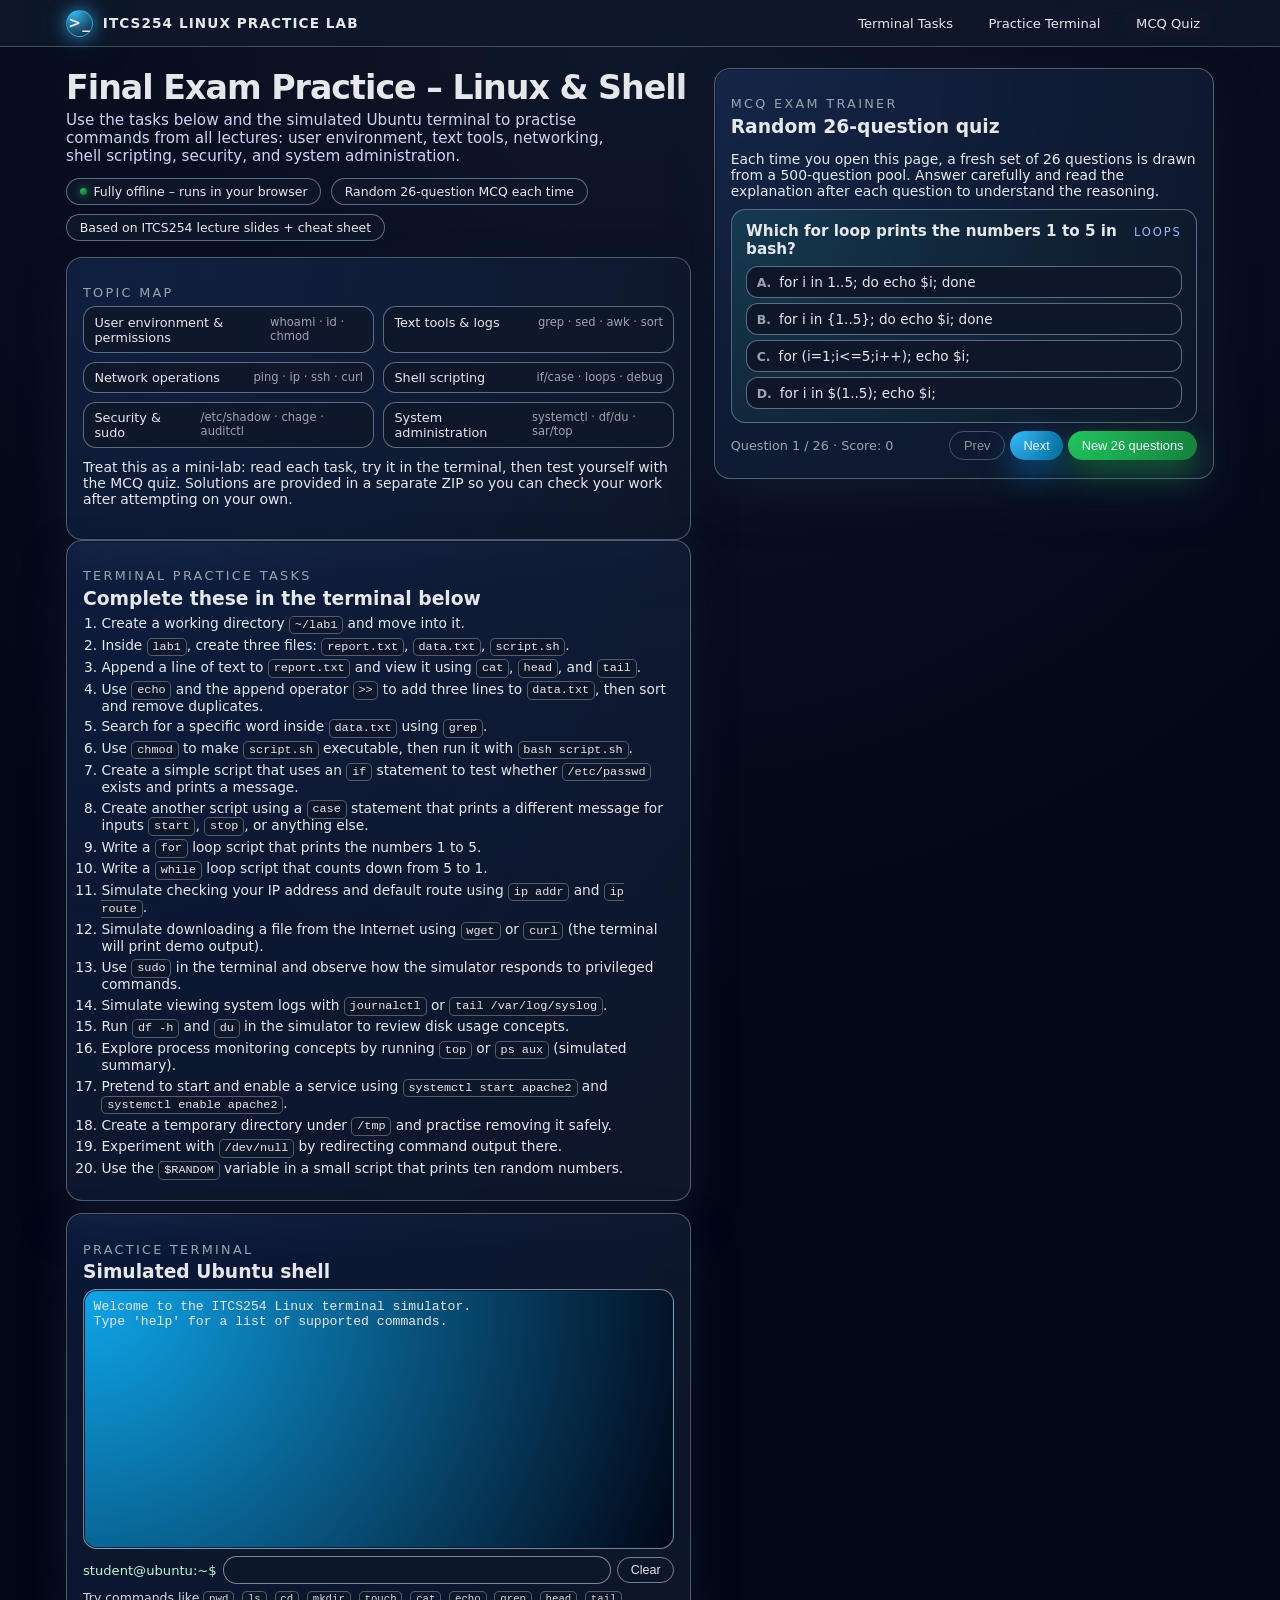
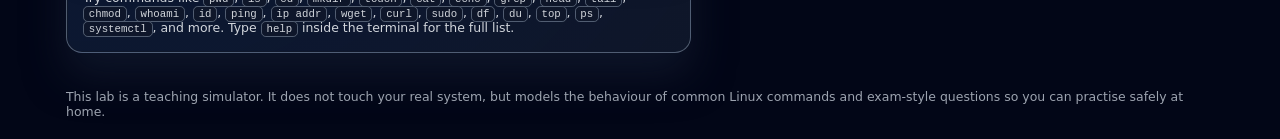
<file: practice3/index.html>
<!DOCTYPE html>
<html lang="en">
<head>
  <meta charset="UTF-8" />
  <title>Linux Final Exam Practice Lab</title>
  <meta name="viewport" content="width=device-width, initial-scale=1" />
  <style>
    :root {
      font-family: system-ui, -apple-system, BlinkMacSystemFont, "Segoe UI", sans-serif;
      color: #e5e7eb;
      background: #020617;
    }
    * { box-sizing: border-box; }
    body {
      margin: 0;
      min-height: 100vh;
      background: radial-gradient(circle at top, #0f172a, #020617 55%);
      color: #e5e7eb;
    }
    a { color: #38bdf8; }
    header {
      position: sticky;
      top: 0;
      z-index: 10;
      backdrop-filter: blur(18px);
      background: linear-gradient(to right, rgba(15,23,42,0.96), rgba(15,23,42,0.85));
      border-bottom: 1px solid rgba(148,163,184,0.4);
    }
    .nav-inner {
      max-width: 1180px;
      margin: 0 auto;
      padding: 0.6rem 1rem;
      display: flex;
      align-items: center;
      justify-content: space-between;
      gap: 1.5rem;
    }
    .brand {
      display: flex;
      align-items: center;
      gap: 0.6rem;
      font-weight: 600;
      letter-spacing: .08em;
      text-transform: uppercase;
      font-size: 0.85rem;
    }
    .brand-logo {
      width: 1.7rem;
      height: 1.7rem;
      border-radius: 0.9rem;
      border: 1px solid rgba(56,189,248,0.7);
      display: inline-flex;
      align-items: center;
      justify-content: center;
      background: radial-gradient(circle at 25% 0, #38bdf8, #0f172a);
      box-shadow:
        0 0 18px rgba(56,189,248,0.7),
        0 0 40px rgba(8,47,73,0.85);
      font-size: 0.95rem;
    }
    .nav-links {
      display: flex;
      flex-wrap: wrap;
      gap: .5rem;
      font-size: 0.82rem;
    }
    .nav-links a {
      padding: 0.32rem 0.8rem;
      border-radius: 999px;
      border: 1px solid transparent;
      text-decoration: none;
      color: #e5e7eb;
      background: rgba(15,23,42,0.8);
    }
    .nav-links a:hover {
      border-color: rgba(56,189,248,0.9);
      background: radial-gradient(circle at top, rgba(37,99,235,0.25), rgba(15,23,42,0.92));
    }
    main {
      max-width: 1180px;
      margin: 0 auto;
      padding: 1.3rem 1rem 2.2rem;
      display: grid;
      grid-template-columns: minmax(0, 3fr) minmax(0, 2.4fr);
      gap: 1.4rem;
    }
    @media (max-width: 960px) {
      main { grid-template-columns: minmax(0, 1fr); }
    }
    h1 {
      font-size: clamp(1.8rem, 2.6vw, 2.2rem);
      margin: 0 0 0.25rem;
      letter-spacing: -.03em;
    }
    .subtitle {
      margin: 0 0 0.8rem;
      font-size: 0.95rem;
      color: #cbd5f5;
      max-width: 34rem;
    }
    .pill-row {
      display: flex;
      flex-wrap: wrap;
      gap: 0.6rem;
      margin-bottom: 1rem;
    }
    .pill {
      border-radius: 999px;
      border: 1px solid rgba(148,163,184,0.6);
      padding: 0.3rem 0.8rem;
      font-size: 0.78rem;
      display: inline-flex;
      align-items: center;
      gap: 0.4rem;
      background: linear-gradient(to right, rgba(15,23,42,0.95), rgba(15,23,42,0.8));
    }
    .pill-dot {
      width: 0.45rem;
      height: 0.45rem;
      border-radius: 999px;
      background: radial-gradient(circle at 25% 0, #22c55e, #166534);
      box-shadow: 0 0 8px rgba(22,163,74,0.9);
    }
    .card {
      border-radius: 1rem;
      border: 1px solid rgba(148,163,184,0.5);
      background: radial-gradient(circle at top left, rgba(59,130,246,0.16), rgba(15,23,42,0.96));
      box-shadow:
        0 22px 40px rgba(15,23,42,0.92),
        inset 0 0 0 1px rgba(15,23,42,0.96);
      padding: 0.9rem 1rem 1.1rem;
    }
    .section-title {
      font-size: 0.8rem;
      text-transform: uppercase;
      letter-spacing: .18em;
      color: #9ca3af;
      margin-bottom: 0.3rem;
    }
    .topics-grid {
      display: grid;
      grid-template-columns: repeat(auto-fit,minmax(200px,1fr));
      gap: 0.55rem;
      margin-top: 0.4rem;
    }
    .topic-chip {
      border-radius: 0.8rem;
      border: 1px solid rgba(148,163,184,0.6);
      padding: 0.45rem 0.65rem;
      font-size: 0.8rem;
      background: linear-gradient(to right, rgba(15,23,42,0.96), rgba(15,23,42,0.86));
      display: flex;
      justify-content: space-between;
      gap: 0.6rem;
    }
    .topic-chip span.meta {
      font-size: 0.72rem;
      color: #9ca3af;
    }
    /* Task list */
    #tasks-list {
      margin: 0.4rem 0 0;
      padding-left: 1.15rem;
      font-size: 0.86rem;
    }
    #tasks-list li {
      margin-bottom: 0.3rem;
    }
    code {
      font-family: ui-monospace, SFMono-Regular, Menlo, Monaco, Consolas, "Liberation Mono", "Courier New", monospace;
      font-size: 0.86em;
      background: rgba(15,23,42,0.9);
      padding: 0.08rem 0.3rem;
      border-radius: 0.3rem;
      border: 1px solid rgba(148,163,184,0.5);
    }
    /* Terminal */
    #terminal-card {
      margin-top: 0.8rem;
    }
    #terminal {
      font-family: ui-monospace, SFMono-Regular, Menlo, Monaco, Consolas, "Liberation Mono", "Courier New", monospace;
      font-size: 0.82rem;
      background: radial-gradient(circle at top left, #0ea5e9, #020617);
      border-radius: 0.85rem;
      border: 1px solid rgba(148,163,184,0.75);
      min-height: 260px;
      max-height: 420px;
      overflow-y: auto;
      padding: 0.6rem;
      box-shadow:
        inset 0 0 0 1px rgba(15,23,42,0.9),
        0 18px 35px rgba(15,23,42,0.98);
    }
    .term-line {
      white-space: pre-wrap;
      word-wrap: break-word;
    }
    #term-input-row {
      display: flex;
      align-items: center;
      gap: 0.4rem;
      margin-top: 0.45rem;
      font-family: inherit;
      font-size: 0.82rem;
    }
    #prompt {
      white-space: nowrap;
      color: #bbf7d0;
    }
    #term-input {
      flex: 1;
      background: rgba(15,23,42,0.96);
      border-radius: 999px;
      border: 1px solid rgba(148,163,184,0.8);
      color: #f9fafb;
      padding: 0.35rem 0.7rem;
      outline: none;
    }
    #term-input:focus {
      border-color: rgba(56,189,248,0.9);
      box-shadow: 0 0 0 1px rgba(56,189,248,0.6);
    }
    #clear-btn {
      border-radius: 999px;
      border: 1px solid rgba(148,163,184,0.75);
      background: transparent;
      color: #e5e7eb;
      padding: 0.32rem 0.8rem;
      font-size: 0.78rem;
      cursor: pointer;
    }
    #clear-btn:hover {
      background: rgba(15,23,42,0.9);
    }
    #terminal-help {
      margin-top: 0.35rem;
      font-size: 0.78rem;
      color: #d1d5db;
    }
    /* Quiz */
    #quiz-card {
      position: relative;
    }
    .question-card {
      border-radius: 0.9rem;
      border: 1px solid rgba(148,163,184,0.55);
      padding: 0.8rem 0.9rem;
      background: radial-gradient(circle at top left, rgba(45,212,191,0.14), rgba(15,23,42,0.97));
      margin-top: 0.4rem;
    }
    .question-header {
      display: flex;
      justify-content: space-between;
      gap: 0.6rem;
      align-items: baseline;
    }
    .question-header h3 {
      margin: 0 0 0.3rem;
      font-size: 0.95rem;
    }
    .question-topic {
      font-size: 0.72rem;
      text-transform: uppercase;
      letter-spacing: .16em;
      color: #a5b4fc;
      white-space: nowrap;
    }
    .answers {
      display: grid;
      gap: 0.35rem;
      margin-top: 0.2rem;
    }
    .answer-option {
      border-radius: 0.75rem;
      border: 1px solid rgba(148,163,184,0.6);
      padding: 0.4rem 0.6rem;
      display: flex;
      gap: 0.5rem;
      align-items: flex-start;
      cursor: pointer;
      background: rgba(15,23,42,0.97);
      font-size: 0.85rem;
    }
    .answer-option:hover {
      border-color: rgba(94,234,212,0.9);
      background: radial-gradient(circle at top, rgba(45,212,191,0.22), rgba(15,23,42,0.97));
    }
    .answer-option.disabled {
      opacity: 0.82;
      cursor: default;
    }
    .answer-option.correct {
      border-color: rgba(34,197,94,0.95);
      background: radial-gradient(circle at top left, rgba(22,163,74,0.6), rgba(15,23,42,0.99));
      box-shadow: 0 0 16px rgba(22,163,74,0.7);
    }
    .answer-option.wrong {
      border-color: rgba(239,68,68,0.9);
      background: radial-gradient(circle at top left, rgba(185,28,28,0.6), rgba(15,23,42,0.99));
    }
    .answer-letter {
      font-weight: 600;
      font-size: 0.78rem;
      margin-top: 0.1rem;
      color: #9ca3af;
    }
    .answer-text { flex: 1; }
    .explanation {
      margin-top: 0.45rem;
      font-size: 0.8rem;
      color: #e5e7eb;
      border-top: 1px dashed rgba(148,163,184,0.7);
      padding-top: 0.4rem;
    }
    .quiz-controls {
      margin-top: 0.5rem;
      display: flex;
      justify-content: space-between;
      align-items: center;
      font-size: 0.8rem;
      color: #9ca3af;
      gap: 0.4rem;
      flex-wrap: wrap;
    }
    .btn {
      border-radius: 999px;
      border: none;
      cursor: pointer;
      font-size: 0.8rem;
      padding: 0.4rem 0.85rem;
      font-weight: 500;
      color: #ecfeff;
    }
    .btn-primary {
      background: radial-gradient(circle at top left, #22c55e, #15803d);
      box-shadow: 0 12px 30px rgba(21,128,61,0.7);
    }
    .btn-secondary {
      background: radial-gradient(circle at top left, #38bdf8, #0369a1);
      box-shadow: 0 12px 30px rgba(3,105,161,0.7);
    }
    .btn-ghost {
      background: transparent;
      border: 1px solid rgba(148,163,184,0.7);
      color: #e5e7eb;
      box-shadow: none;
    }
    .btn:disabled {
      opacity: 0.6;
      cursor: default;
      box-shadow: none;
    }
    footer {
      max-width: 1180px;
      margin: 0 auto;
      padding: 0 1rem 1.3rem;
      font-size: 0.78rem;
      color: #9ca3af;
    }
  </style>
</head>
<body>
  <header>
    <div class="nav-inner">
      <div class="brand">
        <span class="brand-logo">&gt;_</span>
        <span>ITCS254 Linux Practice Lab</span>
      </div>
      <nav class="nav-links">
        <a href="#tasks-card">Terminal Tasks</a>
        <a href="#terminal-card">Practice Terminal</a>
        <a href="#quiz-card">MCQ Quiz</a>
      </nav>
    </div>
  </header>

  <main>
    <section>
      <h1>Final Exam Practice – Linux &amp; Shell</h1>
      <p class="subtitle">
        Use the tasks below and the simulated Ubuntu terminal to practise commands from all lectures:
        user environment, text tools, networking, shell scripting, security, and system administration.
      </p>
      <div class="pill-row">
        <div class="pill"><span class="pill-dot"></span>Fully offline – runs in your browser</div>
        <div class="pill">Random 26-question MCQ each time</div>
        <div class="pill">Based on ITCS254 lecture slides + cheat sheet</div>
      </div>

      <div class="card" id="topics-card">
        <p class="section-title">Topic map</p>
        <div class="topics-grid">
          <div class="topic-chip">
            <span>User environment &amp; permissions</span>
            <span class="meta">whoami · id · chmod</span>
          </div>
          <div class="topic-chip">
            <span>Text tools &amp; logs</span>
            <span class="meta">grep · sed · awk · sort</span>
          </div>
          <div class="topic-chip">
            <span>Network operations</span>
            <span class="meta">ping · ip · ssh · curl</span>
          </div>
          <div class="topic-chip">
            <span>Shell scripting</span>
            <span class="meta">if/case · loops · debug</span>
          </div>
          <div class="topic-chip">
            <span>Security &amp; sudo</span>
            <span class="meta">/etc/shadow · chage · auditctl</span>
          </div>
          <div class="topic-chip">
            <span>System administration</span>
            <span class="meta">systemctl · df/du · sar/top</span>
          </div>
        </div>
        <p style="margin-top:0.7rem;font-size:0.87rem;">
          Treat this as a mini-lab: read each task, try it in the terminal, then test yourself with the MCQ quiz.
          Solutions are provided in a separate ZIP so you can check your work after attempting on your own.
        </p>
      </div>

      <div class="card" id="tasks-card">
        <p class="section-title">Terminal practice tasks</p>
        <h3 style="margin-top:0;margin-bottom:0.4rem;">Complete these in the terminal below</h3>
        <ol id="tasks-list">
          <li>Create a working directory <code>~/lab1</code> and move into it.</li>
          <li>Inside <code>lab1</code>, create three files: <code>report.txt</code>, <code>data.txt</code>, <code>script.sh</code>.</li>
          <li>Append a line of text to <code>report.txt</code> and view it using <code>cat</code>, <code>head</code>, and <code>tail</code>.</li>
          <li>Use <code>echo</code> and the append operator <code>&gt;&gt;</code> to add three lines to <code>data.txt</code>, then sort and remove duplicates.</li>
          <li>Search for a specific word inside <code>data.txt</code> using <code>grep</code>.</li>
          <li>Use <code>chmod</code> to make <code>script.sh</code> executable, then run it with <code>bash script.sh</code>.</li>
          <li>Create a simple script that uses an <code>if</code> statement to test whether <code>/etc/passwd</code> exists and prints a message.</li>
          <li>Create another script using a <code>case</code> statement that prints a different message for inputs <code>start</code>, <code>stop</code>, or anything else.</li>
          <li>Write a <code>for</code> loop script that prints the numbers 1 to 5.</li>
          <li>Write a <code>while</code> loop script that counts down from 5 to 1.</li>
          <li>Simulate checking your IP address and default route using <code>ip addr</code> and <code>ip route</code>.</li>
          <li>Simulate downloading a file from the Internet using <code>wget</code> or <code>curl</code> (the terminal will print demo output).</li>
          <li>Use <code>sudo</code> in the terminal and observe how the simulator responds to privileged commands.</li>
          <li>Simulate viewing system logs with <code>journalctl</code> or <code>tail /var/log/syslog</code>.</li>
          <li>Run <code>df -h</code> and <code>du</code> in the simulator to review disk usage concepts.</li>
          <li>Explore process monitoring concepts by running <code>top</code> or <code>ps aux</code> (simulated summary).</li>
          <li>Pretend to start and enable a service using <code>systemctl start apache2</code> and <code>systemctl enable apache2</code>.</li>
          <li>Create a temporary directory under <code>/tmp</code> and practise removing it safely.</li>
          <li>Experiment with <code>/dev/null</code> by redirecting command output there.</li>
          <li>Use the <code>$RANDOM</code> variable in a small script that prints ten random numbers.</li>
        </ol>
      </div>

      <div class="card" id="terminal-card">
        <p class="section-title">Practice terminal</p>
        <h3 style="margin-top:0;margin-bottom:0.4rem;">Simulated Ubuntu shell</h3>
        <div id="terminal"></div>
        <div id="term-input-row">
          <span id="prompt">student@ubuntu:~$</span>
          <input id="term-input" type="text" autocomplete="off" spellcheck="false" />
          <button id="clear-btn" type="button">Clear</button>
        </div>
        <div id="terminal-help">
          Try commands like <code>pwd</code>, <code>ls</code>, <code>cd</code>, <code>mkdir</code>, <code>touch</code>, <code>cat</code>, <code>echo</code>, <code>grep</code>,
          <code>head</code>, <code>tail</code>, <code>chmod</code>, <code>whoami</code>, <code>id</code>, <code>ping</code>, <code>ip addr</code>, <code>wget</code>, <code>curl</code>,
          <code>sudo</code>, <code>df</code>, <code>du</code>, <code>top</code>, <code>ps</code>, <code>systemctl</code>, and more. Type <code>help</code> inside the terminal for the full list.
        </div>
      </div>
    </section>

    <aside id="quiz-card">
      <div class="card">
        <p class="section-title">MCQ exam trainer</p>
        <h3 style="margin-top:0;margin-bottom:0.4rem;">Random 26-question quiz</h3>
        <p style="font-size:0.87rem;margin-bottom:0.6rem;">
          Each time you open this page, a fresh set of 26 questions is drawn from a 500-question pool.
          Answer carefully and read the explanation after each question to understand the reasoning.
        </p>
        <div id="quiz-container"></div>
        <div class="quiz-controls">
          <div>
            <span id="progress-label">Question 1 / 26</span> ·
            <span id="score-label">Score: 0</span>
          </div>
          <div style="display:flex;gap:0.3rem;flex-wrap:wrap;">
            <button id="prev-btn" class="btn btn-ghost" type="button">Prev</button>
            <button id="next-btn" class="btn btn-secondary" type="button">Next</button>
            <button id="shuffle-btn" class="btn btn-primary" type="button">New 26 questions</button>
          </div>
        </div>
      </div>
    </aside>
  </main>

  <footer>
    This lab is a teaching simulator. It does not touch your real system, but models the behaviour of common Linux commands
    and exam-style questions so you can practise safely at home.
  </footer>

  <script src="questions.js"></script>
  <script src="terminal.js"></script>
  <script>
    // ---------- Quiz logic (uses ALL_QUESTIONS from questions.js) ----------
    const QUESTION_COUNT = 26;
    let quizQuestions = [];
    let currentIndex = 0;
    let score = 0;
    let answered = [];

    const quizContainer = document.getElementById("quiz-container");
    const progressLabel = document.getElementById("progress-label");
    const scoreLabel = document.getElementById("score-label");
    const prevBtn = document.getElementById("prev-btn");
    const nextBtn = document.getElementById("next-btn");
    const shuffleBtn = document.getElementById("shuffle-btn");

    function pickRandomQuestions(pool, count) {
      const copy = [...pool];
      for (let i = copy.length - 1; i > 0; i--) {
        const j = Math.floor(Math.random() * (i + 1));
        [copy[i], copy[j]] = [copy[j], copy[i]];
      }
      return copy.slice(0, count);
    }

    function resetQuiz() {
      quizQuestions = pickRandomQuestions(
  typeof ALL_QUESTIONS !== "undefined" ? ALL_QUESTIONS : [],
  QUESTION_COUNT
);

      currentIndex = 0;
      score = 0;
      answered = new Array(quizQuestions.length).fill(false);
      renderQuestion();
    }

    function renderQuestion() {
      const q = quizQuestions[currentIndex];
      quizContainer.innerHTML = "";
      if (!q) {
        quizContainer.textContent = "Question data not loaded. Please check questions.js.";
        return;
      }

      const card = document.createElement("div");
      card.className = "question-card";

      const header = document.createElement("div");
      header.className = "question-header";

      const titleWrap = document.createElement("div");
      const h3 = document.createElement("h3");
      h3.textContent = q.question;
      titleWrap.appendChild(h3);

      const topic = document.createElement("div");
      topic.className = "question-topic";
      topic.textContent = q.topic || "Linux";

      header.appendChild(titleWrap);
      header.appendChild(topic);

      card.appendChild(header);

      const answersDiv = document.createElement("div");
      answersDiv.className = "answers";

      q.answers.forEach((ans, idx) => {
        const opt = document.createElement("div");
        opt.className = "answer-option";
        opt.dataset.index = idx;

        const letter = document.createElement("div");
        letter.className = "answer-letter";
        letter.textContent = String.fromCharCode(65 + idx) + ".";

        const text = document.createElement("div");
        text.className = "answer-text";
        text.textContent = ans;

        opt.appendChild(letter);
        opt.appendChild(text);
        opt.addEventListener("click", () => handleAnswer(opt, idx));
        answersDiv.appendChild(opt);
      });

      card.appendChild(answersDiv);

      const expl = document.createElement("div");
      expl.className = "explanation";
      expl.id = "explanation";
      expl.style.display = "none";
      expl.textContent = "";
      card.appendChild(expl);

      quizContainer.appendChild(card);

      progressLabel.textContent = `Question ${currentIndex + 1} / ${quizQuestions.length}`;
      scoreLabel.textContent = `Score: ${score}`;
      prevBtn.disabled = currentIndex === 0;
      nextBtn.disabled = currentIndex === quizQuestions.length - 1;
    }

    function handleAnswer(optElem, idx) {
      const q = quizQuestions[currentIndex];
      const already = answered[currentIndex];
      const options = quizContainer.querySelectorAll(".answer-option");
      const expl = document.getElementById("explanation");

      if (already) return;

      answered[currentIndex] = true;
      options.forEach(o => o.classList.add("disabled"));

      if (idx === q.correctIndex) {
        optElem.classList.add("correct");
        score++;
      } else {
        optElem.classList.add("wrong");
        if (options[q.correctIndex]) {
          options[q.correctIndex].classList.add("correct");
        }
      }

      expl.textContent = q.explanation || "";
      expl.style.display = "block";
      scoreLabel.textContent = `Score: ${score}`;
    }

    prevBtn.addEventListener("click", () => {
      if (currentIndex > 0) {
        currentIndex--;
        renderQuestion();
      }
    });

    nextBtn.addEventListener("click", () => {
      if (currentIndex < quizQuestions.length - 1) {
        currentIndex++;
        renderQuestion();
      }
    });

    shuffleBtn.addEventListener("click", () => {
      resetQuiz();
    });

    window.addEventListener("load", () => {
      resetQuiz();
    });
  </script>
</body>
</html>
</file>
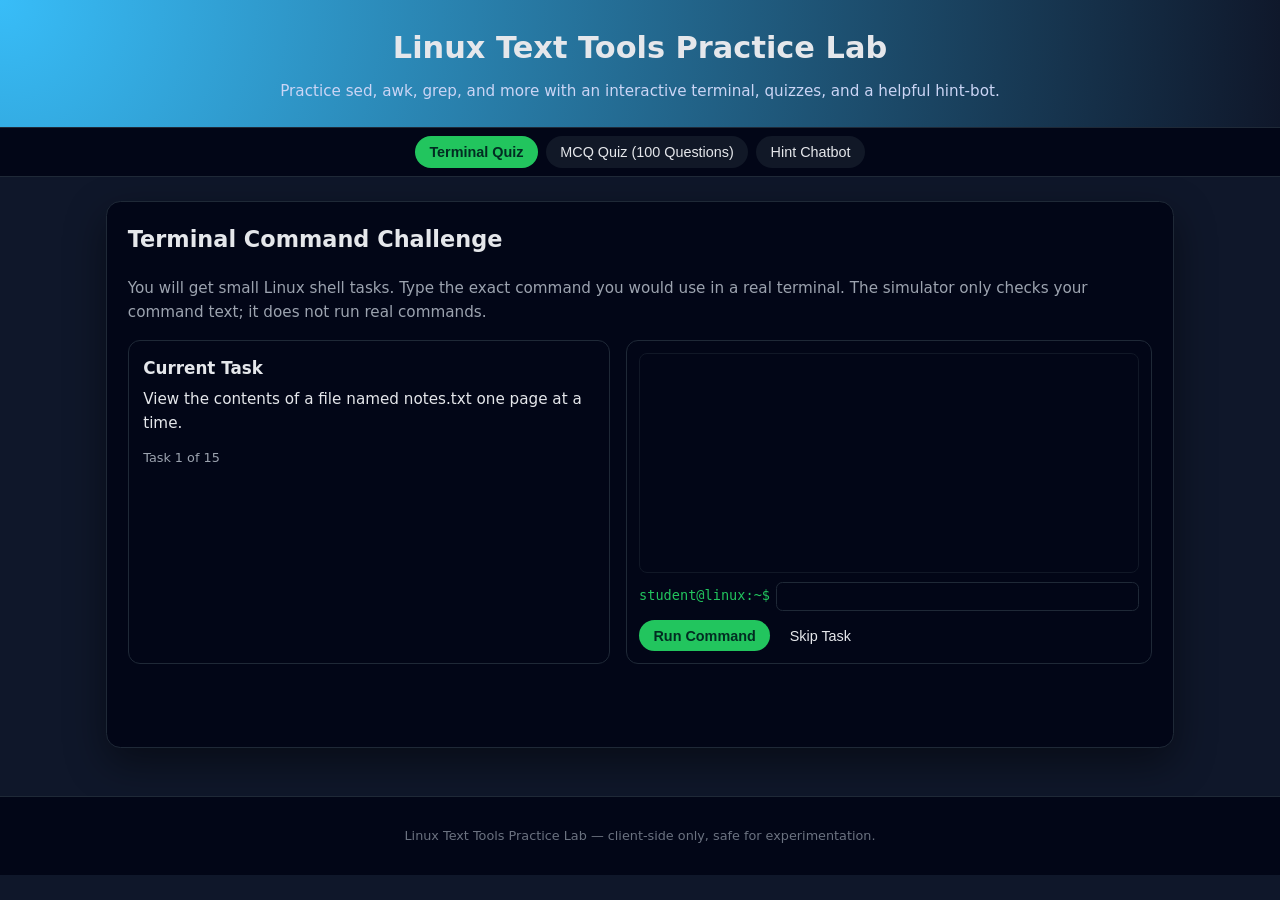
<file: Unit10/index.html>
<!DOCTYPE html>
<html lang="en">
<head>
  <meta charset="UTF-8" />
  <title>Linux Text Tools Practice Lab</title>
  <meta name="viewport" content="width=device-width, initial-scale=1" />
  <link rel="stylesheet" href="style.css" />
</head>
<body>
  <header>
    <h1>Linux Text Tools Practice Lab</h1>
    <p>Practice sed, awk, grep, and more with an interactive terminal, quizzes, and a helpful hint-bot.</p>
  </header>

  <nav class="tabs">
    <button class="tab-button active" data-target="terminal-section">Terminal Quiz</button>
    <button class="tab-button" data-target="mcq-section">MCQ Quiz (100 Questions)</button>
    <button class="tab-button" data-target="chatbot-section">Hint Chatbot</button>
  </nav>

  <main>
    <!-- Terminal Quiz Section -->
    <section id="terminal-section" class="tab-section active">
      <h2>Terminal Command Challenge</h2>
      <p class="section-intro">
        You will get small Linux shell tasks. Type the exact command you would use in a real terminal.
        The simulator only checks your command text; it does not run real commands.
      </p>

      <div id="terminal-quiz">
        <div id="task-box">
          <h3>Current Task</h3>
          <p id="task-text"></p>
          <p id="task-progress"></p>
        </div>

        <div id="terminal-window">
          <div id="terminal-output" aria-live="polite"></div>
          <div class="terminal-input-row">
            <span class="prompt">student@linux:~$</span>
            <input id="terminal-input" type="text" autocomplete="off" />
          </div>
          <button id="submit-command">Run Command</button>
          <button id="skip-command" class="secondary">Skip Task</button>
        </div>

        <p id="terminal-feedback" class="feedback"></p>
      </div>
    </section>

    <!-- MCQ Section -->
    <section id="mcq-section" class="tab-section">
      <h2>Multiple Choice Quiz</h2>
      <p class="section-intro">
        Answer 100 unique questions about Linux text tools and shell basics. Your score updates as you go.
      </p>

      <div id="mcq-quiz">
        <div id="mcq-meta">
          <span id="mcq-counter"></span>
          <span id="mcq-score"></span>
        </div>
        <h3 id="mcq-question"></h3>
        <ul id="mcq-options"></ul>
        <p id="mcq-feedback" class="feedback"></p>
        <div class="mcq-actions">
          <button id="next-question">Next Question</button>
          <button id="restart-quiz" class="secondary">Restart Quiz</button>
        </div>
      </div>
    </section>

    <!-- Chatbot Section -->
    <section id="chatbot-section" class="tab-section">
      <h2>Hint Chatbot</h2>
      <p class="section-intro">
        Ask for help about a question or command. The bot will only give you <strong>hints</strong> &mdash;
        not full answers or exact commands.
      </p>

      <div id="chatbot">
        <div id="chat-window" aria-live="polite">
          <div class="bot message">
            <p><strong>Bot:</strong> Hi! Tell me what you are stuck on &mdash; an MCQ like Q9 or a terminal task like T3 &mdash; and I will nudge you in the right direction without giving the full answer.</p>
          </div>
        </div>
        <div class="chat-input-row">
          <input id="chat-input" type="text" placeholder="Example: 'hint for Q9', 'stuck on task 3', 'how to use sed to replace?'" autocomplete="off" />
          <button id="chat-send">Send</button>
        </div>
        <p class="hint-note">
          The bot is intentionally vague so that <strong>you</strong> still solve the problem yourself.
        </p>
      </div>
    </section>
  </main>

  <footer>
    <p>Linux Text Tools Practice Lab &mdash; client-side only, safe for experimentation.</p>
  </footer>

  <script src="script.js"></script>
</body>
</html>
</file>
<file: ComArchWeek14Group/styles.css>
*,
*::before,
*::after {
  box-sizing: border-box;
}

:root {
  --bg-page: #020617;
  --bg-panel: #020617ee;
  --bg-panel-soft: #020617f0;
  --accent: #38bdf8;
  --accent-soft: #0ea5e966;
  --accent-strong: #0ea5e9;
  --text-main: #e5e7eb;
  --text-muted: #9ca3af;
  --border-subtle: #1e293b;
  --radius-card: 18px;
  --radius-pill: 999px;
  --shadow-soft: 0 18px 45px rgba(0, 0, 0, 0.8);
  --shadow-subtle: 0 10px 30px rgba(15, 23, 42, 0.8);
}

html,
body {
  margin: 0;
  padding: 0;
  font-family: system-ui, -apple-system, BlinkMacSystemFont, "Segoe UI", sans-serif;
  color: var(--text-main);
  background: var(--bg-page);
}

.bg-layer {
  position: fixed;
  inset: 0;
  z-index: -1;
  background:
    radial-gradient(circle at 10% 0%, #0f172acc 0, transparent 50%),
    radial-gradient(circle at 90% 100%, #1d4ed866 0, transparent 55%),
    radial-gradient(circle at 0% 100%, #0ea5e911 0, transparent 55%);
  background-color: var(--bg-page);
  animation: bgShift 18s ease-in-out infinite alternate;
}

@keyframes bgShift {
  0% {
    background-position: 0% 0%, 100% 100%, 0% 100%;
  }
  50% {
    background-position: 20% 10%, 80% 90%, 5% 90%;
  }
  100% {
    background-position: 0% 20%, 100% 80%, 0% 100%;
  }
}

.page {
  max-width: 1180px;
  margin: 0 auto;
  padding: 80px 18px 32px 18px;
}

.topbar {
  position: sticky;
  top: 0;
  z-index: 20;
  display: flex;
  justify-content: space-between;
  align-items: center;
  padding: 10px 18px;
  background: linear-gradient(to bottom, #020617f5, #020617e6, transparent);
  backdrop-filter: blur(14px);
  border-bottom: 1px solid rgba(30, 64, 175, 0.35);
}

.brand {
  display: flex;
  align-items: center;
  gap: 8px;
}

.brand-mark {
  width: 26px;
  height: 26px;
  border-radius: 40%;
  display: inline-flex;
  align-items: center;
  justify-content: center;
  font-size: 13px;
  font-weight: 800;
  background: radial-gradient(circle at 30% 0%, #38bdf8, #0ea5e9 60%, #0f172a);
  color: #0b1120;
  box-shadow: 0 0 16px rgba(56, 189, 248, 0.8);
}

.brand-text {
  font-size: 14px;
  font-weight: 600;
  letter-spacing: 0.04em;
  text-transform: uppercase;
  color: #e5e7eb;
}

.nav-links a {
  color: #cbd5f5;
  text-decoration: none;
  margin-left: 16px;
  font-size: 13px;
  padding: 4px 10px;
  border-radius: var(--radius-pill);
  transition: background 0.15s ease, color 0.15s ease;
}

.nav-links a:hover {
  background: rgba(15, 23, 42, 0.8);
  color: var(--accent);
}

.hero {
  display: grid;
  grid-template-columns: minmax(0, 1.4fr) minmax(0, 1fr);
  gap: 18px;
  align-items: stretch;
  margin-bottom: 20px;
}

.hero-main h1 {
  font-size: clamp(28px, 4vw, 34px);
  margin: 4px 0 10px 0;
}

.hero-subtitle {
  font-size: 14px;
  color: var(--text-muted);
  max-width: 560px;
}

.hero-tags {
  display: flex;
  flex-wrap: wrap;
  gap: 6px;
  margin-top: 12px;
}

.tag {
  padding: 4px 10px;
  border-radius: var(--radius-pill);
  background: rgba(15, 23, 42, 0.9);
  border: 1px solid rgba(56, 189, 248, 0.35);
  font-size: 11px;
  color: #e0f2fe;
}

.hero-aside {
  display: flex;
  justify-content: flex-end;
}

.hero-card {
  background: var(--bg-panel-soft);
  border-radius: var(--radius-card);
  padding: 16px 18px;
  border: 1px solid rgba(148, 163, 184, 0.4);
  box-shadow: var(--shadow-soft);
}

.hero-card h2 {
  margin-top: 0;
  margin-bottom: 8px;
  font-size: 18px;
}

.hero-card ul {
  padding-left: 18px;
  margin: 0;
  font-size: 13px;
}

.grid-two {
  display: grid;
  grid-template-columns: minmax(0, 1.1fr) minmax(0, 1.2fr);
  gap: 16px;
  margin-bottom: 20px;
}

.grid-one {
  display: grid;
  grid-template-columns: minmax(0, 1fr);
  margin-bottom: 20px;
}

.card {
  background: var(--bg-panel);
  border-radius: var(--radius-card);
  padding: 16px 18px 18px 18px;
  border: 1px solid rgba(148, 163, 184, 0.4);
  box-shadow: var(--shadow-subtle);
}

.card h2 {
  margin-top: 0;
  margin-bottom: 6px;
  font-size: 18px;
}

.card h3 {
  font-size: 15px;
  margin-top: 10px;
  margin-bottom: 4px;
}

.muted {
  color: var(--text-muted);
  font-size: 13px;
}

.small {
  font-size: 12px;
}

.top-space {
  margin-top: 8px;
}

.columns-2 {
  display: grid;
  grid-template-columns: minmax(0, 1fr) minmax(0, 1fr);
  gap: 12px;
  margin-top: 8px;
}

.code {
  background: #020617;
  color: #e5e7eb;
  border-radius: 12px;
  padding: 10px 12px;
  font-size: 12px;
  border: 1px solid rgba(15, 118, 255, 0.5);
  box-shadow: 0 10px 24px rgba(15, 23, 42, 0.9);
  overflow-x: auto;
}

.code code {
  font-family: ui-monospace, SFMono-Regular, Menlo, Monaco, Consolas, "Liberation Mono",
    "Courier New", monospace;
}

.bullet {
  list-style-type: disc;
  padding-left: 18px;
  font-size: 13px;
}

.sim-card {
  position: relative;
  overflow: hidden;
}

.sim-card::before {
  content: "";
  position: absolute;
  inset: -20%;
  opacity: 0.15;
  background: radial-gradient(circle at 80% 0%, #38bdf8, transparent 60%);
  pointer-events: none;
}

.sim-header {
  display: flex;
  justify-content: space-between;
  align-items: center;
  gap: 10px;
  margin-bottom: 10px;
}

.pill-label {
  padding: 4px 10px;
  border-radius: var(--radius-pill);
  background: rgba(15, 23, 42, 0.9);
  border: 1px solid rgba(56, 189, 248, 0.7);
  font-size: 11px;
  font-weight: 600;
  text-transform: uppercase;
  letter-spacing: 0.08em;
}

.sim-controls {
  margin-bottom: 8px;
  border-radius: 14px;
  background: #020617;
  border: 1px solid rgba(15, 23, 42, 0.85);
  padding: 10px 12px;
}

.sim-controls-row {
  display: flex;
  flex-wrap: wrap;
  align-items: center;
  gap: 8px;
}

.sim-controls-row + .sim-controls-row {
  margin-top: 8px;
}

.slider-label {
  display: flex;
  align-items: center;
  gap: 8px;
  flex: 1;
  font-size: 13px;
  color: var(--text-muted);
}

.slider-label input[type="range"] {
  flex: 1;
}

.slider-value {
  min-width: 24px;
  text-align: center;
  padding: 3px 8px;
  border-radius: var(--radius-pill);
  background: rgba(15, 23, 42, 0.8);
  border: 1px solid rgba(56, 189, 248, 0.7);
  font-size: 11px;
  color: #f1f5f9;
}

.label-text {
  color: var(--text-main);
  font-weight: 500;
}

.sim-controls button {
  border-radius: var(--radius-pill);
  border: 1px solid rgba(148, 163, 184, 0.5);
  background: #020617;
  color: var(--text-main);
  padding: 6px 14px;
  font-size: 12px;
  cursor: pointer;
  transition: background 0.12s ease, transform 0.08s ease, box-shadow 0.12s ease,
    border-color 0.12s ease;
}

.sim-controls button:hover {
  background: #020617;
  border-color: rgba(56, 189, 248, 0.9);
  box-shadow: 0 0 0 1px rgba(56, 189, 248, 0.4);
  transform: translateY(-1px);
}

.sim-controls button:active {
  transform: translateY(1px);
  box-shadow: none;
}

.sim-controls button.ghost {
  border-style: dashed;
  border-color: rgba(148, 163, 184, 0.6);
  color: var(--text-muted);
}

.sim-layout {
  display: grid;
  grid-template-columns: minmax(0, 1.4fr) minmax(0, 0.95fr);
  gap: 14px;
  margin-top: 10px;
}

.step-header {
  margin-bottom: 4px;
}

.step-label {
  font-size: 11px;
  letter-spacing: 0.08em;
  text-transform: uppercase;
  color: var(--text-muted);
}

.step-title {
  font-size: 16px;
  font-weight: 600;
}

.step-desc {
  font-size: 13px;
  color: var(--text-muted);
  margin-top: 2px;
  margin-bottom: 8px;
}

.metrics-row {
  display: flex;
  flex-wrap: wrap;
  gap: 8px;
  margin-bottom: 8px;
}

.metric {
  background: #020617;
  border-radius: 12px;
  padding: 8px 10px;
  border: 1px solid rgba(30, 64, 175, 0.7);
  min-width: 140px;
}

.metric-label {
  font-size: 11px;
  color: var(--text-muted);
  margin-bottom: 2px;
}

.metric-value {
  font-size: 15px;
  font-weight: 600;
  color: var(--accent);
}

.metric-value.secondary {
  color: #a5b4fc;
}

.legend {
  display: flex;
  gap: 10px;
  align-items: center;
  font-size: 11px;
  color: var(--text-muted);
  margin-bottom: 6px;
}

.legend-item {
  display: inline-flex;
  align-items: center;
  gap: 6px;
}

.legend-swatch {
  width: 16px;
  height: 10px;
  border-radius: 999px;
  border: 1px solid #1e293b;
}

.legend-swatch.used {
  background: linear-gradient(135deg, #38bdf8, #818cf8);
  border-color: #38bdf8;
}

.legend-swatch.free {
  background: #1f2937;
}

.memory-grid-wrapper h3 {
  font-size: 14px;
  margin-bottom: 3px;
}

.memory-grid {
  display: grid;
  grid-template-columns: repeat(8, minmax(0, 1fr));
  gap: 6px;
  margin-top: 6px;
}

.memory-block {
  width: 100%;
  padding-top: 100%;
  position: relative;
  border-radius: 10px;
  background: radial-gradient(circle at 30% 20%, #0f172a, #020617);
  border: 1px solid #1e293b;
  overflow: hidden;
  transition: background 0.16s ease, box-shadow 0.16s ease, transform 0.08s ease,
    border-color 0.16s ease;
}

.memory-block-inner {
  position: absolute;
  inset: 0;
}

.memory-block-index {
  position: absolute;
  bottom: 4px;
  right: 6px;
  font-size: 10px;
  color: #6b7280;
}

.memory-block.used {
  background: radial-gradient(circle at 20% 0%, #38bdf8, #1d4ed8 50%, #020617);
  border-color: #38bdf8;
  box-shadow: 0 0 16px rgba(56, 189, 248, 0.9);
  transform: translateY(-1px);
}

.memory-block.used .memory-block-index {
  color: #e5e7eb;
}

.sim-aside h3 {
  font-size: 14px;
  margin-top: 0;
  margin-bottom: 4px;
}

.annotation-card {
  background: #020617;
  border-radius: 12px;
  border: 1px solid rgba(30, 64, 175, 0.8);
  padding: 8px 10px;
  margin-top: 8px;
}

.annotation-card h4 {
  font-size: 13px;
  margin: 0 0 2px 0;
}

.chart-shell {
  margin-top: 8px;
  border-radius: 14px;
  background: #020617;
  border: 1px solid rgba(15, 23, 42, 0.9);
  padding: 8px 10px;
}

#usage-chart {
  width: 100%;
  height: auto;
  display: block;
}

.reflection {
  margin-top: 10px;
}

.reflection ul {
  padding-left: 16px;
  font-size: 13px;
}

@media (max-width: 1000px) {
  .hero {
    grid-template-columns: minmax(0, 1fr);
  }
  .hero-aside {
    justify-content: flex-start;
  }
  .grid-two {
    grid-template-columns: minmax(0, 1fr);
  }
  .sim-layout {
    grid-template-columns: minmax(0, 1fr);
  }
}

@media (max-width: 700px) {
  .topbar {
    flex-direction: column;
    align-items: flex-start;
    gap: 6px;
  }
  .nav-links {
    display: flex;
    flex-wrap: wrap;
  }
  .nav-links a {
    margin-left: 0;
    margin-right: 8px;
    margin-bottom: 4px;
  }
}

@media (max-width: 520px) {
  .sim-controls-row {
    flex-direction: column;
    align-items: stretch;
  }
  .sim-controls button {
    width: 100%;
  }
  .columns-2 {
    grid-template-columns: minmax(0, 1fr);
  }
}
</file>
<file: Unit10/style.css>
*,
*::before,
*::after {
  box-sizing: border-box;
}

body {
  margin: 0;
  font-family: system-ui, -apple-system, BlinkMacSystemFont, "Segoe UI", sans-serif;
  background: #0f172a;
  color: #e5e7eb;
  line-height: 1.6;
}

header {
  padding: 1.5rem 1rem;
  text-align: center;
  background: radial-gradient(circle at top left, #38bdf8, #0f172a);
  border-bottom: 1px solid #1f2937;
}

header h1 {
  margin: 0;
  font-size: 1.9rem;
}

header p {
  margin: 0.4rem 0 0;
  color: #cbd5f5;
  font-size: 0.95rem;
}

main {
  max-width: 1100px;
  margin: 1.5rem auto 3rem;
  padding: 0 1rem;
}

.tabs {
  display: flex;
  justify-content: center;
  gap: 0.5rem;
  padding: 0.5rem 1rem;
  border-bottom: 1px solid #1f2937;
  background: #020617;
  position: sticky;
  top: 0;
  z-index: 10;
}

.tab-button {
  border: none;
  padding: 0.5rem 0.9rem;
  border-radius: 999px;
  font-size: 0.9rem;
  cursor: pointer;
  background: #111827;
  color: #e5e7eb;
  transition: background 0.2s, transform 0.1s;
}

.tab-button.active {
  background: #22c55e;
  color: #022c22;
  font-weight: 600;
}

.tab-button:hover {
  background: #1f2937;
  transform: translateY(-1px);
}

.tab-section {
  display: none;
  margin-top: 1.5rem;
  padding: 1.2rem 1.3rem;
  border-radius: 0.9rem;
  background: #020617;
  box-shadow: 0 15px 40px rgba(0, 0, 0, 0.45);
  border: 1px solid #1f2937;
}

.tab-section.active {
  display: block;
}

h2 {
  margin-top: 0;
  font-size: 1.4rem;
  color: #e5e7eb;
}

.section-intro {
  font-size: 0.95rem;
  color: #9ca3af;
}

#terminal-quiz {
  display: grid;
  grid-template-columns: minmax(0, 1.1fr) minmax(0, 1.2fr);
  gap: 1rem;
}

@media (max-width: 800px) {
  #terminal-quiz {
    grid-template-columns: minmax(0, 1fr);
  }
}

#task-box {
  padding: 0.9rem;
  border-radius: 0.75rem;
  background: #020617;
  border: 1px solid #1f2937;
}

#task-box h3 {
  margin-top: 0;
  margin-bottom: 0.3rem;
  font-size: 1.05rem;
}

#task-text {
  margin: 0.2rem 0 0.4rem;
  font-size: 0.95rem;
}

#task-progress {
  font-size: 0.8rem;
  color: #9ca3af;
}

#terminal-window {
  background: #020617;
  border-radius: 0.75rem;
  border: 1px solid #1f2937;
  padding: 0.75rem;
}

#terminal-output {
  background: #020617;
  border-radius: 0.5rem;
  padding: 0.6rem 0.7rem;
  height: 220px;
  overflow-y: auto;
  font-family: "Fira Code", monospace;
  font-size: 0.85rem;
  border: 1px solid #111827;
}

.terminal-line {
  margin: 0.1rem 0;
}

.terminal-input-row {
  display: flex;
  align-items: center;
  gap: 0.35rem;
  margin-top: 0.55rem;
  font-family: "Fira Code", monospace;
}

.prompt {
  color: #22c55e;
  font-size: 0.85rem;
}

#terminal-input {
  flex: 1;
  background: #020617;
  border-radius: 0.4rem;
  border: 1px solid #1f2937;
  padding: 0.35rem 0.45rem;
  color: #e5e7eb;
  font-family: inherit;
  font-size: 0.85rem;
}

#terminal-input:focus {
  outline: 1px solid #22c55e;
}

button {
  cursor: pointer;
}

#submit-command,
#skip-command,
#next-question,
#restart-quiz,
#chat-send {
  margin-top: 0.6rem;
  padding: 0.45rem 0.9rem;
  border-radius: 999px;
  border: none;
  font-size: 0.9rem;
}

#submit-command,
#next-question,
#chat-send {
  background: #22c55e;
  color: #022c22;
  font-weight: 600;
}

.secondary {
  background: transparent;
  color: #e5e7eb;
  border: 1px solid #4b5563;
}

#terminal-feedback,
#mcq-feedback {
  min-height: 1.2rem;
  font-size: 0.9rem;
}

.feedback.correct {
  color: #4ade80;
}

.feedback.incorrect {
  color: #f97373;
}

.feedback.neutral {
  color: #e5e7eb;
}

/* MCQ quiz */

#mcq-quiz {
  padding: 0.6rem 0.2rem 0.2rem;
}

#mcq-meta {
  display: flex;
  justify-content: space-between;
  font-size: 0.85rem;
  color: #9ca3af;
  margin-bottom: 0.5rem;
}

#mcq-question {
  font-size: 1.05rem;
  margin-bottom: 0.6rem;
}

#mcq-options {
  list-style: none;
  padding-left: 0;
  margin: 0;
}

#mcq-options li {
  margin-bottom: 0.4rem;
}

.mcq-option-btn {
  width: 100%;
  text-align: left;
  background: #020617;
  border-radius: 0.6rem;
  padding: 0.4rem 0.6rem;
  border: 1px solid #1f2937;
  color: #e5e7eb;
  font-size: 0.9rem;
  transition: background 0.15s, transform 0.05s, border-color 0.15s;
}

.mcq-option-btn:hover {
  background: #111827;
  transform: translateY(-1px);
}

.mcq-option-btn.correct {
  border-color: #22c55e;
  background: #064e3b;
}

.mcq-option-btn.incorrect {
  border-color: #f97373;
  background: #450a0a;
}

.mcq-actions {
  display: flex;
  gap: 0.5rem;
  margin-top: 0.6rem;
}

/* Chatbot */

#chatbot {
  display: flex;
  flex-direction: column;
  gap: 0.6rem;
}

#chat-window {
  border-radius: 0.75rem;
  border: 1px solid #1f2937;
  background: #020617;
  padding: 0.7rem;
  height: 260px;
  overflow-y: auto;
}

.message {
  margin-bottom: 0.45rem;
  font-size: 0.9rem;
}

.message p {
  margin: 0;
}

.message.user p {
  text-align: right;
}

.message.bot p strong {
  color: #38bdf8;
}

.message.user p strong {
  color: #a855f7;
}

.chat-input-row {
  display: flex;
  gap: 0.4rem;
}

#chat-input {
  flex: 1;
  border-radius: 999px;
  border: 1px solid #1f2937;
  padding: 0.4rem 0.7rem;
  background: #020617;
  color: #e5e7eb;
  font-size: 0.9rem;
}

#chat-input:focus {
  outline: 1px solid #38bdf8;
}

.hint-note {
  font-size: 0.8rem;
  color: #9ca3af;
}

/* Footer */

footer {
  text-align: center;
  padding: 1rem;
  font-size: 0.8rem;
  color: #6b7280;
  border-top: 1px solid #1f2937;
  background: #020617;
}
</file>
